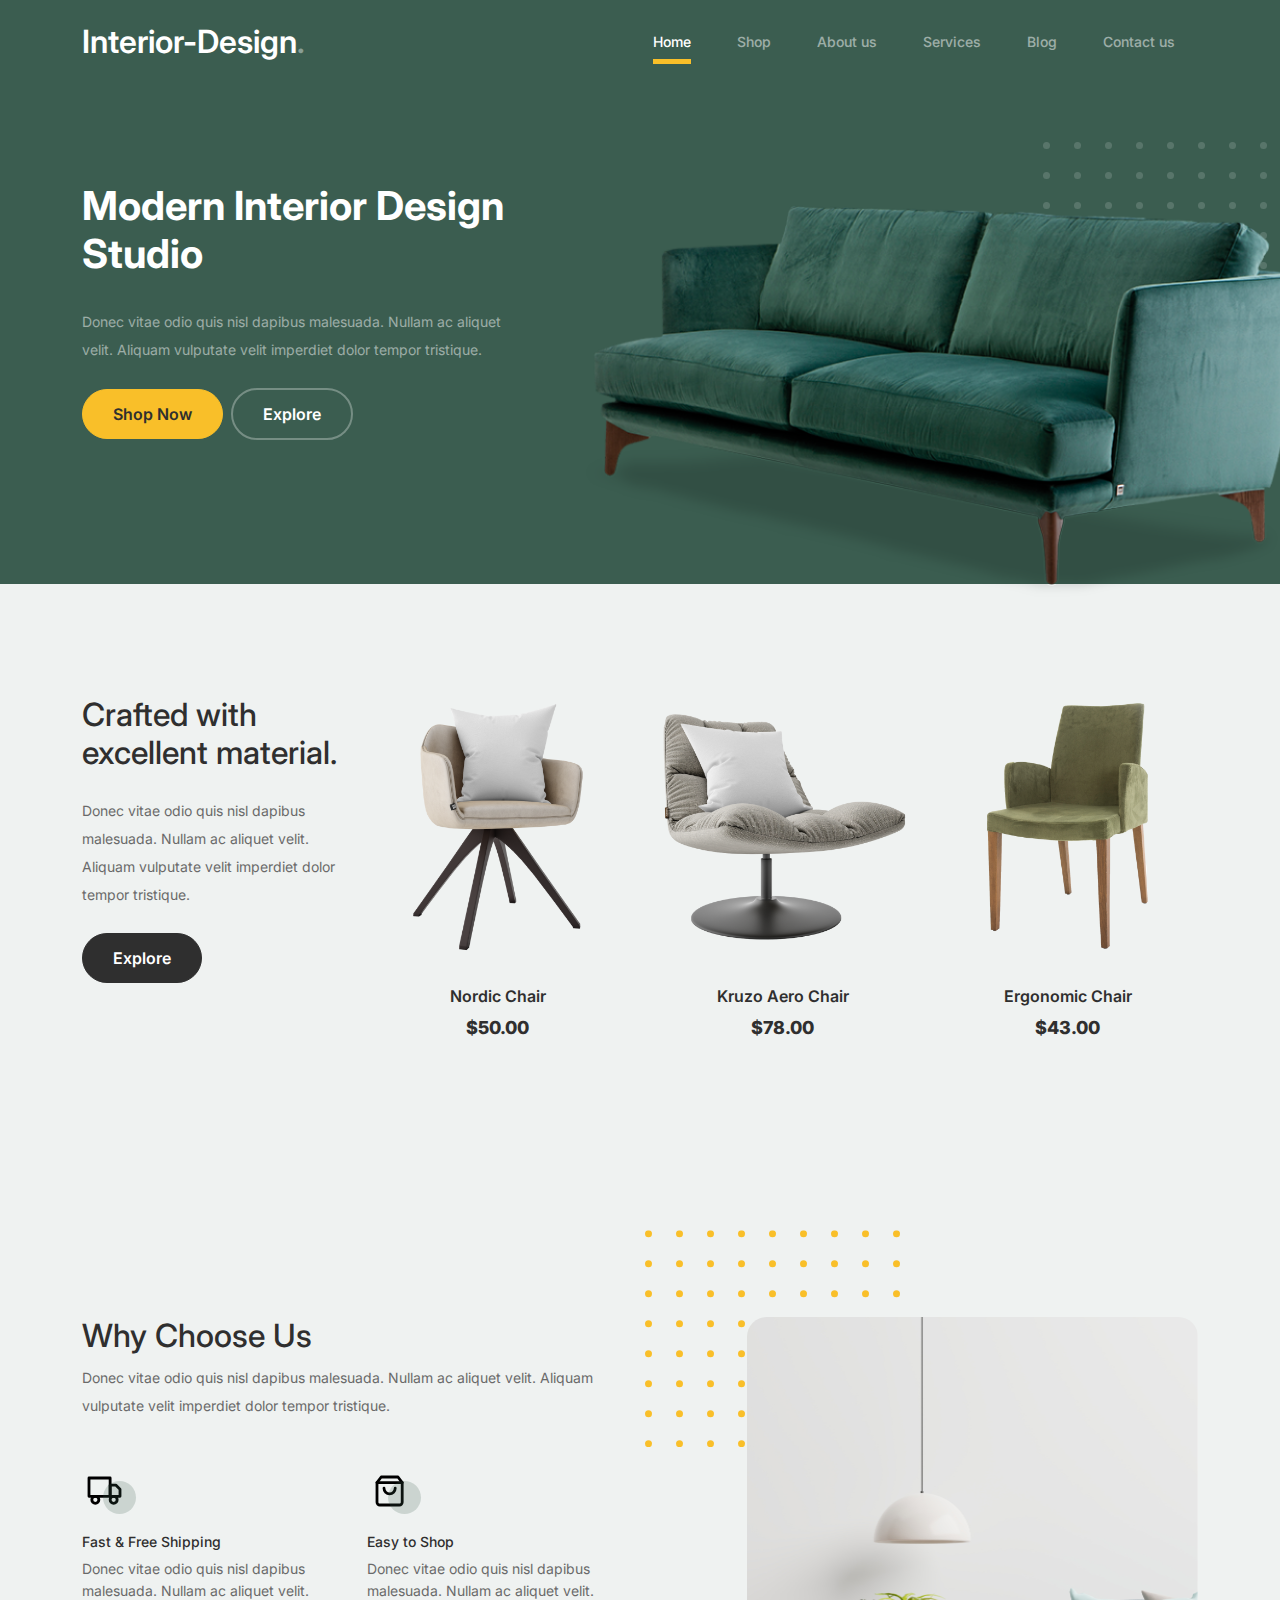
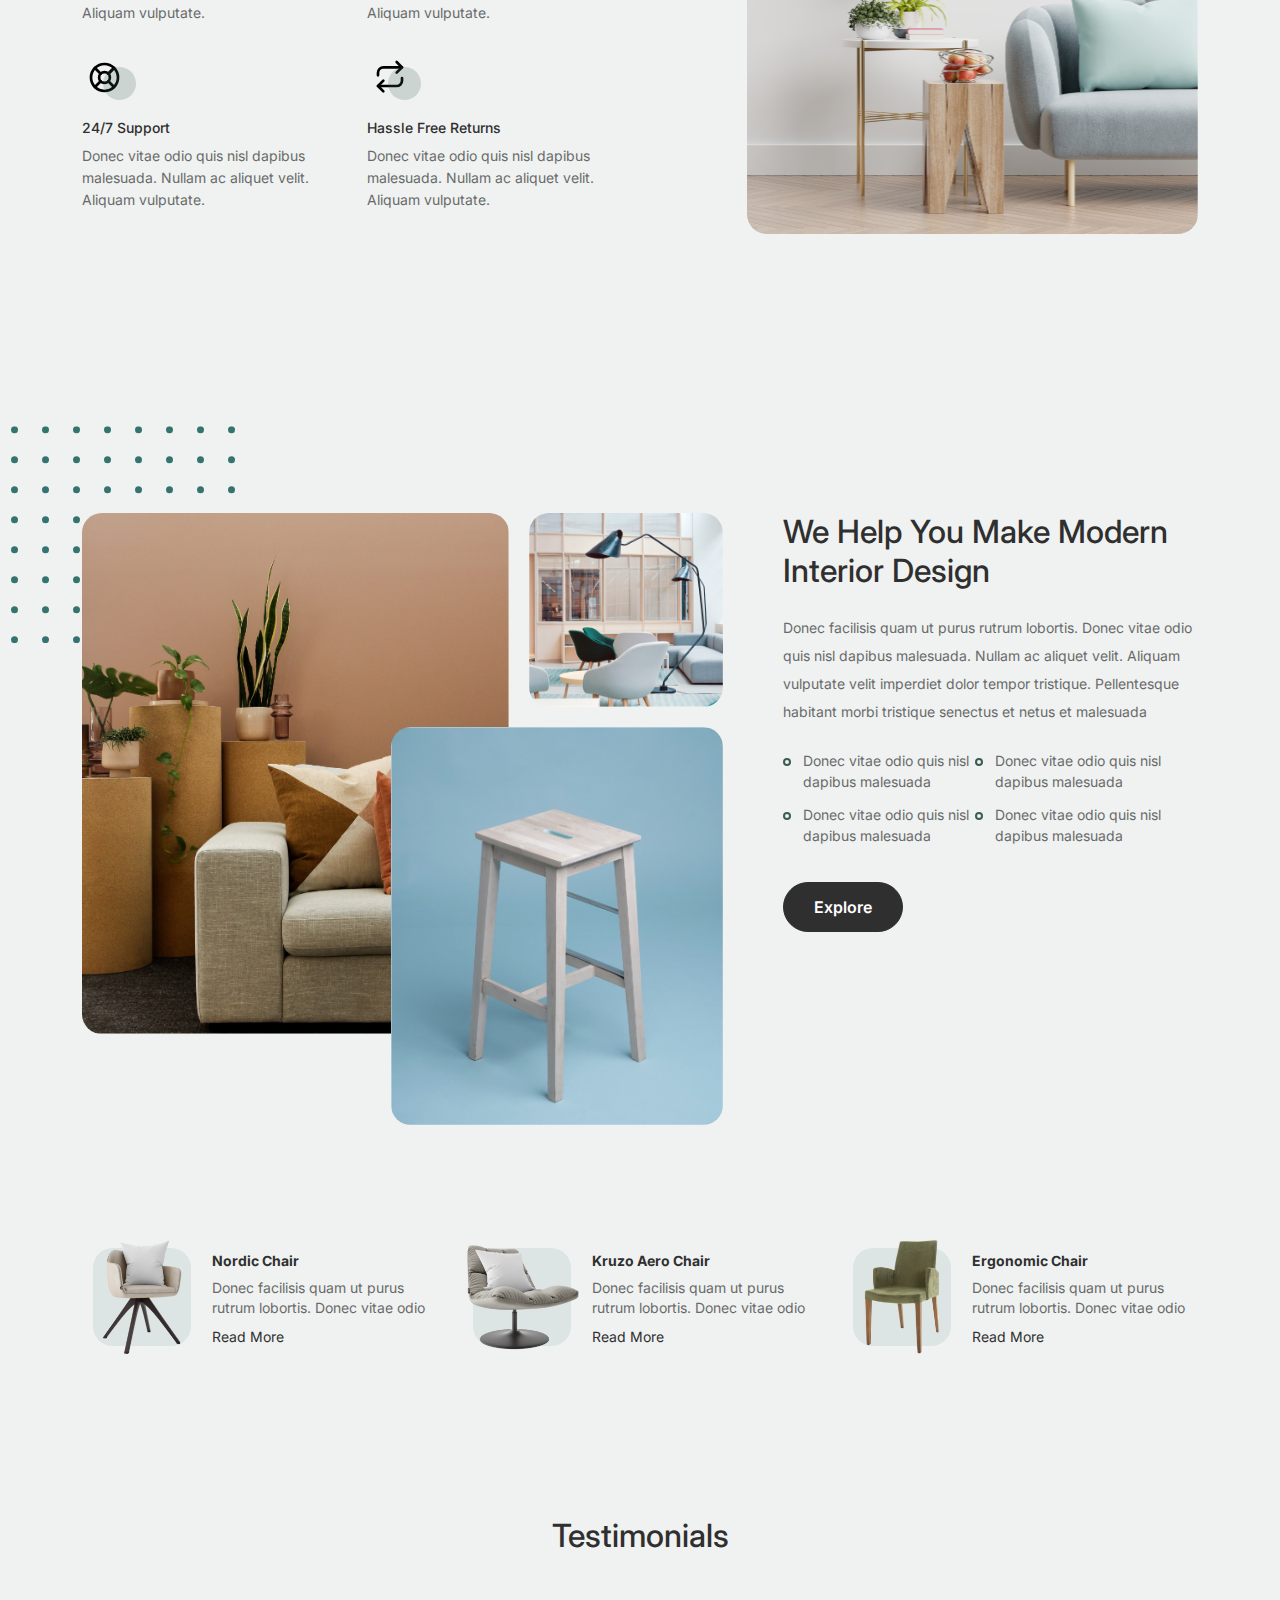
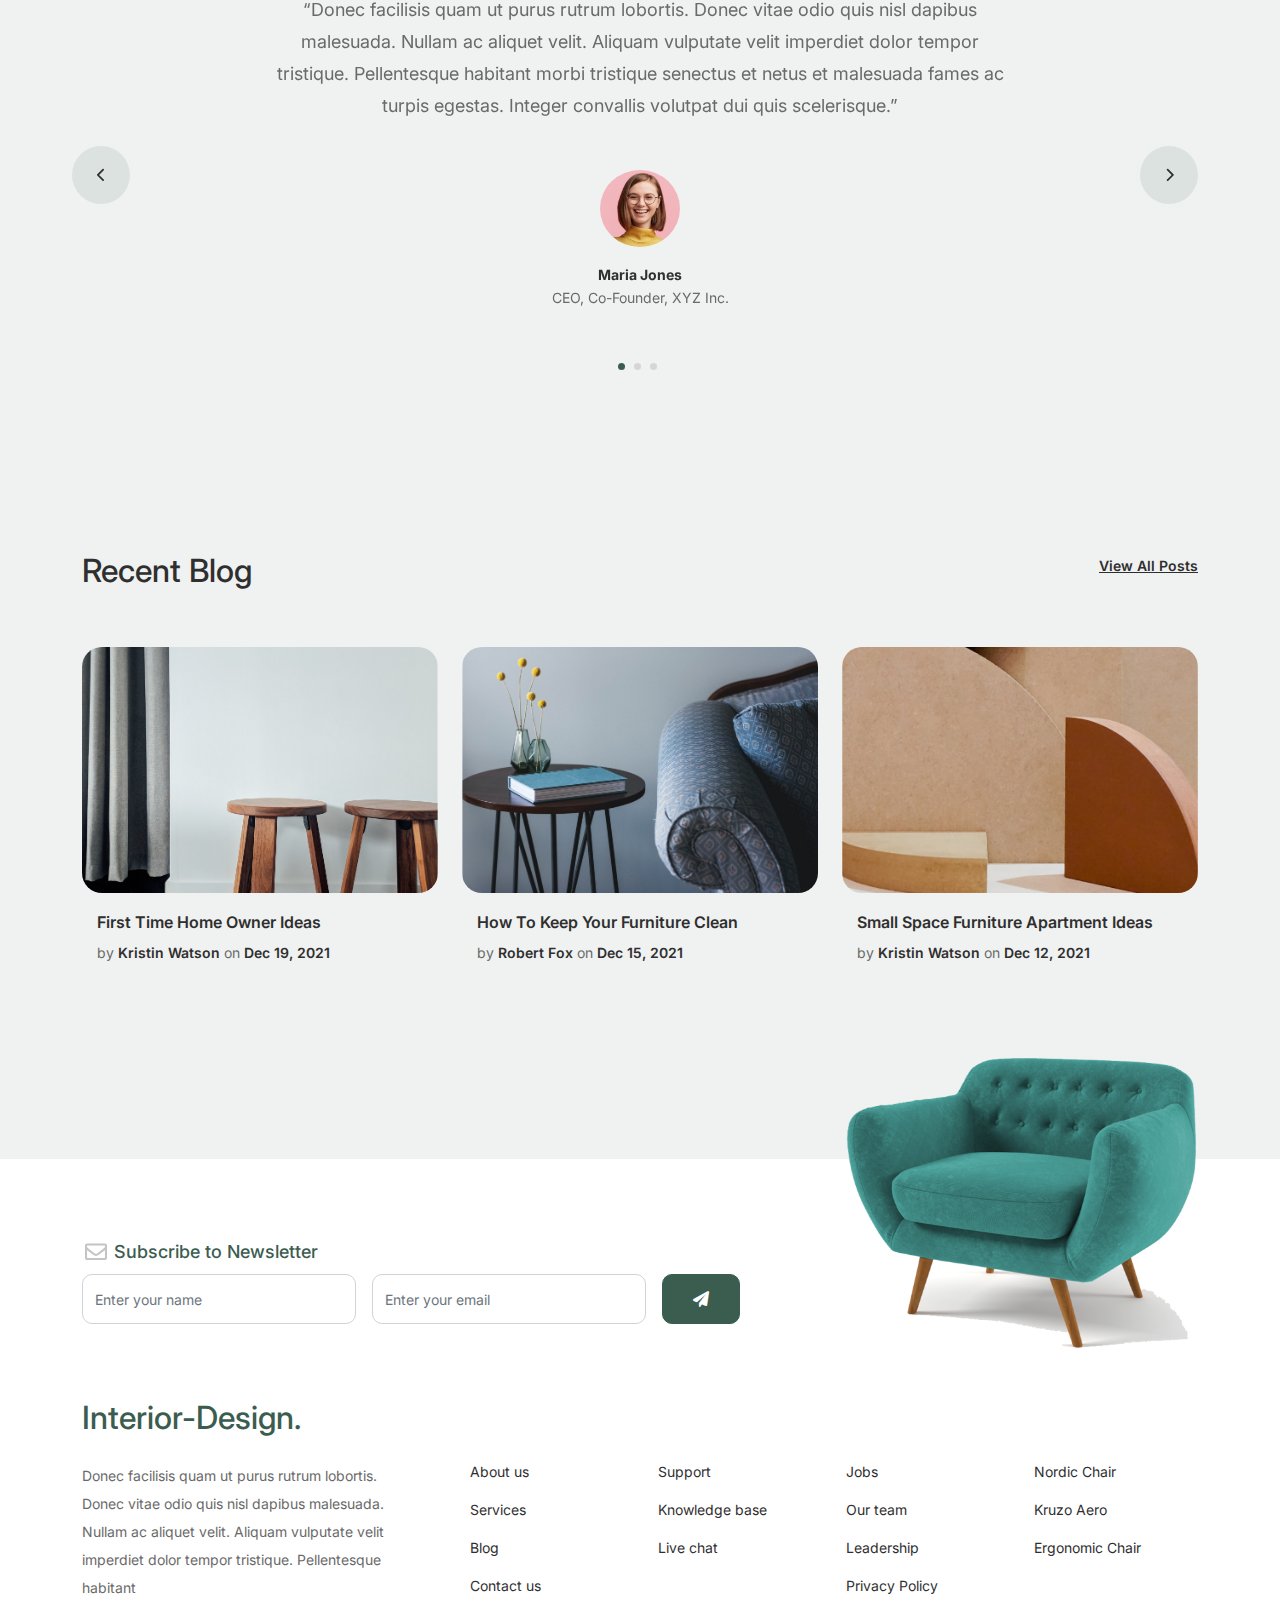
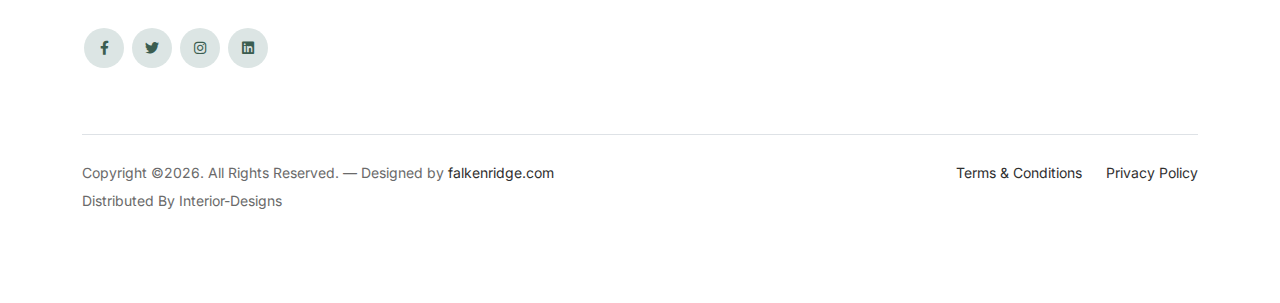
<file: index.html>
<!doctype html>
<html lang="en">
<head>
  <meta charset="utf-8">
  <meta name="viewport" content="width=device-width, initial-scale=1, shrink-to-fit=no">
  <meta name="author" content="falkenridge.com">
  <link rel="shortcut icon" href="">

  <meta name="description" content="" />
  <meta name="keywords" content="bootstrap, bootstrap4" />

		<!-- Bootstrap CSS -->
		<link href="css/bootstrap.min.css" rel="stylesheet">
		<link href="https://cdnjs.cloudflare.com/ajax/libs/font-awesome/6.0.0-beta3/css/all.min.css" rel="stylesheet">
		<link href="css/tiny-slider.css" rel="stylesheet">
		<link href="css/style.css" rel="stylesheet">
		<title>Interior-Design </title>
	</head>

	<body>

		<!-- Start Header/Navigation -->
		<nav class="custom-navbar navbar navbar navbar-expand-md navbar-dark bg-dark" arial-label="Furni navigation bar">

			<div class="container">
				<a class="navbar-brand" href="index.html">Interior-Design<span>.</span></a>

				<button class="navbar-toggler" type="button" data-bs-toggle="collapse" data-bs-target="#navbarsFurni" aria-controls="navbarsFurni" aria-expanded="false" aria-label="Toggle navigation">
					<span class="navbar-toggler-icon"></span>
				</button>

				<div class="collapse navbar-collapse" id="navbarsFurni">
					<ul class="custom-navbar-nav navbar-nav ms-auto mb-2 mb-md-0">
						<li class="nav-item active">
							<a class="nav-link" href="index.html">Home</a>
						</li>
						<li><a class="nav-link" href="shop.html">Shop</a></li>
						<li><a class="nav-link" href="about.html">About us</a></li>
						<li><a class="nav-link" href="services.html">Services</a></li>
						<li><a class="nav-link" href="blog.html">Blog</a></li>
						<li><a class="nav-link" href="contact.html">Contact us</a></li>
					</ul>

					<!-- <ul class="custom-navbar-cta navbar-nav mb-2 mb-md-0 ms-5">
						<li><a class="nav-link" href="#"><img src="images/user.svg"></a></li>
						<li><a class="nav-link" href="cart.html"><img src="images/cart.svg"></a></li>
					</ul> -->
				</div>
			</div>
				
		</nav>
		<!-- End Header/Navigation -->

		<!-- Start Hero Section -->
			<div class="hero">
				<div class="container">
					<div class="row justify-content-between">
						<div class="col-lg-5">
							<div class="intro-excerpt">
								<h1>Modern Interior <span clsas="d-block">Design Studio</span></h1>
								<p class="mb-4">Donec vitae odio quis nisl dapibus malesuada. Nullam ac aliquet velit. Aliquam vulputate velit imperdiet dolor tempor tristique.</p>
								<p><a href="" class="btn btn-secondary me-2">Shop Now</a><a href="#" class="btn btn-white-outline">Explore</a></p>
							</div>
						</div>
						<div class="col-lg-7">
							<div class="hero-img-wrap">
								<img src="images/couch.png" class="img-fluid">
							</div>
						</div>
					</div>
				</div>
			</div>
		<!-- End Hero Section -->

		<!-- Start Product Section -->
		<div class="product-section">
			<div class="container">
				<div class="row">

					<!-- Start Column 1 -->
					<div class="col-md-12 col-lg-3 mb-5 mb-lg-0">
						<h2 class="mb-4 section-title">Crafted with excellent material.</h2>
						<p class="mb-4">Donec vitae odio quis nisl dapibus malesuada. Nullam ac aliquet velit. Aliquam vulputate velit imperdiet dolor tempor tristique. </p>
						<p><a href="shop.html" class="btn">Explore</a></p>
					</div> 
					<!-- End Column 1 -->

					<!-- Start Column 2 -->
					<div class="col-12 col-md-4 col-lg-3 mb-5 mb-md-0">
						<a class="product-item" href="cart.html">
							<img src="images/product-1.png" class="img-fluid product-thumbnail">
							<h3 class="product-title">Nordic Chair</h3>
							<strong class="product-price">$50.00</strong>

							<span class="icon-cross">
								<img src="images/cross.svg" class="img-fluid">
							</span>
						</a>
					</div> 
					<!-- End Column 2 -->

					<!-- Start Column 3 -->
					<div class="col-12 col-md-4 col-lg-3 mb-5 mb-md-0">
						<a class="product-item" href="cart.html">
							<img src="images/product-2.png" class="img-fluid product-thumbnail">
							<h3 class="product-title">Kruzo Aero Chair</h3>
							<strong class="product-price">$78.00</strong>

							<span class="icon-cross">
								<img src="images/cross.svg" class="img-fluid">
							</span>
						</a>
					</div>
					<!-- End Column 3 -->

					<!-- Start Column 4 -->
					<div class="col-12 col-md-4 col-lg-3 mb-5 mb-md-0">
						<a class="product-item" href="cart.html">
							<img src="images/product-3.png" class="img-fluid product-thumbnail">
							<h3 class="product-title">Ergonomic Chair</h3>
							<strong class="product-price">$43.00</strong>

							<span class="icon-cross">
								<img src="images/cross.svg" class="img-fluid">
							</span>
						</a>
					</div>
					<!-- End Column 4 -->

				</div>
			</div>
		</div>
		<!-- End Product Section -->

		<!-- Start Why Choose Us Section -->
		<div class="why-choose-section">
			<div class="container">
				<div class="row justify-content-between">
					<div class="col-lg-6">
						<h2 class="section-title">Why Choose Us</h2>
						<p>Donec vitae odio quis nisl dapibus malesuada. Nullam ac aliquet velit. Aliquam vulputate velit imperdiet dolor tempor tristique.</p>

						<div class="row my-5">
							<div class="col-6 col-md-6">
								<div class="feature">
									<div class="icon">
										<img src="images/truck.svg" alt="Image" class="imf-fluid">
									</div>
									<h3>Fast &amp; Free Shipping</h3>
									<p>Donec vitae odio quis nisl dapibus malesuada. Nullam ac aliquet velit. Aliquam vulputate.</p>
								</div>
							</div>

							<div class="col-6 col-md-6">
								<div class="feature">
									<div class="icon">
										<img src="images/bag.svg" alt="Image" class="imf-fluid">
									</div>
									<h3>Easy to Shop</h3>
									<p>Donec vitae odio quis nisl dapibus malesuada. Nullam ac aliquet velit. Aliquam vulputate.</p>
								</div>
							</div>

							<div class="col-6 col-md-6">
								<div class="feature">
									<div class="icon">
										<img src="images/support.svg" alt="Image" class="imf-fluid">
									</div>
									<h3>24/7 Support</h3>
									<p>Donec vitae odio quis nisl dapibus malesuada. Nullam ac aliquet velit. Aliquam vulputate.</p>
								</div>
							</div>

							<div class="col-6 col-md-6">
								<div class="feature">
									<div class="icon">
										<img src="images/return.svg" alt="Image" class="imf-fluid">
									</div>
									<h3>Hassle Free Returns</h3>
									<p>Donec vitae odio quis nisl dapibus malesuada. Nullam ac aliquet velit. Aliquam vulputate.</p>
								</div>
							</div>

						</div>
					</div>

					<div class="col-lg-5">
						<div class="img-wrap">
							<img src="images/why-choose-us-img.jpg" alt="Image" class="img-fluid">
						</div>
					</div>

				</div>
			</div>
		</div>
		<!-- End Why Choose Us Section -->

		<!-- Start We Help Section -->
		<div class="we-help-section">
			<div class="container">
				<div class="row justify-content-between">
					<div class="col-lg-7 mb-5 mb-lg-0">
						<div class="imgs-grid">
							<div class="grid grid-1"><img src="images/img-grid-1.jpg" alt="falkenridge.com"></div>
							<div class="grid grid-2"><img src="images/img-grid-2.jpg" alt="falkenridge.com"></div>
							<div class="grid grid-3"><img src="images/img-grid-3.jpg" alt="falkenridge.com"></div>
						</div>
					</div>
					<div class="col-lg-5 ps-lg-5">
						<h2 class="section-title mb-4">We Help You Make Modern Interior Design</h2>
						<p>Donec facilisis quam ut purus rutrum lobortis. Donec vitae odio quis nisl dapibus malesuada. Nullam ac aliquet velit. Aliquam vulputate velit imperdiet dolor tempor tristique. Pellentesque habitant morbi tristique senectus et netus et malesuada</p>

						<ul class="list-unstyled custom-list my-4">
							<li>Donec vitae odio quis nisl dapibus malesuada</li>
							<li>Donec vitae odio quis nisl dapibus malesuada</li>
							<li>Donec vitae odio quis nisl dapibus malesuada</li>
							<li>Donec vitae odio quis nisl dapibus malesuada</li>
						</ul>
						<p><a herf="#" class="btn">Explore</a></p>
					</div>
				</div>
			</div>
		</div>
		<!-- End We Help Section -->

		<!-- Start Popular Product -->
		<div class="popular-product">
			<div class="container">
				<div class="row">

					<div class="col-12 col-md-6 col-lg-4 mb-4 mb-lg-0">
						<div class="product-item-sm d-flex">
							<div class="thumbnail">
								<img src="images/product-1.png" alt="Image" class="img-fluid">
							</div>
							<div class="pt-3">
								<h3>Nordic Chair</h3>
								<p>Donec facilisis quam ut purus rutrum lobortis. Donec vitae odio </p>
								<p><a href="#">Read More</a></p>
							</div>
						</div>
					</div>

					<div class="col-12 col-md-6 col-lg-4 mb-4 mb-lg-0">
						<div class="product-item-sm d-flex">
							<div class="thumbnail">
								<img src="images/product-2.png" alt="Image" class="img-fluid">
							</div>
							<div class="pt-3">
								<h3>Kruzo Aero Chair</h3>
								<p>Donec facilisis quam ut purus rutrum lobortis. Donec vitae odio </p>
								<p><a href="#">Read More</a></p>
							</div>
						</div>
					</div>

					<div class="col-12 col-md-6 col-lg-4 mb-4 mb-lg-0">
						<div class="product-item-sm d-flex">
							<div class="thumbnail">
								<img src="images/product-3.png" alt="Image" class="img-fluid">
							</div>
							<div class="pt-3">
								<h3>Ergonomic Chair</h3>
								<p>Donec facilisis quam ut purus rutrum lobortis. Donec vitae odio </p>
								<p><a href="#">Read More</a></p>
							</div>
						</div>
					</div>

				</div>
			</div>
		</div>
		<!-- End Popular Product -->

		<!-- Start Testimonial Slider -->
		<div class="testimonial-section">
			<div class="container">
				<div class="row">
					<div class="col-lg-7 mx-auto text-center">
						<h2 class="section-title">Testimonials</h2>
					</div>
				</div>

				<div class="row justify-content-center">
					<div class="col-lg-12">
						<div class="testimonial-slider-wrap text-center">

							<div id="testimonial-nav">
								<span class="prev" data-controls="prev"><span class="fa fa-chevron-left"></span></span>
								<span class="next" data-controls="next"><span class="fa fa-chevron-right"></span></span>
							</div>

							<div class="testimonial-slider">
								
								<div class="item">
									<div class="row justify-content-center">
										<div class="col-lg-8 mx-auto">

											<div class="testimonial-block text-center">
												<blockquote class="mb-5">
													<p>&ldquo;Donec facilisis quam ut purus rutrum lobortis. Donec vitae odio quis nisl dapibus malesuada. Nullam ac aliquet velit. Aliquam vulputate velit imperdiet dolor tempor tristique. Pellentesque habitant morbi tristique senectus et netus et malesuada fames ac turpis egestas. Integer convallis volutpat dui quis scelerisque.&rdquo;</p>
												</blockquote>

												<div class="author-info">
													<div class="author-pic">
														<img src="images/person-1.png" alt="Maria Jones" class="img-fluid">
													</div>
													<h3 class="font-weight-bold">Maria Jones</h3>
													<span class="position d-block mb-3">CEO, Co-Founder, XYZ Inc.</span>
												</div>
											</div>

										</div>
									</div>
								</div> 
								<!-- END item -->

								<div class="item">
									<div class="row justify-content-center">
										<div class="col-lg-8 mx-auto">

											<div class="testimonial-block text-center">
												<blockquote class="mb-5">
													<p>&ldquo;Donec facilisis quam ut purus rutrum lobortis. Donec vitae odio quis nisl dapibus malesuada. Nullam ac aliquet velit. Aliquam vulputate velit imperdiet dolor tempor tristique. Pellentesque habitant morbi tristique senectus et netus et malesuada fames ac turpis egestas. Integer convallis volutpat dui quis scelerisque.&rdquo;</p>
												</blockquote>

												<div class="author-info">
													<div class="author-pic">
														<img src="images/person-1.png" alt="Maria Jones" class="img-fluid">
													</div>
													<h3 class="font-weight-bold">Maria Jones</h3>
													<span class="position d-block mb-3">CEO, Co-Founder, XYZ Inc.</span>
												</div>
											</div>

										</div>
									</div>
								</div> 
								<!-- END item -->

								<div class="item">
									<div class="row justify-content-center">
										<div class="col-lg-8 mx-auto">

											<div class="testimonial-block text-center">
												<blockquote class="mb-5">
													<p>&ldquo;Donec facilisis quam ut purus rutrum lobortis. Donec vitae odio quis nisl dapibus malesuada. Nullam ac aliquet velit. Aliquam vulputate velit imperdiet dolor tempor tristique. Pellentesque habitant morbi tristique senectus et netus et malesuada fames ac turpis egestas. Integer convallis volutpat dui quis scelerisque.&rdquo;</p>
												</blockquote>

												<div class="author-info">
													<div class="author-pic">
														<img src="images/person-1.png" alt="Maria Jones" class="img-fluid">
													</div>
													<h3 class="font-weight-bold">Maria Jones</h3>
													<span class="position d-block mb-3">CEO, Co-Founder, XYZ Inc.</span>
												</div>
											</div>

										</div>
									</div>
								</div> 
								<!-- END item -->

							</div>

						</div>
					</div>
				</div>
			</div>
		</div>
		<!-- End Testimonial Slider -->

		<!-- Start Blog Section -->
		<div class="blog-section">
			<div class="container">
				<div class="row mb-5">
					<div class="col-md-6">
						<h2 class="section-title">Recent Blog</h2>
					</div>
					<div class="col-md-6 text-start text-md-end">
						<a href="#" class="more">View All Posts</a>
					</div>
				</div>

				<div class="row">

					<div class="col-12 col-sm-6 col-md-4 mb-4 mb-md-0">
						<div class="post-entry">
							<a href="#" class="post-thumbnail"><img src="images/post-1.jpg" alt="Image" class="img-fluid"></a>
							<div class="post-content-entry">
								<h3><a href="#">First Time Home Owner Ideas</a></h3>
								<div class="meta">
									<span>by <a href="#">Kristin Watson</a></span> <span>on <a href="#">Dec 19, 2021</a></span>
								</div>
							</div>
						</div>
					</div>

					<div class="col-12 col-sm-6 col-md-4 mb-4 mb-md-0">
						<div class="post-entry">
							<a href="#" class="post-thumbnail"><img src="images/post-2.jpg" alt="Image" class="img-fluid"></a>
							<div class="post-content-entry">
								<h3><a href="#">How To Keep Your Furniture Clean</a></h3>
								<div class="meta">
									<span>by <a href="#">Robert Fox</a></span> <span>on <a href="#">Dec 15, 2021</a></span>
								</div>
							</div>
						</div>
					</div>

					<div class="col-12 col-sm-6 col-md-4 mb-4 mb-md-0">
						<div class="post-entry">
							<a href="#" class="post-thumbnail"><img src="images/post-3.jpg" alt="Image" class="img-fluid"></a>
							<div class="post-content-entry">
								<h3><a href="#">Small Space Furniture Apartment Ideas</a></h3>
								<div class="meta">
									<span>by <a href="#">Kristin Watson</a></span> <span>on <a href="#">Dec 12, 2021</a></span>
								</div>
							</div>
						</div>
					</div>

				</div>
			</div>
		</div>
		<!-- End Blog Section -->	

		<!-- Start Footer Section -->
		<footer class="footer-section">
			<div class="container relative">

				<div class="sofa-img">
					<img src="images/sofa.png" alt="Image" class="img-fluid">
				</div>

				<div class="row">
					<div class="col-lg-8">
						<div class="subscription-form">
							<h3 class="d-flex align-items-center"><span class="me-1"><img src="images/envelope-outline.svg" alt="Image" class="img-fluid"></span><span>Subscribe to Newsletter</span></h3>

							<form action="#" class="row g-3">
								<div class="col-auto">
									<input type="text" class="form-control" placeholder="Enter your name">
								</div>
								<div class="col-auto">
									<input type="email" class="form-control" placeholder="Enter your email">
								</div>
								<div class="col-auto">
									<button class="btn btn-primary">
										<span class="fa fa-paper-plane"></span>
									</button>
								</div>
							</form>

						</div>
					</div>
				</div>

				<div class="row g-5 mb-5">
					<div class="col-lg-4">
						<div class="mb-4 footer-logo-wrap"><a href="#" class="footer-logo">Interior-Design<span>.</span></a></div>
						<p class="mb-4">Donec facilisis quam ut purus rutrum lobortis. Donec vitae odio quis nisl dapibus malesuada. Nullam ac aliquet velit. Aliquam vulputate velit imperdiet dolor tempor tristique. Pellentesque habitant</p>

						<ul class="list-unstyled custom-social">
							<li><a href="#"><span class="fa fa-brands fa-facebook-f"></span></a></li>
							<li><a href="#"><span class="fa fa-brands fa-twitter"></span></a></li>
							<li><a href="#"><span class="fa fa-brands fa-instagram"></span></a></li>
							<li><a href="#"><span class="fa fa-brands fa-linkedin"></span></a></li>
						</ul>
					</div>

					<div class="col-lg-8">
						<div class="row links-wrap">
							<div class="col-6 col-sm-6 col-md-3">
								<ul class="list-unstyled">
									<li><a href="#">About us</a></li>
									<li><a href="#">Services</a></li>
									<li><a href="#">Blog</a></li>
									<li><a href="#">Contact us</a></li>
								</ul>
							</div>

							<div class="col-6 col-sm-6 col-md-3">
								<ul class="list-unstyled">
									<li><a href="#">Support</a></li>
									<li><a href="#">Knowledge base</a></li>
									<li><a href="#">Live chat</a></li>
								</ul>
							</div>

							<div class="col-6 col-sm-6 col-md-3">
								<ul class="list-unstyled">
									<li><a href="#">Jobs</a></li>
									<li><a href="#">Our team</a></li>
									<li><a href="#">Leadership</a></li>
									<li><a href="#">Privacy Policy</a></li>
								</ul>
							</div>

							<div class="col-6 col-sm-6 col-md-3">
								<ul class="list-unstyled">
									<li><a href="#">Nordic Chair</a></li>
									<li><a href="#">Kruzo Aero</a></li>
									<li><a href="#">Ergonomic Chair</a></li>
								</ul>
							</div>
						</div>
					</div>

				</div>

				<div class="border-top copyright">
					<div class="row pt-4">
						<div class="col-lg-6">
							<p class="mb-2 text-center text-lg-start">Copyright &copy;<script>document.write(new Date().getFullYear());</script>. All Rights Reserved. &mdash; Designed by <a href="https://falkenridge.com">falkenridge.com</a> Distributed By <a hreff="https://Interior-Designs.com">Interior-Designs</a>  <!-- License information: https://falkenridge.com/license/ -->
            </p>
						</div>

						<div class="col-lg-6 text-center text-lg-end">
							<ul class="list-unstyled d-inline-flex ms-auto">
								<li class="me-4"><a href="#">Terms &amp; Conditions</a></li>
								<li><a href="#">Privacy Policy</a></li>
							</ul>
						</div>

					</div>
				</div>

			</div>
		</footer>
		<!-- End Footer Section -->	


		<script src="js/bootstrap.bundle.min.js"></script>
		<script src="js/tiny-slider.js"></script>
		<script src="js/custom.js"></script>
	</body>

</html>
</file>
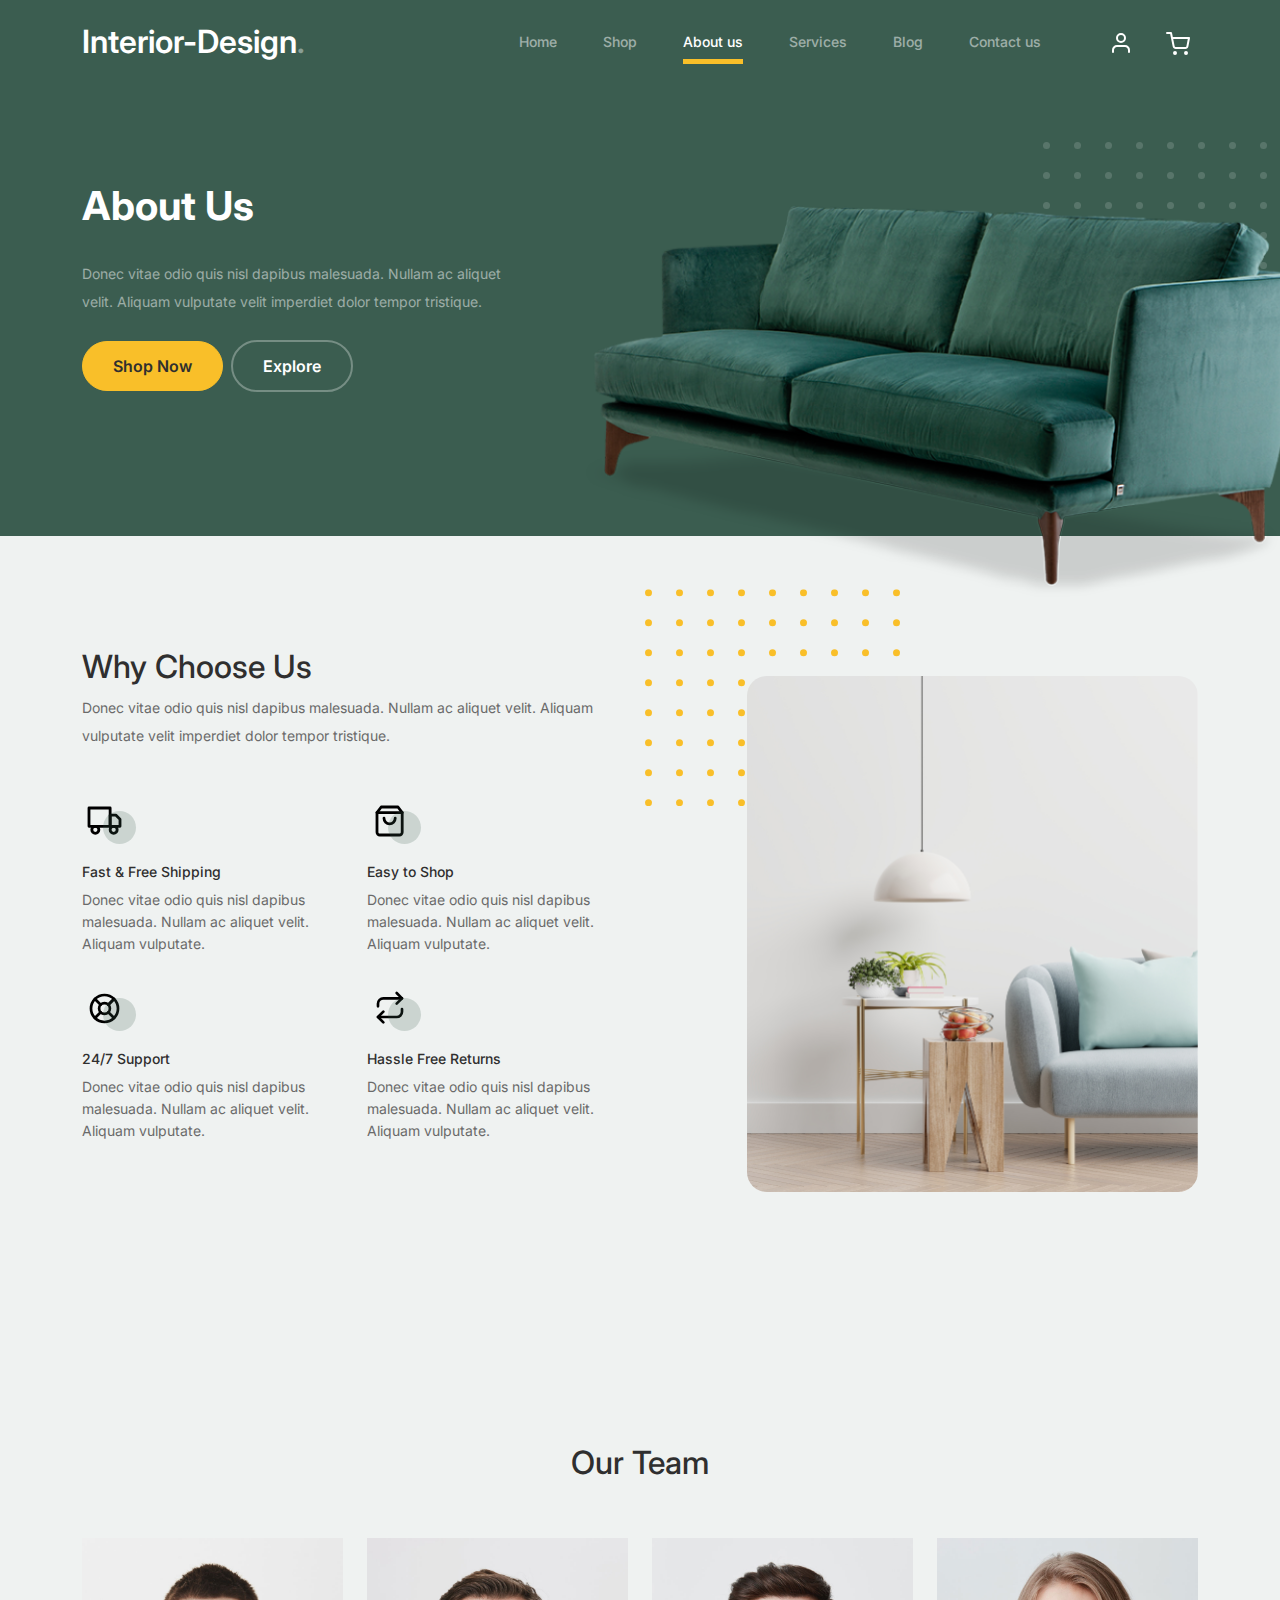
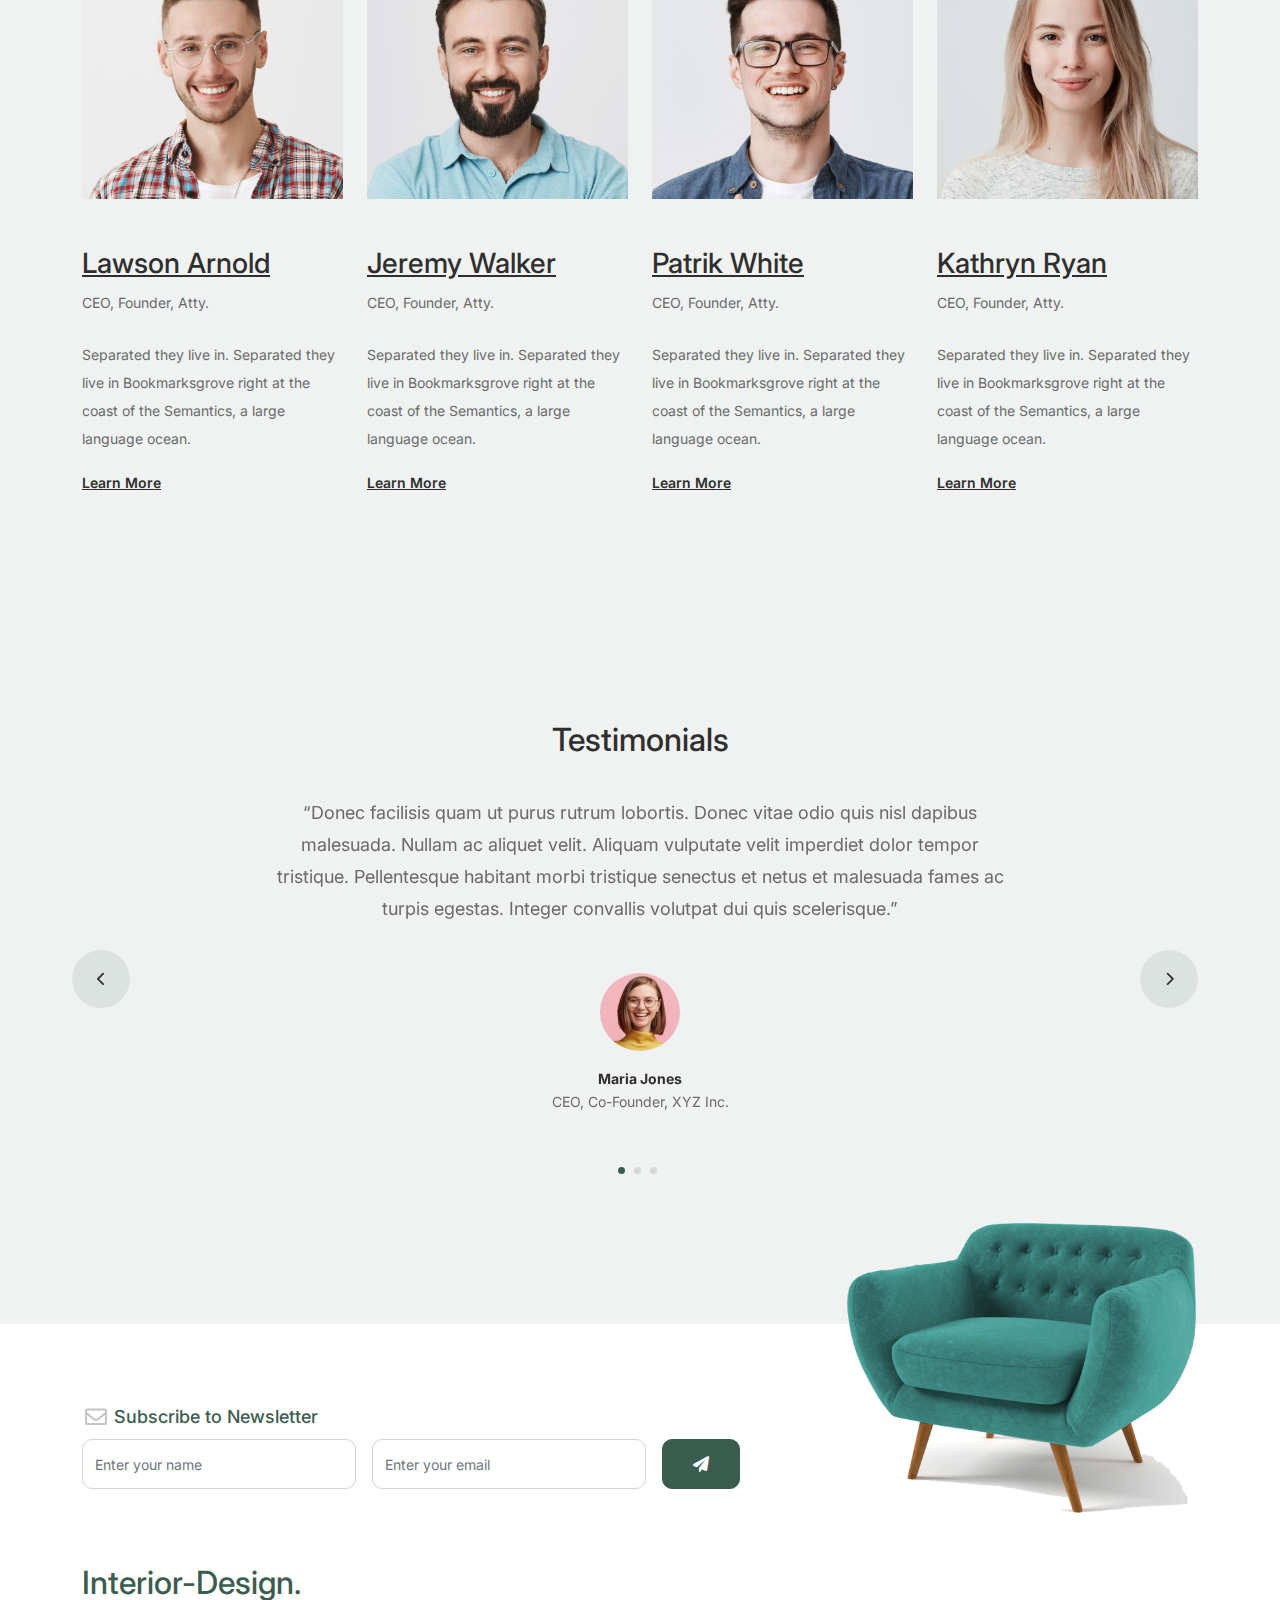
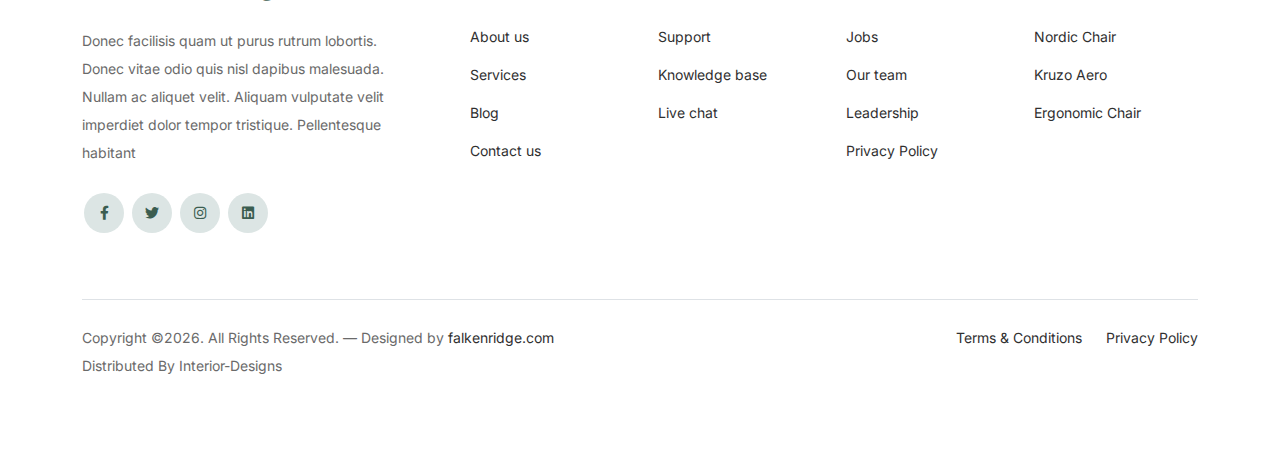
<file: about.html>
<!-- /*
* Bootstrap 5
* Template Name: Furni
* Template Author: falkenridge.com
* Template URI: https://falkenridge.com/
* License: https://creativecommons.org/licenses/by/3.0/
*/ -->
<!doctype html>
<html lang="en">
<head>
  <meta charset="utf-8">
  <meta name="viewport" content="width=device-width, initial-scale=1, shrink-to-fit=no">
  <meta name="author" content="falkenridge.com">
  <link rel="shortcut icon" href="favicon.png">

  <meta name="description" content="" />
  <meta name="keywords" content="bootstrap, bootstrap4" />

		<!-- Bootstrap CSS -->
		<link href="css/bootstrap.min.css" rel="stylesheet">
		<link href="https://cdnjs.cloudflare.com/ajax/libs/font-awesome/6.0.0-beta3/css/all.min.css" rel="stylesheet">
		<link href="css/tiny-slider.css" rel="stylesheet">
		<link href="css/style.css" rel="stylesheet">
		<title>Interior-Design </title>
	</head>

	<body>

		<!-- Start Header/Navigation -->
		<nav class="custom-navbar navbar navbar navbar-expand-md navbar-dark bg-dark" arial-label="Furni navigation bar">

			<div class="container">
				<a class="navbar-brand" href="index.html">Interior-Design<span>.</span></a>

				<button class="navbar-toggler" type="button" data-bs-toggle="collapse" data-bs-target="#navbarsFurni" aria-controls="navbarsFurni" aria-expanded="false" aria-label="Toggle navigation">
					<span class="navbar-toggler-icon"></span>
				</button>

				<div class="collapse navbar-collapse" id="navbarsFurni">
					<ul class="custom-navbar-nav navbar-nav ms-auto mb-2 mb-md-0">
						<li class="nav-item ">
							<a class="nav-link" href="index.html">Home</a>
						</li>
						<li><a class="nav-link" href="shop.html">Shop</a></li>
						<li class="active"><a class="nav-link" href="about.html">About us</a></li>
						<li><a class="nav-link" href="services.html">Services</a></li>
						<li><a class="nav-link" href="blog.html">Blog</a></li>
						<li><a class="nav-link" href="contact.html">Contact us</a></li>
					</ul>

					<ul class="custom-navbar-cta navbar-nav mb-2 mb-md-0 ms-5">
						<li><a class="nav-link" href="#"><img src="images/user.svg"></a></li>
						<li><a class="nav-link" href="cart.html"><img src="images/cart.svg"></a></li>
					</ul>
				</div>
			</div>
				
		</nav>
		<!-- End Header/Navigation -->

		<!-- Start Hero Section -->
			<div class="hero">
				<div class="container">
					<div class="row justify-content-between">
						<div class="col-lg-5">
							<div class="intro-excerpt">
								<h1>About Us</h1>
								<p class="mb-4">Donec vitae odio quis nisl dapibus malesuada. Nullam ac aliquet velit. Aliquam vulputate velit imperdiet dolor tempor tristique.</p>
								<p><a href="" class="btn btn-secondary me-2">Shop Now</a><a href="#" class="btn btn-white-outline">Explore</a></p>
							</div>
						</div>
						<div class="col-lg-7">
							<div class="hero-img-wrap">
								<img src="images/couch.png" class="img-fluid">
							</div>
						</div>
					</div>
				</div>
			</div>
		<!-- End Hero Section -->

		

		<!-- Start Why Choose Us Section -->
		<div class="why-choose-section">
			<div class="container">
				<div class="row justify-content-between align-items-center">
					<div class="col-lg-6">
						<h2 class="section-title">Why Choose Us</h2>
						<p>Donec vitae odio quis nisl dapibus malesuada. Nullam ac aliquet velit. Aliquam vulputate velit imperdiet dolor tempor tristique.</p>

						<div class="row my-5">
							<div class="col-6 col-md-6">
								<div class="feature">
									<div class="icon">
										<img src="images/truck.svg" alt="Image" class="imf-fluid">
									</div>
									<h3>Fast &amp; Free Shipping</h3>
									<p>Donec vitae odio quis nisl dapibus malesuada. Nullam ac aliquet velit. Aliquam vulputate.</p>
								</div>
							</div>

							<div class="col-6 col-md-6">
								<div class="feature">
									<div class="icon">
										<img src="images/bag.svg" alt="Image" class="imf-fluid">
									</div>
									<h3>Easy to Shop</h3>
									<p>Donec vitae odio quis nisl dapibus malesuada. Nullam ac aliquet velit. Aliquam vulputate.</p>
								</div>
							</div>

							<div class="col-6 col-md-6">
								<div class="feature">
									<div class="icon">
										<img src="images/support.svg" alt="Image" class="imf-fluid">
									</div>
									<h3>24/7 Support</h3>
									<p>Donec vitae odio quis nisl dapibus malesuada. Nullam ac aliquet velit. Aliquam vulputate.</p>
								</div>
							</div>

							<div class="col-6 col-md-6">
								<div class="feature">
									<div class="icon">
										<img src="images/return.svg" alt="Image" class="imf-fluid">
									</div>
									<h3>Hassle Free Returns</h3>
									<p>Donec vitae odio quis nisl dapibus malesuada. Nullam ac aliquet velit. Aliquam vulputate.</p>
								</div>
							</div>

						</div>
					</div>

					<div class="col-lg-5">
						<div class="img-wrap">
							<img src="images/why-choose-us-img.jpg" alt="Image" class="img-fluid">
						</div>
					</div>

				</div>
			</div>
		</div>
		<!-- End Why Choose Us Section -->

		<!-- Start Team Section -->
		<div class="untree_co-section">
			<div class="container">

				<div class="row mb-5">
					<div class="col-lg-5 mx-auto text-center">
						<h2 class="section-title">Our Team</h2>
					</div>
				</div>

				<div class="row">

					<!-- Start Column 1 -->
					<div class="col-12 col-md-6 col-lg-3 mb-5 mb-md-0">
						<img src="images/person_1.jpg" class="img-fluid mb-5">
						<h3 clas><a href="#"><span class="">Lawson</span> Arnold</a></h3>
            <span class="d-block position mb-4">CEO, Founder, Atty.</span>
            <p>Separated they live in.
            Separated they live in Bookmarksgrove right at the coast of the Semantics, a large language ocean.</p>
            <p class="mb-0"><a href="#" class="more dark">Learn More <span class="icon-arrow_forward"></span></a></p>
					</div> 
					<!-- End Column 1 -->

					<!-- Start Column 2 -->
					<div class="col-12 col-md-6 col-lg-3 mb-5 mb-md-0">
						<img src="images/person_2.jpg" class="img-fluid mb-5">

						<h3 clas><a href="#"><span class="">Jeremy</span> Walker</a></h3>
            <span class="d-block position mb-4">CEO, Founder, Atty.</span>
            <p>Separated they live in.
            Separated they live in Bookmarksgrove right at the coast of the Semantics, a large language ocean.</p>
            <p class="mb-0"><a href="#" class="more dark">Learn More <span class="icon-arrow_forward"></span></a></p>

					</div> 
					<!-- End Column 2 -->

					<!-- Start Column 3 -->
					<div class="col-12 col-md-6 col-lg-3 mb-5 mb-md-0">
						<img src="images/person_3.jpg" class="img-fluid mb-5">
						<h3 clas><a href="#"><span class="">Patrik</span> White</a></h3>
            <span class="d-block position mb-4">CEO, Founder, Atty.</span>
            <p>Separated they live in.
            Separated they live in Bookmarksgrove right at the coast of the Semantics, a large language ocean.</p>
            <p class="mb-0"><a href="#" class="more dark">Learn More <span class="icon-arrow_forward"></span></a></p>
					</div> 
					<!-- End Column 3 -->

					<!-- Start Column 4 -->
					<div class="col-12 col-md-6 col-lg-3 mb-5 mb-md-0">
						<img src="images/person_4.jpg" class="img-fluid mb-5">

						<h3 clas><a href="#"><span class="">Kathryn</span> Ryan</a></h3>
            <span class="d-block position mb-4">CEO, Founder, Atty.</span>
            <p>Separated they live in.
            Separated they live in Bookmarksgrove right at the coast of the Semantics, a large language ocean.</p>
            <p class="mb-0"><a href="#" class="more dark">Learn More <span class="icon-arrow_forward"></span></a></p>

          
					</div> 
					<!-- End Column 4 -->

					

				</div>
			</div>
		</div>
		<!-- End Team Section -->

		

		<!-- Start Testimonial Slider -->
		<div class="testimonial-section before-footer-section">
			<div class="container">
				<div class="row">
					<div class="col-lg-7 mx-auto text-center">
						<h2 class="section-title">Testimonials</h2>
					</div>
				</div>

				<div class="row justify-content-center">
					<div class="col-lg-12">
						<div class="testimonial-slider-wrap text-center">

							<div id="testimonial-nav">
								<span class="prev" data-controls="prev"><span class="fa fa-chevron-left"></span></span>
								<span class="next" data-controls="next"><span class="fa fa-chevron-right"></span></span>
							</div>

							<div class="testimonial-slider">
								
								<div class="item">
									<div class="row justify-content-center">
										<div class="col-lg-8 mx-auto">

											<div class="testimonial-block text-center">
												<blockquote class="mb-5">
													<p>&ldquo;Donec facilisis quam ut purus rutrum lobortis. Donec vitae odio quis nisl dapibus malesuada. Nullam ac aliquet velit. Aliquam vulputate velit imperdiet dolor tempor tristique. Pellentesque habitant morbi tristique senectus et netus et malesuada fames ac turpis egestas. Integer convallis volutpat dui quis scelerisque.&rdquo;</p>
												</blockquote>

												<div class="author-info">
													<div class="author-pic">
														<img src="images/person-1.png" alt="Maria Jones" class="img-fluid">
													</div>
													<h3 class="font-weight-bold">Maria Jones</h3>
													<span class="position d-block mb-3">CEO, Co-Founder, XYZ Inc.</span>
												</div>
											</div>

										</div>
									</div>
								</div> 
								<!-- END item -->

								<div class="item">
									<div class="row justify-content-center">
										<div class="col-lg-8 mx-auto">

											<div class="testimonial-block text-center">
												<blockquote class="mb-5">
													<p>&ldquo;Donec facilisis quam ut purus rutrum lobortis. Donec vitae odio quis nisl dapibus malesuada. Nullam ac aliquet velit. Aliquam vulputate velit imperdiet dolor tempor tristique. Pellentesque habitant morbi tristique senectus et netus et malesuada fames ac turpis egestas. Integer convallis volutpat dui quis scelerisque.&rdquo;</p>
												</blockquote>

												<div class="author-info">
													<div class="author-pic">
														<img src="images/person-1.png" alt="Maria Jones" class="img-fluid">
													</div>
													<h3 class="font-weight-bold">Maria Jones</h3>
													<span class="position d-block mb-3">CEO, Co-Founder, XYZ Inc.</span>
												</div>
											</div>

										</div>
									</div>
								</div> 
								<!-- END item -->

								<div class="item">
									<div class="row justify-content-center">
										<div class="col-lg-8 mx-auto">

											<div class="testimonial-block text-center">
												<blockquote class="mb-5">
													<p>&ldquo;Donec facilisis quam ut purus rutrum lobortis. Donec vitae odio quis nisl dapibus malesuada. Nullam ac aliquet velit. Aliquam vulputate velit imperdiet dolor tempor tristique. Pellentesque habitant morbi tristique senectus et netus et malesuada fames ac turpis egestas. Integer convallis volutpat dui quis scelerisque.&rdquo;</p>
												</blockquote>

												<div class="author-info">
													<div class="author-pic">
														<img src="images/person-1.png" alt="Maria Jones" class="img-fluid">
													</div>
													<h3 class="font-weight-bold">Maria Jones</h3>
													<span class="position d-block mb-3">CEO, Co-Founder, XYZ Inc.</span>
												</div>
											</div>

										</div>
									</div>
								</div> 
								<!-- END item -->

							</div>

						</div>
					</div>
				</div>
			</div>
		</div>
		<!-- End Testimonial Slider -->

		

		<!-- Start Footer Section -->
		<footer class="footer-section">
			<div class="container relative">

				<div class="sofa-img">
					<img src="images/sofa.png" alt="Image" class="img-fluid">
				</div>

				<div class="row">
					<div class="col-lg-8">
						<div class="subscription-form">
							<h3 class="d-flex align-items-center"><span class="me-1"><img src="images/envelope-outline.svg" alt="Image" class="img-fluid"></span><span>Subscribe to Newsletter</span></h3>

							<form action="#" class="row g-3">
								<div class="col-auto">
									<input type="text" class="form-control" placeholder="Enter your name">
								</div>
								<div class="col-auto">
									<input type="email" class="form-control" placeholder="Enter your email">
								</div>
								<div class="col-auto">
									<button class="btn btn-primary">
										<span class="fa fa-paper-plane"></span>
									</button>
								</div>
							</form>

						</div>
					</div>
				</div>

				<div class="row g-5 mb-5">
					<div class="col-lg-4">
						<div class="mb-4 footer-logo-wrap"><a href="#" class="footer-logo">Interior-Design<span>.</span></a></div>
						<p class="mb-4">Donec facilisis quam ut purus rutrum lobortis. Donec vitae odio quis nisl dapibus malesuada. Nullam ac aliquet velit. Aliquam vulputate velit imperdiet dolor tempor tristique. Pellentesque habitant</p>

						<ul class="list-unstyled custom-social">
							<li><a href="#"><span class="fa fa-brands fa-facebook-f"></span></a></li>
							<li><a href="#"><span class="fa fa-brands fa-twitter"></span></a></li>
							<li><a href="#"><span class="fa fa-brands fa-instagram"></span></a></li>
							<li><a href="#"><span class="fa fa-brands fa-linkedin"></span></a></li>
						</ul>
					</div>

					<div class="col-lg-8">
						<div class="row links-wrap">
							<div class="col-6 col-sm-6 col-md-3">
								<ul class="list-unstyled">
									<li><a href="#">About us</a></li>
									<li><a href="#">Services</a></li>
									<li><a href="#">Blog</a></li>
									<li><a href="#">Contact us</a></li>
								</ul>
							</div>

							<div class="col-6 col-sm-6 col-md-3">
								<ul class="list-unstyled">
									<li><a href="#">Support</a></li>
									<li><a href="#">Knowledge base</a></li>
									<li><a href="#">Live chat</a></li>
								</ul>
							</div>

							<div class="col-6 col-sm-6 col-md-3">
								<ul class="list-unstyled">
									<li><a href="#">Jobs</a></li>
									<li><a href="#">Our team</a></li>
									<li><a href="#">Leadership</a></li>
									<li><a href="#">Privacy Policy</a></li>
								</ul>
							</div>

							<div class="col-6 col-sm-6 col-md-3">
								<ul class="list-unstyled">
									<li><a href="#">Nordic Chair</a></li>
									<li><a href="#">Kruzo Aero</a></li>
									<li><a href="#">Ergonomic Chair</a></li>
								</ul>
							</div>
						</div>
					</div>

				</div>

				<div class="border-top copyright">
					<div class="row pt-4">
						<div class="col-lg-6">
							<p class="mb-2 text-center text-lg-start">Copyright &copy;<script>document.write(new Date().getFullYear());</script>. All Rights Reserved. &mdash; Designed by <a href="https://falkenridge.com">falkenridge.com</a> Distributed By <a hreff="https://Interior-Designs.com">Interior-Designs</a>  <!-- License information: https://falkenridge.com/license/ -->
            </p>
						</div>

						<div class="col-lg-6 text-center text-lg-end">
							<ul class="list-unstyled d-inline-flex ms-auto">
								<li class="me-4"><a href="#">Terms &amp; Conditions</a></li>
								<li><a href="#">Privacy Policy</a></li>
							</ul>
						</div>

					</div>
				</div>

			</div>
		</footer>
		<!-- End Footer Section -->	


		<script src="js/bootstrap.bundle.min.js"></script>
		<script src="js/tiny-slider.js"></script>
		<script src="js/custom.js"></script>
	</body>

</html>
</file>
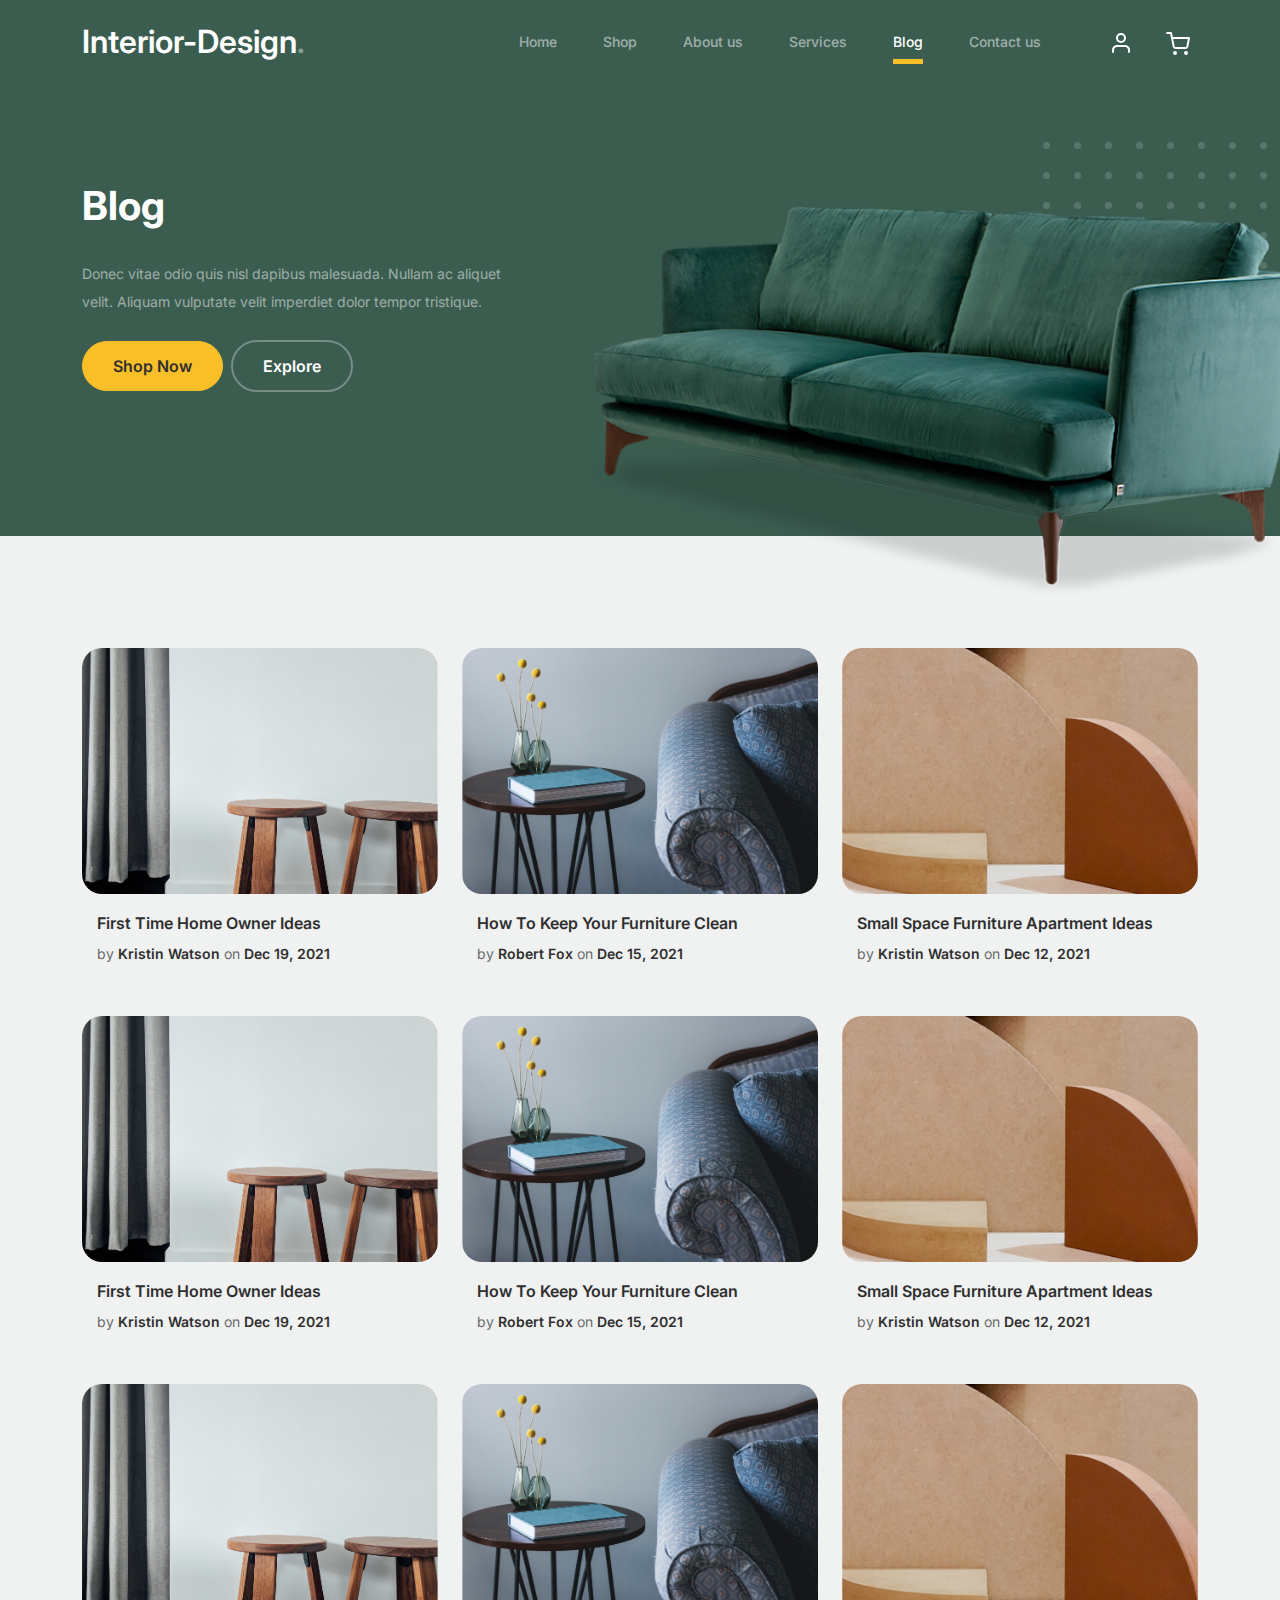
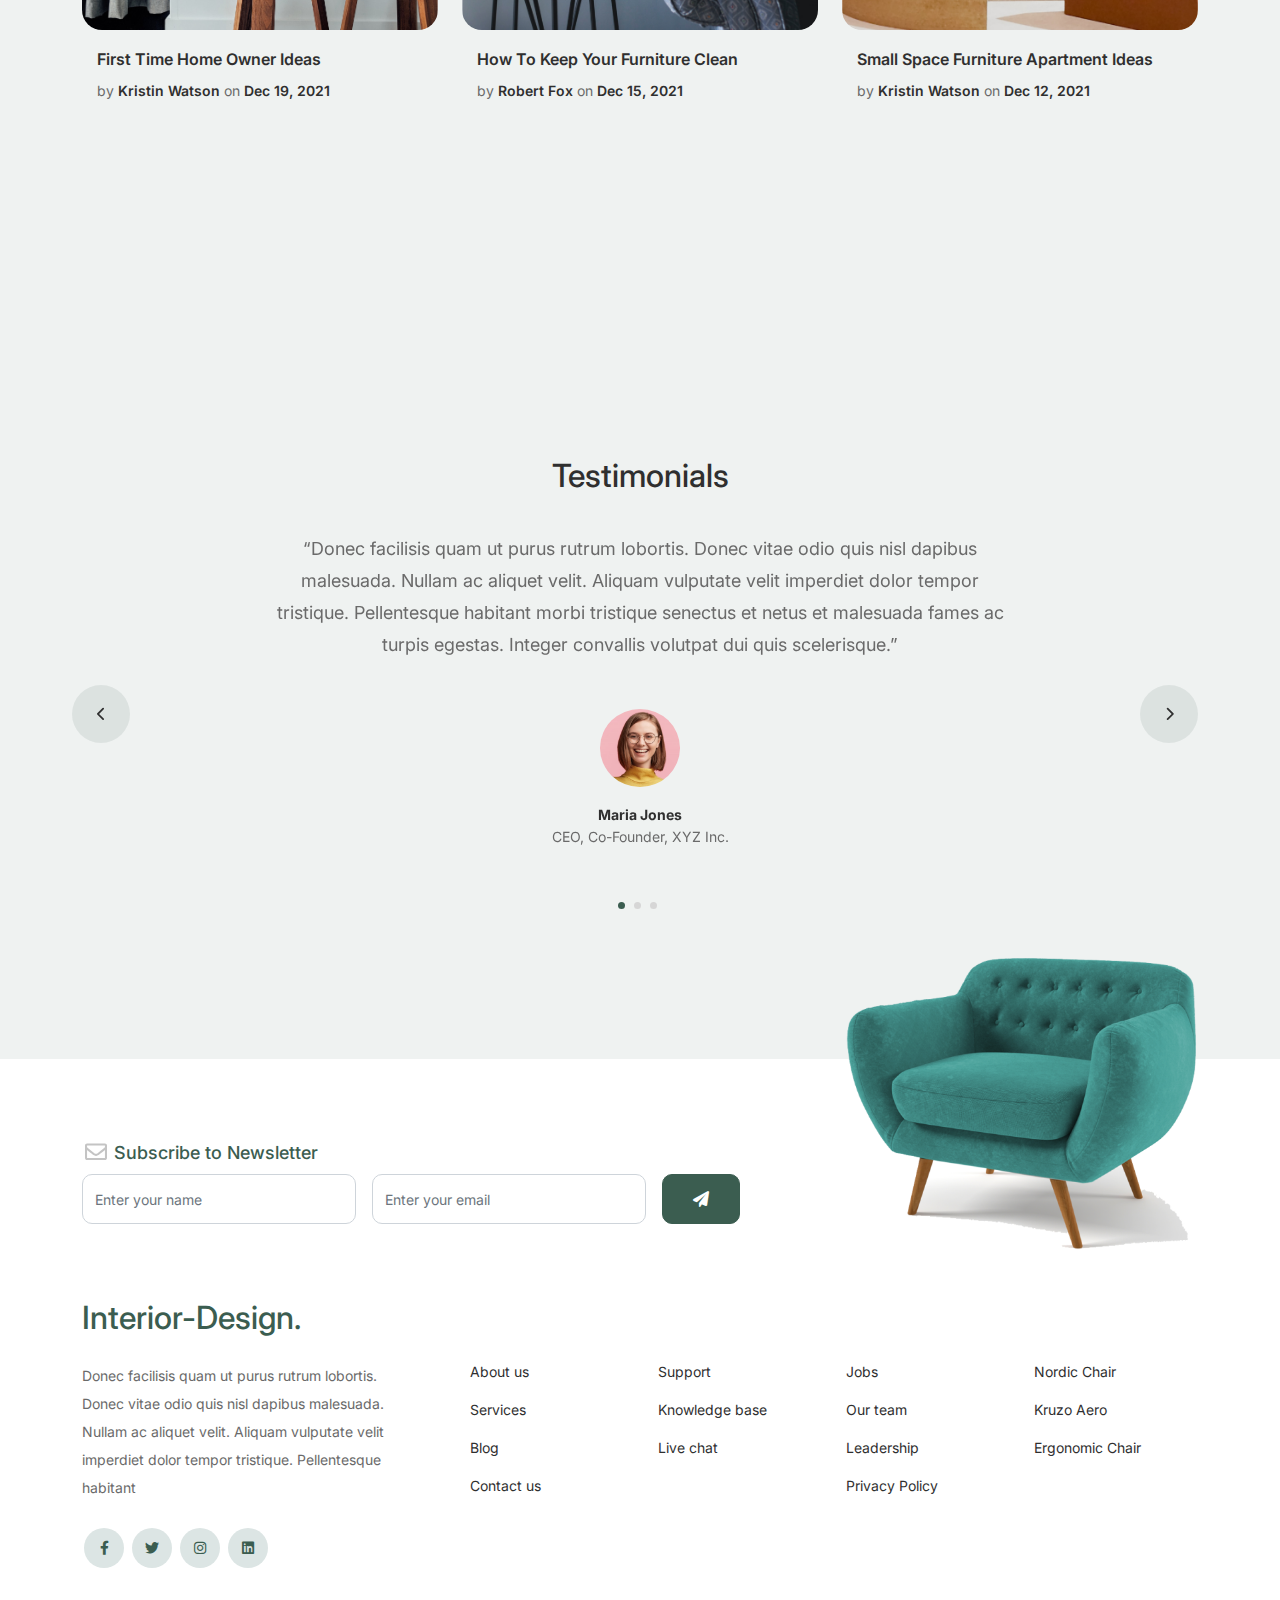
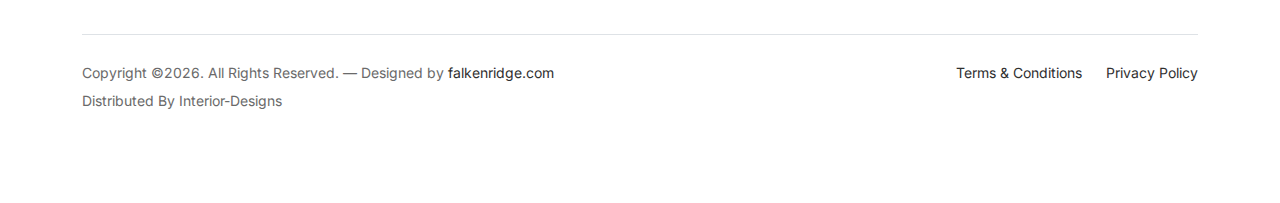
<file: blog.html>
<!-- /*
* Bootstrap 5
* Template Name: Furni
* Template Author: falkenridge.com
* Template URI: https://falkenridge.com/
* License: https://creativecommons.org/licenses/by/3.0/
*/ -->
<!doctype html>
<html lang="en">
<head>
  <meta charset="utf-8">
  <meta name="viewport" content="width=device-width, initial-scale=1, shrink-to-fit=no">
  <meta name="author" content="falkenridge.com">
  <link rel="shortcut icon" href="favicon.png">

  <meta name="description" content="" />
  <meta name="keywords" content="bootstrap, bootstrap4" />

		<!-- Bootstrap CSS -->
		<link href="css/bootstrap.min.css" rel="stylesheet">
		<link href="https://cdnjs.cloudflare.com/ajax/libs/font-awesome/6.0.0-beta3/css/all.min.css" rel="stylesheet">
		<link href="css/tiny-slider.css" rel="stylesheet">
		<link href="css/style.css" rel="stylesheet">
		<title>Interior-Design </title>
	</head>

	<body>

		<!-- Start Header/Navigation -->
		<nav class="custom-navbar navbar navbar navbar-expand-md navbar-dark bg-dark" arial-label="Furni navigation bar">

			<div class="container">
				<a class="navbar-brand" href="index.html">Interior-Design<span>.</span></a>

				<button class="navbar-toggler" type="button" data-bs-toggle="collapse" data-bs-target="#navbarsFurni" aria-controls="navbarsFurni" aria-expanded="false" aria-label="Toggle navigation">
					<span class="navbar-toggler-icon"></span>
				</button>

				<div class="collapse navbar-collapse" id="navbarsFurni">
					<ul class="custom-navbar-nav navbar-nav ms-auto mb-2 mb-md-0">
						<li class="nav-item">
							<a class="nav-link" href="index.html">Home</a>
						</li>
						<li><a class="nav-link" href="shop.html">Shop</a></li>
						<li><a class="nav-link" href="about.html">About us</a></li>
						<li><a class="nav-link" href="services.html">Services</a></li>
						<li class="active"><a class="nav-link" href="blog.html">Blog</a></li>
						<li><a class="nav-link" href="contact.html">Contact us</a></li>
					</ul>

					<ul class="custom-navbar-cta navbar-nav mb-2 mb-md-0 ms-5">
						<li><a class="nav-link" href="#"><img src="images/user.svg"></a></li>
						<li><a class="nav-link" href="cart.html"><img src="images/cart.svg"></a></li>
					</ul>
				</div>
			</div>
				
		</nav>
		<!-- End Header/Navigation -->

		<!-- Start Hero Section -->
			<div class="hero">
				<div class="container">
					<div class="row justify-content-between">
						<div class="col-lg-5">
							<div class="intro-excerpt">
								<h1>Blog</h1>
								<p class="mb-4">Donec vitae odio quis nisl dapibus malesuada. Nullam ac aliquet velit. Aliquam vulputate velit imperdiet dolor tempor tristique.</p>
								<p><a href="" class="btn btn-secondary me-2">Shop Now</a><a href="#" class="btn btn-white-outline">Explore</a></p>
							</div>
						</div>
						<div class="col-lg-7">
							<div class="hero-img-wrap">
								<img src="images/couch.png" class="img-fluid">
							</div>
						</div>
					</div>
				</div>
			</div>
		<!-- End Hero Section -->

		

		<!-- Start Blog Section -->
		<div class="blog-section">
			<div class="container">
				
				<div class="row">

					<div class="col-12 col-sm-6 col-md-4 mb-5">
						<div class="post-entry">
							<a href="#" class="post-thumbnail"><img src="images/post-1.jpg" alt="Image" class="img-fluid"></a>
							<div class="post-content-entry">
								<h3><a href="#">First Time Home Owner Ideas</a></h3>
								<div class="meta">
									<span>by <a href="#">Kristin Watson</a></span> <span>on <a href="#">Dec 19, 2021</a></span>
								</div>
							</div>
						</div>
					</div>

					<div class="col-12 col-sm-6 col-md-4 mb-5">
						<div class="post-entry">
							<a href="#" class="post-thumbnail"><img src="images/post-2.jpg" alt="Image" class="img-fluid"></a>
							<div class="post-content-entry">
								<h3><a href="#">How To Keep Your Furniture Clean</a></h3>
								<div class="meta">
									<span>by <a href="#">Robert Fox</a></span> <span>on <a href="#">Dec 15, 2021</a></span>
								</div>
							</div>
						</div>
					</div>

					<div class="col-12 col-sm-6 col-md-4 mb-5">
						<div class="post-entry">
							<a href="#" class="post-thumbnail"><img src="images/post-3.jpg" alt="Image" class="img-fluid"></a>
							<div class="post-content-entry">
								<h3><a href="#">Small Space Furniture Apartment Ideas</a></h3>
								<div class="meta">
									<span>by <a href="#">Kristin Watson</a></span> <span>on <a href="#">Dec 12, 2021</a></span>
								</div>
							</div>
						</div>
					</div>

					<div class="col-12 col-sm-6 col-md-4 mb-5">
						<div class="post-entry">
							<a href="#" class="post-thumbnail"><img src="images/post-1.jpg" alt="Image" class="img-fluid"></a>
							<div class="post-content-entry">
								<h3><a href="#">First Time Home Owner Ideas</a></h3>
								<div class="meta">
									<span>by <a href="#">Kristin Watson</a></span> <span>on <a href="#">Dec 19, 2021</a></span>
								</div>
							</div>
						</div>
					</div>

					<div class="col-12 col-sm-6 col-md-4 mb-5">
						<div class="post-entry">
							<a href="#" class="post-thumbnail"><img src="images/post-2.jpg" alt="Image" class="img-fluid"></a>
							<div class="post-content-entry">
								<h3><a href="#">How To Keep Your Furniture Clean</a></h3>
								<div class="meta">
									<span>by <a href="#">Robert Fox</a></span> <span>on <a href="#">Dec 15, 2021</a></span>
								</div>
							</div>
						</div>
					</div>

					<div class="col-12 col-sm-6 col-md-4 mb-5">
						<div class="post-entry">
							<a href="#" class="post-thumbnail"><img src="images/post-3.jpg" alt="Image" class="img-fluid"></a>
							<div class="post-content-entry">
								<h3><a href="#">Small Space Furniture Apartment Ideas</a></h3>
								<div class="meta">
									<span>by <a href="#">Kristin Watson</a></span> <span>on <a href="#">Dec 12, 2021</a></span>
								</div>
							</div>
						</div>
					</div>

					<div class="col-12 col-sm-6 col-md-4 mb-5">
						<div class="post-entry">
							<a href="#" class="post-thumbnail"><img src="images/post-1.jpg" alt="Image" class="img-fluid"></a>
							<div class="post-content-entry">
								<h3><a href="#">First Time Home Owner Ideas</a></h3>
								<div class="meta">
									<span>by <a href="#">Kristin Watson</a></span> <span>on <a href="#">Dec 19, 2021</a></span>
								</div>
							</div>
						</div>
					</div>

					<div class="col-12 col-sm-6 col-md-4 mb-5">
						<div class="post-entry">
							<a href="#" class="post-thumbnail"><img src="images/post-2.jpg" alt="Image" class="img-fluid"></a>
							<div class="post-content-entry">
								<h3><a href="#">How To Keep Your Furniture Clean</a></h3>
								<div class="meta">
									<span>by <a href="#">Robert Fox</a></span> <span>on <a href="#">Dec 15, 2021</a></span>
								</div>
							</div>
						</div>
					</div>

					<div class="col-12 col-sm-6 col-md-4 mb-5">
						<div class="post-entry">
							<a href="#" class="post-thumbnail"><img src="images/post-3.jpg" alt="Image" class="img-fluid"></a>
							<div class="post-content-entry">
								<h3><a href="#">Small Space Furniture Apartment Ideas</a></h3>
								<div class="meta">
									<span>by <a href="#">Kristin Watson</a></span> <span>on <a href="#">Dec 12, 2021</a></span>
								</div>
							</div>
						</div>
					</div>

				</div>
			</div>
		</div>
		<!-- End Blog Section -->	

		

		<!-- Start Testimonial Slider -->
		<div class="testimonial-section before-footer-section">
			<div class="container">
				<div class="row">
					<div class="col-lg-7 mx-auto text-center">
						<h2 class="section-title">Testimonials</h2>
					</div>
				</div>

				<div class="row justify-content-center">
					<div class="col-lg-12">
						<div class="testimonial-slider-wrap text-center">

							<div id="testimonial-nav">
								<span class="prev" data-controls="prev"><span class="fa fa-chevron-left"></span></span>
								<span class="next" data-controls="next"><span class="fa fa-chevron-right"></span></span>
							</div>

							<div class="testimonial-slider">
								
								<div class="item">
									<div class="row justify-content-center">
										<div class="col-lg-8 mx-auto">

											<div class="testimonial-block text-center">
												<blockquote class="mb-5">
													<p>&ldquo;Donec facilisis quam ut purus rutrum lobortis. Donec vitae odio quis nisl dapibus malesuada. Nullam ac aliquet velit. Aliquam vulputate velit imperdiet dolor tempor tristique. Pellentesque habitant morbi tristique senectus et netus et malesuada fames ac turpis egestas. Integer convallis volutpat dui quis scelerisque.&rdquo;</p>
												</blockquote>

												<div class="author-info">
													<div class="author-pic">
														<img src="images/person-1.png" alt="Maria Jones" class="img-fluid">
													</div>
													<h3 class="font-weight-bold">Maria Jones</h3>
													<span class="position d-block mb-3">CEO, Co-Founder, XYZ Inc.</span>
												</div>
											</div>

										</div>
									</div>
								</div> 
								<!-- END item -->

								<div class="item">
									<div class="row justify-content-center">
										<div class="col-lg-8 mx-auto">

											<div class="testimonial-block text-center">
												<blockquote class="mb-5">
													<p>&ldquo;Donec facilisis quam ut purus rutrum lobortis. Donec vitae odio quis nisl dapibus malesuada. Nullam ac aliquet velit. Aliquam vulputate velit imperdiet dolor tempor tristique. Pellentesque habitant morbi tristique senectus et netus et malesuada fames ac turpis egestas. Integer convallis volutpat dui quis scelerisque.&rdquo;</p>
												</blockquote>

												<div class="author-info">
													<div class="author-pic">
														<img src="images/person-1.png" alt="Maria Jones" class="img-fluid">
													</div>
													<h3 class="font-weight-bold">Maria Jones</h3>
													<span class="position d-block mb-3">CEO, Co-Founder, XYZ Inc.</span>
												</div>
											</div>

										</div>
									</div>
								</div> 
								<!-- END item -->

								<div class="item">
									<div class="row justify-content-center">
										<div class="col-lg-8 mx-auto">

											<div class="testimonial-block text-center">
												<blockquote class="mb-5">
													<p>&ldquo;Donec facilisis quam ut purus rutrum lobortis. Donec vitae odio quis nisl dapibus malesuada. Nullam ac aliquet velit. Aliquam vulputate velit imperdiet dolor tempor tristique. Pellentesque habitant morbi tristique senectus et netus et malesuada fames ac turpis egestas. Integer convallis volutpat dui quis scelerisque.&rdquo;</p>
												</blockquote>

												<div class="author-info">
													<div class="author-pic">
														<img src="images/person-1.png" alt="Maria Jones" class="img-fluid">
													</div>
													<h3 class="font-weight-bold">Maria Jones</h3>
													<span class="position d-block mb-3">CEO, Co-Founder, XYZ Inc.</span>
												</div>
											</div>

										</div>
									</div>
								</div> 
								<!-- END item -->

							</div>

						</div>
					</div>
				</div>
			</div>
		</div>
		<!-- End Testimonial Slider -->

		

		<!-- Start Footer Section -->
		<footer class="footer-section">
			<div class="container relative">

				<div class="sofa-img">
					<img src="images/sofa.png" alt="Image" class="img-fluid">
				</div>

				<div class="row">
					<div class="col-lg-8">
						<div class="subscription-form">
							<h3 class="d-flex align-items-center"><span class="me-1"><img src="images/envelope-outline.svg" alt="Image" class="img-fluid"></span><span>Subscribe to Newsletter</span></h3>

							<form action="#" class="row g-3">
								<div class="col-auto">
									<input type="text" class="form-control" placeholder="Enter your name">
								</div>
								<div class="col-auto">
									<input type="email" class="form-control" placeholder="Enter your email">
								</div>
								<div class="col-auto">
									<button class="btn btn-primary">
										<span class="fa fa-paper-plane"></span>
									</button>
								</div>
							</form>

						</div>
					</div>
				</div>

				<div class="row g-5 mb-5">
					<div class="col-lg-4">
						<div class="mb-4 footer-logo-wrap"><a href="#" class="footer-logo">Interior-Design<span>.</span></a></div>
						<p class="mb-4">Donec facilisis quam ut purus rutrum lobortis. Donec vitae odio quis nisl dapibus malesuada. Nullam ac aliquet velit. Aliquam vulputate velit imperdiet dolor tempor tristique. Pellentesque habitant</p>

						<ul class="list-unstyled custom-social">
							<li><a href="#"><span class="fa fa-brands fa-facebook-f"></span></a></li>
							<li><a href="#"><span class="fa fa-brands fa-twitter"></span></a></li>
							<li><a href="#"><span class="fa fa-brands fa-instagram"></span></a></li>
							<li><a href="#"><span class="fa fa-brands fa-linkedin"></span></a></li>
						</ul>
					</div>

					<div class="col-lg-8">
						<div class="row links-wrap">
							<div class="col-6 col-sm-6 col-md-3">
								<ul class="list-unstyled">
									<li><a href="#">About us</a></li>
									<li><a href="#">Services</a></li>
									<li><a href="#">Blog</a></li>
									<li><a href="#">Contact us</a></li>
								</ul>
							</div>

							<div class="col-6 col-sm-6 col-md-3">
								<ul class="list-unstyled">
									<li><a href="#">Support</a></li>
									<li><a href="#">Knowledge base</a></li>
									<li><a href="#">Live chat</a></li>
								</ul>
							</div>

							<div class="col-6 col-sm-6 col-md-3">
								<ul class="list-unstyled">
									<li><a href="#">Jobs</a></li>
									<li><a href="#">Our team</a></li>
									<li><a href="#">Leadership</a></li>
									<li><a href="#">Privacy Policy</a></li>
								</ul>
							</div>

							<div class="col-6 col-sm-6 col-md-3">
								<ul class="list-unstyled">
									<li><a href="#">Nordic Chair</a></li>
									<li><a href="#">Kruzo Aero</a></li>
									<li><a href="#">Ergonomic Chair</a></li>
								</ul>
							</div>
						</div>
					</div>

				</div>

				<div class="border-top copyright">
					<div class="row pt-4">
						<div class="col-lg-6">
							<p class="mb-2 text-center text-lg-start">Copyright &copy;<script>document.write(new Date().getFullYear());</script>. All Rights Reserved. &mdash; Designed by <a href="https://falkenridge.com">falkenridge.com</a> Distributed By <a hreff="https://Interior-Designs.com">Interior-Designs</a>  <!-- License information: https://falkenridge.com/license/ -->
            </p>
						</div>

						<div class="col-lg-6 text-center text-lg-end">
							<ul class="list-unstyled d-inline-flex ms-auto">
								<li class="me-4"><a href="#">Terms &amp; Conditions</a></li>
								<li><a href="#">Privacy Policy</a></li>
							</ul>
						</div>

					</div>
				</div>

			</div>
		</footer>
		<!-- End Footer Section -->	


		<script src="js/bootstrap.bundle.min.js"></script>
		<script src="js/tiny-slider.js"></script>
		<script src="js/custom.js"></script>
	</body>

</html>
</file>
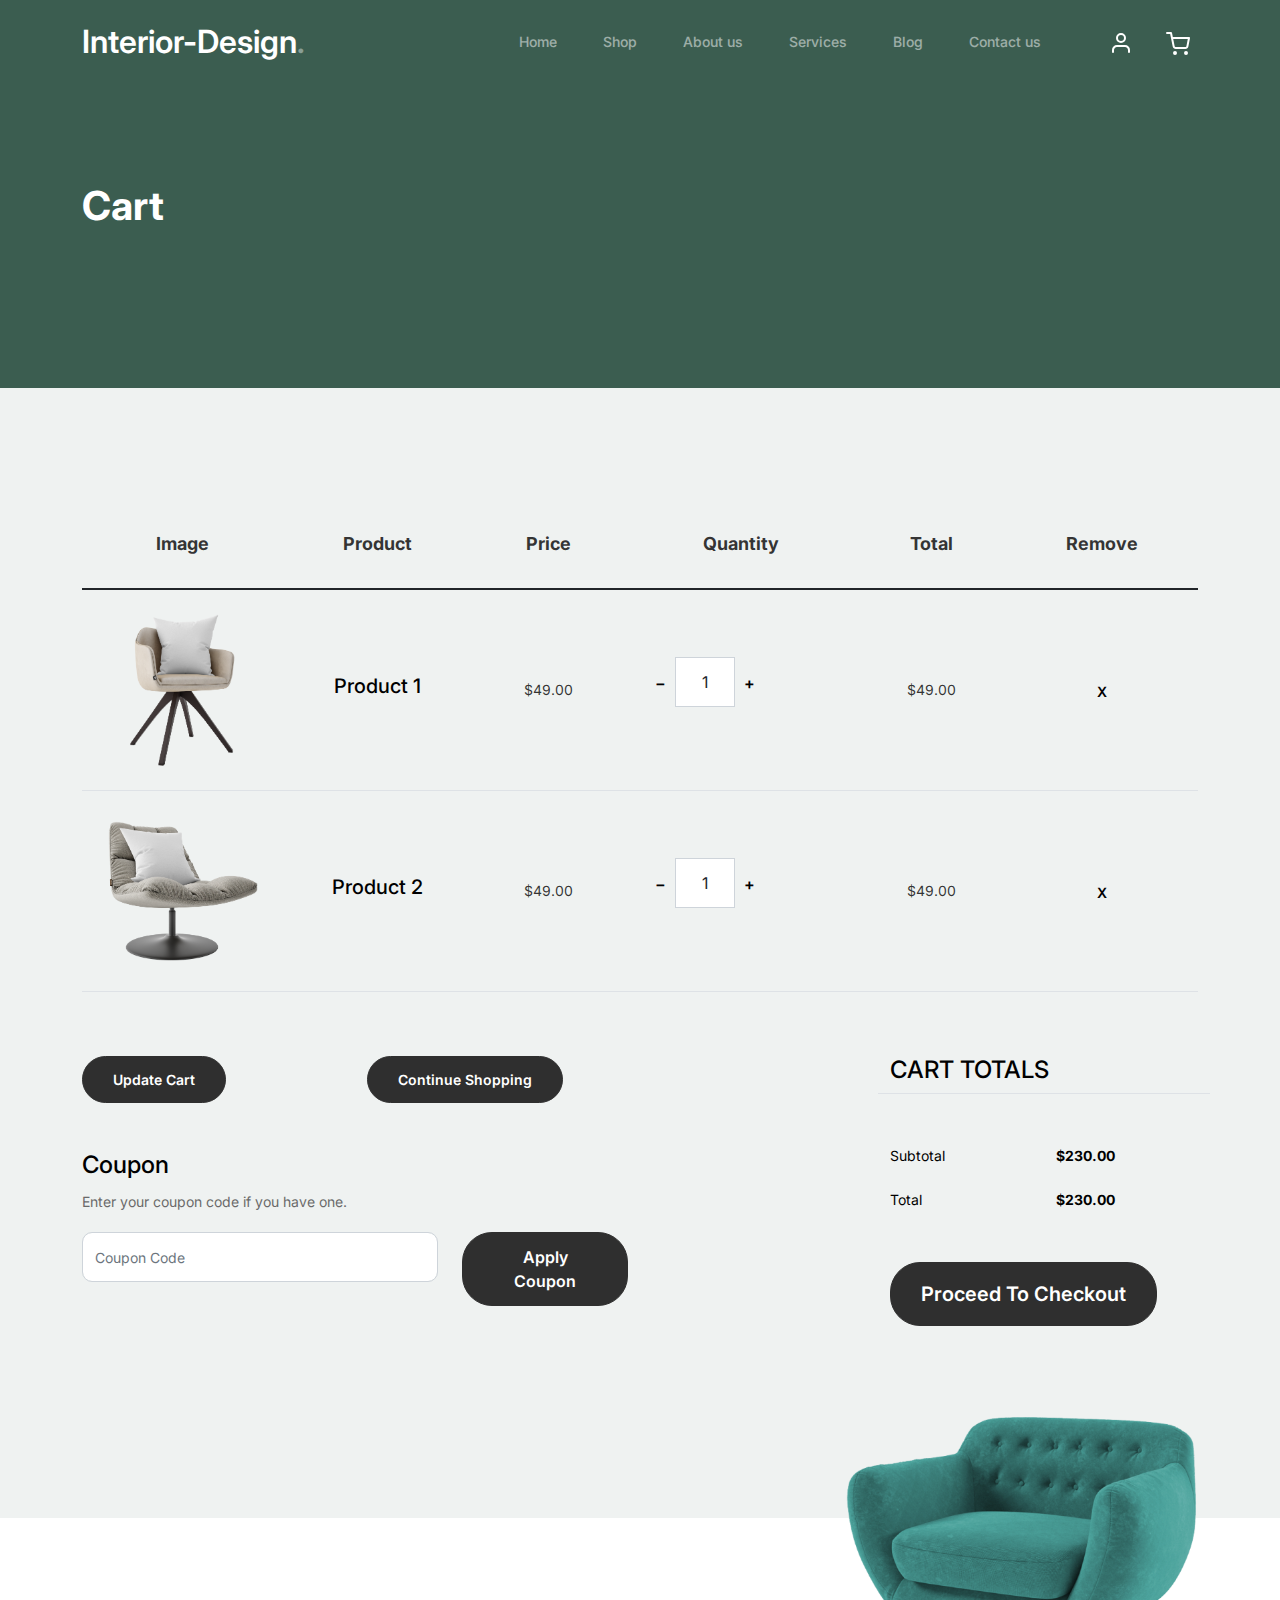
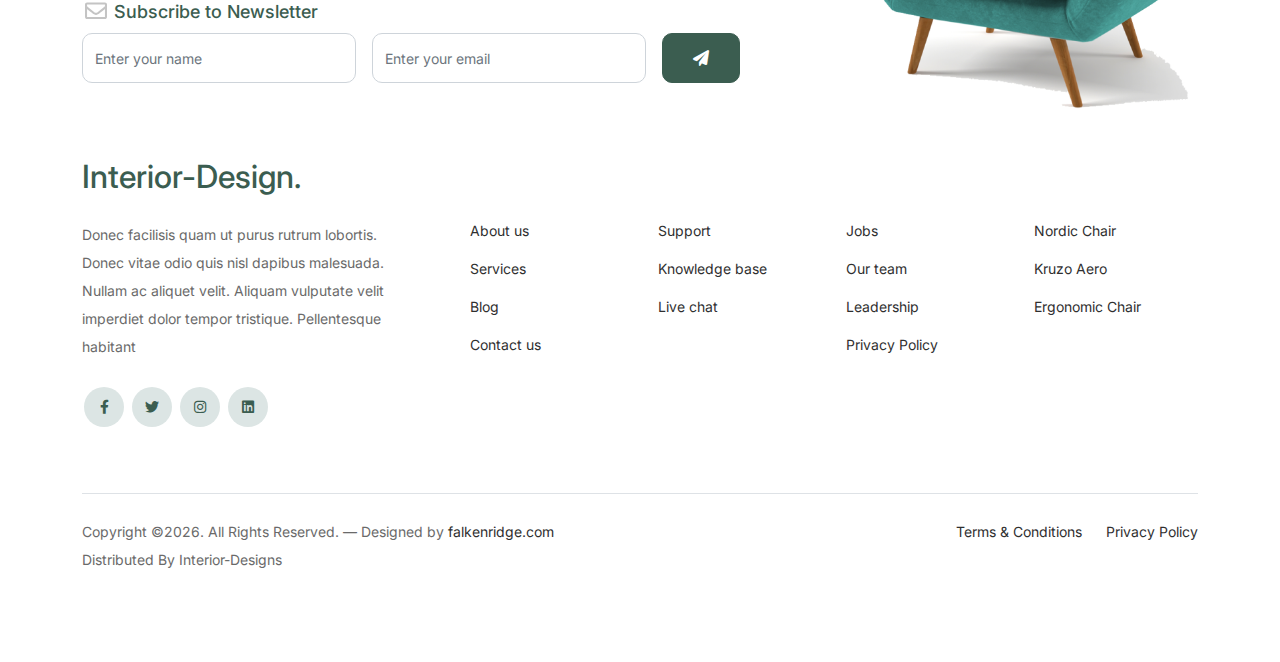
<file: cart.html>
<!-- /*
* Bootstrap 5
* Template Name: Furni
* Template Author: falkenridge.com
* Template URI: https://falkenridge.com/
* License: https://creativecommons.org/licenses/by/3.0/
*/ -->
<!doctype html>
<html lang="en">
<head>
  <meta charset="utf-8">
  <meta name="viewport" content="width=device-width, initial-scale=1, shrink-to-fit=no">
  <meta name="author" content="falkenridge.com">
  <link rel="shortcut icon" href="favicon.png">

  <meta name="description" content="" />
  <meta name="keywords" content="bootstrap, bootstrap4" />

		<!-- Bootstrap CSS -->
		<link href="css/bootstrap.min.css" rel="stylesheet">
		<link href="https://cdnjs.cloudflare.com/ajax/libs/font-awesome/6.0.0-beta3/css/all.min.css" rel="stylesheet">
		<link href="css/tiny-slider.css" rel="stylesheet">
		<link href="css/style.css" rel="stylesheet">
		<title>Interior-Design </title>
	</head>

	<body>

		<!-- Start Header/Navigation -->
		<nav class="custom-navbar navbar navbar navbar-expand-md navbar-dark bg-dark" arial-label="Furni navigation bar">

			<div class="container">
				<a class="navbar-brand" href="index.html">Interior-Design<span>.</span></a>

				<button class="navbar-toggler" type="button" data-bs-toggle="collapse" data-bs-target="#navbarsFurni" aria-controls="navbarsFurni" aria-expanded="false" aria-label="Toggle navigation">
					<span class="navbar-toggler-icon"></span>
				</button>

				<div class="collapse navbar-collapse" id="navbarsFurni">
					<ul class="custom-navbar-nav navbar-nav ms-auto mb-2 mb-md-0">
						<li class="nav-item ">
							<a class="nav-link" href="index.html">Home</a>
						</li>
						<li><a class="nav-link" href="shop.html">Shop</a></li>
						<li><a class="nav-link" href="about.html">About us</a></li>
						<li><a class="nav-link" href="services.html">Services</a></li>
						<li><a class="nav-link" href="blog.html">Blog</a></li>
						<li><a class="nav-link" href="contact.html">Contact us</a></li>
					</ul>

					<ul class="custom-navbar-cta navbar-nav mb-2 mb-md-0 ms-5">
						<li><a class="nav-link" href="#"><img src="images/user.svg"></a></li>
						<li><a class="nav-link" href="cart.html"><img src="images/cart.svg"></a></li>
					</ul>
				</div>
			</div>
				
		</nav>
		<!-- End Header/Navigation -->

		<!-- Start Hero Section -->
			<div class="hero">
				<div class="container">
					<div class="row justify-content-between">
						<div class="col-lg-5">
							<div class="intro-excerpt">
								<h1>Cart</h1>
							</div>
						</div>
						<div class="col-lg-7">
							
						</div>
					</div>
				</div>
			</div>
		<!-- End Hero Section -->

		

		<div class="untree_co-section before-footer-section">
            <div class="container">
              <div class="row mb-5">
                <form class="col-md-12" method="post">
                  <div class="site-blocks-table">
                    <table class="table">
                      <thead>
                        <tr>
                          <th class="product-thumbnail">Image</th>
                          <th class="product-name">Product</th>
                          <th class="product-price">Price</th>
                          <th class="product-quantity">Quantity</th>
                          <th class="product-total">Total</th>
                          <th class="product-remove">Remove</th>
                        </tr>
                      </thead>
                      <tbody>
                        <tr>
                          <td class="product-thumbnail">
                            <img src="images/product-1.png" alt="Image" class="img-fluid">
                          </td>
                          <td class="product-name">
                            <h2 class="h5 text-black">Product 1</h2>
                          </td>
                          <td>$49.00</td>
                          <td>
                            <div class="input-group mb-3 d-flex align-items-center quantity-container" style="max-width: 120px;">
                              <div class="input-group-prepend">
                                <button class="btn btn-outline-black decrease" type="button">&minus;</button>
                              </div>
                              <input type="text" class="form-control text-center quantity-amount" value="1" placeholder="" aria-label="Example text with button addon" aria-describedby="button-addon1">
                              <div class="input-group-append">
                                <button class="btn btn-outline-black increase" type="button">&plus;</button>
                              </div>
                            </div>
        
                          </td>
                          <td>$49.00</td>
                          <td><a href="#" class="btn btn-black btn-sm">X</a></td>
                        </tr>
        
                        <tr>
                          <td class="product-thumbnail">
                            <img src="images/product-2.png" alt="Image" class="img-fluid">
                          </td>
                          <td class="product-name">
                            <h2 class="h5 text-black">Product 2</h2>
                          </td>
                          <td>$49.00</td>
                          <td>
                            <div class="input-group mb-3 d-flex align-items-center quantity-container" style="max-width: 120px;">
                              <div class="input-group-prepend">
                                <button class="btn btn-outline-black decrease" type="button">&minus;</button>
                              </div>
                              <input type="text" class="form-control text-center quantity-amount" value="1" placeholder="" aria-label="Example text with button addon" aria-describedby="button-addon1">
                              <div class="input-group-append">
                                <button class="btn btn-outline-black increase" type="button">&plus;</button>
                              </div>
                            </div>
        
                          </td>
                          <td>$49.00</td>
                          <td><a href="#" class="btn btn-black btn-sm">X</a></td>
                        </tr>
                      </tbody>
                    </table>
                  </div>
                </form>
              </div>
        
              <div class="row">
                <div class="col-md-6">
                  <div class="row mb-5">
                    <div class="col-md-6 mb-3 mb-md-0">
                      <button class="btn btn-black btn-sm btn-block">Update Cart</button>
                    </div>
                    <div class="col-md-6">
                      <button class="btn btn-outline-black btn-sm btn-block">Continue Shopping</button>
                    </div>
                  </div>
                  <div class="row">
                    <div class="col-md-12">
                      <label class="text-black h4" for="coupon">Coupon</label>
                      <p>Enter your coupon code if you have one.</p>
                    </div>
                    <div class="col-md-8 mb-3 mb-md-0">
                      <input type="text" class="form-control py-3" id="coupon" placeholder="Coupon Code">
                    </div>
                    <div class="col-md-4">
                      <button class="btn btn-black">Apply Coupon</button>
                    </div>
                  </div>
                </div>
                <div class="col-md-6 pl-5">
                  <div class="row justify-content-end">
                    <div class="col-md-7">
                      <div class="row">
                        <div class="col-md-12 text-right border-bottom mb-5">
                          <h3 class="text-black h4 text-uppercase">Cart Totals</h3>
                        </div>
                      </div>
                      <div class="row mb-3">
                        <div class="col-md-6">
                          <span class="text-black">Subtotal</span>
                        </div>
                        <div class="col-md-6 text-right">
                          <strong class="text-black">$230.00</strong>
                        </div>
                      </div>
                      <div class="row mb-5">
                        <div class="col-md-6">
                          <span class="text-black">Total</span>
                        </div>
                        <div class="col-md-6 text-right">
                          <strong class="text-black">$230.00</strong>
                        </div>
                      </div>
        
                      <div class="row">
                        <div class="col-md-12">
                          <button class="btn btn-black btn-lg py-3 btn-block" onclick="window.location='checkout.html'">Proceed To Checkout</button>
                        </div>
                      </div>
                    </div>
                  </div>
                </div>
              </div>
            </div>
          </div>
		

		<!-- Start Footer Section -->
		<footer class="footer-section">
			<div class="container relative">

				<div class="sofa-img">
					<img src="images/sofa.png" alt="Image" class="img-fluid">
				</div>

				<div class="row">
					<div class="col-lg-8">
						<div class="subscription-form">
							<h3 class="d-flex align-items-center"><span class="me-1"><img src="images/envelope-outline.svg" alt="Image" class="img-fluid"></span><span>Subscribe to Newsletter</span></h3>

							<form action="#" class="row g-3">
								<div class="col-auto">
									<input type="text" class="form-control" placeholder="Enter your name">
								</div>
								<div class="col-auto">
									<input type="email" class="form-control" placeholder="Enter your email">
								</div>
								<div class="col-auto">
									<button class="btn btn-primary">
										<span class="fa fa-paper-plane"></span>
									</button>
								</div>
							</form>

						</div>
					</div>
				</div>

				<div class="row g-5 mb-5">
					<div class="col-lg-4">
						<div class="mb-4 footer-logo-wrap"><a href="#" class="footer-logo">Interior-Design<span>.</span></a></div>
						<p class="mb-4">Donec facilisis quam ut purus rutrum lobortis. Donec vitae odio quis nisl dapibus malesuada. Nullam ac aliquet velit. Aliquam vulputate velit imperdiet dolor tempor tristique. Pellentesque habitant</p>

						<ul class="list-unstyled custom-social">
							<li><a href="#"><span class="fa fa-brands fa-facebook-f"></span></a></li>
							<li><a href="#"><span class="fa fa-brands fa-twitter"></span></a></li>
							<li><a href="#"><span class="fa fa-brands fa-instagram"></span></a></li>
							<li><a href="#"><span class="fa fa-brands fa-linkedin"></span></a></li>
						</ul>
					</div>

					<div class="col-lg-8">
						<div class="row links-wrap">
							<div class="col-6 col-sm-6 col-md-3">
								<ul class="list-unstyled">
									<li><a href="#">About us</a></li>
									<li><a href="#">Services</a></li>
									<li><a href="#">Blog</a></li>
									<li><a href="#">Contact us</a></li>
								</ul>
							</div>

							<div class="col-6 col-sm-6 col-md-3">
								<ul class="list-unstyled">
									<li><a href="#">Support</a></li>
									<li><a href="#">Knowledge base</a></li>
									<li><a href="#">Live chat</a></li>
								</ul>
							</div>

							<div class="col-6 col-sm-6 col-md-3">
								<ul class="list-unstyled">
									<li><a href="#">Jobs</a></li>
									<li><a href="#">Our team</a></li>
									<li><a href="#">Leadership</a></li>
									<li><a href="#">Privacy Policy</a></li>
								</ul>
							</div>

							<div class="col-6 col-sm-6 col-md-3">
								<ul class="list-unstyled">
									<li><a href="#">Nordic Chair</a></li>
									<li><a href="#">Kruzo Aero</a></li>
									<li><a href="#">Ergonomic Chair</a></li>
								</ul>
							</div>
						</div>
					</div>

				</div>

				<div class="border-top copyright">
					<div class="row pt-4">
						<div class="col-lg-6">
							<p class="mb-2 text-center text-lg-start">Copyright &copy;<script>document.write(new Date().getFullYear());</script>. All Rights Reserved. &mdash; Designed by <a href="https://falkenridge.com">falkenridge.com</a> Distributed By <a hreff="https://Interior-Designs.com">Interior-Designs</a>  <!-- License information: https://falkenridge.com/license/ -->
            </p>
						</div>

						<div class="col-lg-6 text-center text-lg-end">
							<ul class="list-unstyled d-inline-flex ms-auto">
								<li class="me-4"><a href="#">Terms &amp; Conditions</a></li>
								<li><a href="#">Privacy Policy</a></li>
							</ul>
						</div>

					</div>
				</div>

			</div>
		</footer>
		<!-- End Footer Section -->	


		<script src="js/bootstrap.bundle.min.js"></script>
		<script src="js/tiny-slider.js"></script>
		<script src="js/custom.js"></script>
	</body>

</html>
</file>
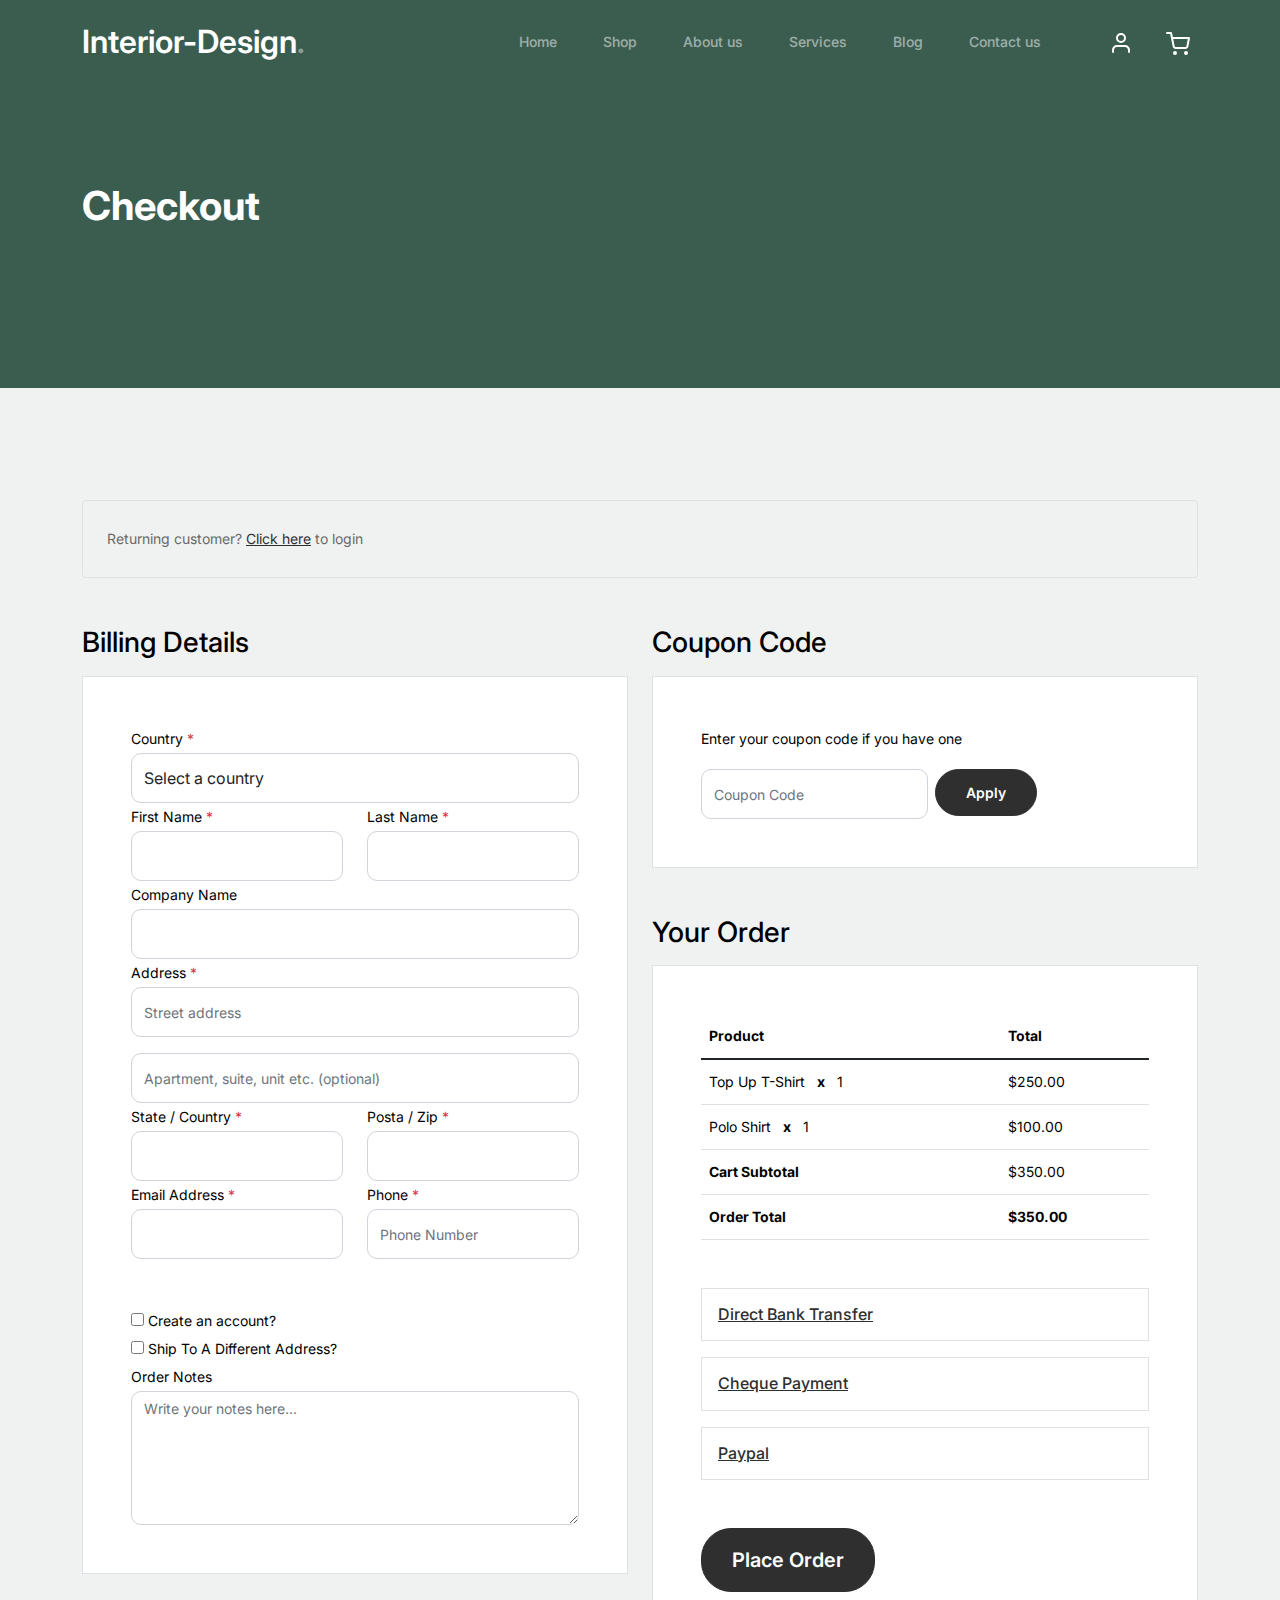
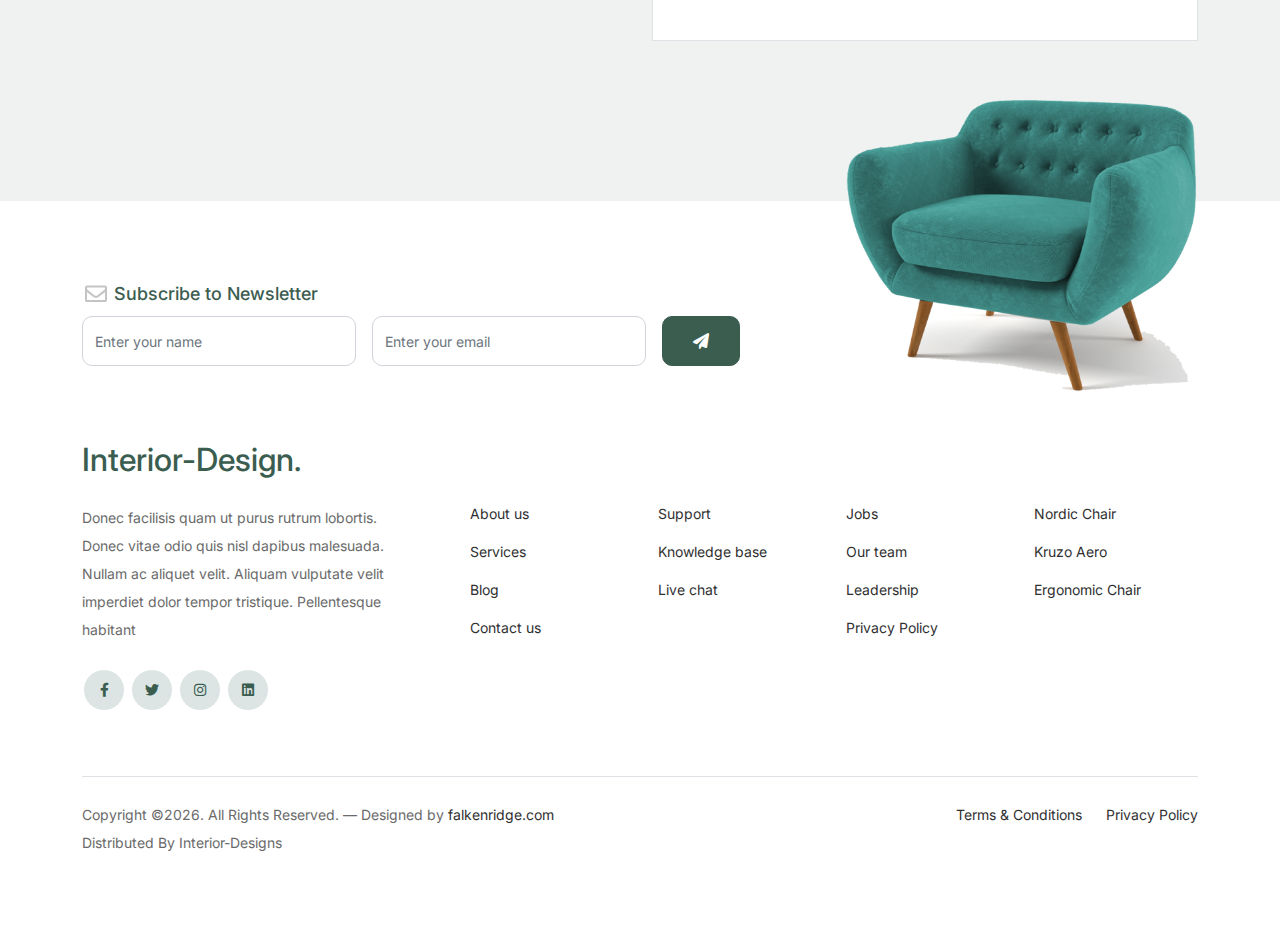
<file: checkout.html>
<!-- /*
* Bootstrap 5
* Template Name: Furni
* Template Author: falkenridge.com
* Template URI: https://falkenridge.com/
* License: https://creativecommons.org/licenses/by/3.0/
*/ -->
<!doctype html>
<html lang="en">
<head>
  <meta charset="utf-8">
  <meta name="viewport" content="width=device-width, initial-scale=1, shrink-to-fit=no">
  <meta name="author" content="falkenridge.com">
  <link rel="shortcut icon" href="favicon.png">

  <meta name="description" content="" />
  <meta name="keywords" content="bootstrap, bootstrap4" />

		<!-- Bootstrap CSS -->
		<link href="css/bootstrap.min.css" rel="stylesheet">
		<link href="https://cdnjs.cloudflare.com/ajax/libs/font-awesome/6.0.0-beta3/css/all.min.css" rel="stylesheet">
		<link href="css/tiny-slider.css" rel="stylesheet">
		<link href="css/style.css" rel="stylesheet">
		<title>Interior-Design </title>
	</head>

	<body>

		<!-- Start Header/Navigation -->
		<nav class="custom-navbar navbar navbar navbar-expand-md navbar-dark bg-dark" arial-label="Furni navigation bar">

			<div class="container">
				<a class="navbar-brand" href="index.html">Interior-Design<span>.</span></a>

				<button class="navbar-toggler" type="button" data-bs-toggle="collapse" data-bs-target="#navbarsFurni" aria-controls="navbarsFurni" aria-expanded="false" aria-label="Toggle navigation">
					<span class="navbar-toggler-icon"></span>
				</button>

				<div class="collapse navbar-collapse" id="navbarsFurni">
					<ul class="custom-navbar-nav navbar-nav ms-auto mb-2 mb-md-0">
						<li class="nav-item ">
							<a class="nav-link" href="index.html">Home</a>
						</li>
						<li><a class="nav-link" href="shop.html">Shop</a></li>
						<li><a class="nav-link" href="about.html">About us</a></li>
						<li><a class="nav-link" href="services.html">Services</a></li>
						<li><a class="nav-link" href="blog.html">Blog</a></li>
						<li><a class="nav-link" href="contact.html">Contact us</a></li>
					</ul>

					<ul class="custom-navbar-cta navbar-nav mb-2 mb-md-0 ms-5">
						<li><a class="nav-link" href="#"><img src="images/user.svg"></a></li>
						<li><a class="nav-link" href="cart.html"><img src="images/cart.svg"></a></li>
					</ul>
				</div>
			</div>
				
		</nav>
		<!-- End Header/Navigation -->

		<!-- Start Hero Section -->
			<div class="hero">
				<div class="container">
					<div class="row justify-content-between">
						<div class="col-lg-5">
							<div class="intro-excerpt">
								<h1>Checkout</h1>
							</div>
						</div>
						<div class="col-lg-7">
							
						</div>
					</div>
				</div>
			</div>
		<!-- End Hero Section -->

		<div class="untree_co-section">
		    <div class="container">
		      <div class="row mb-5">
		        <div class="col-md-12">
		          <div class="border p-4 rounded" role="alert">
		            Returning customer? <a href="#">Click here</a> to login
		          </div>
		        </div>
		      </div>
		      <div class="row">
		        <div class="col-md-6 mb-5 mb-md-0">
		          <h2 class="h3 mb-3 text-black">Billing Details</h2>
		          <div class="p-3 p-lg-5 border bg-white">
		            <div class="form-group">
		              <label for="c_country" class="text-black">Country <span class="text-danger">*</span></label>
		              <select id="c_country" class="form-control">
		                <option value="1">Select a country</option>    
		                <option value="2">bangladesh</option>    
		                <option value="3">Algeria</option>    
		                <option value="4">Afghanistan</option>    
		                <option value="5">Ghana</option>    
		                <option value="6">Albania</option>    
		                <option value="7">Bahrain</option>    
		                <option value="8">Colombia</option>    
		                <option value="9">Dominican Republic</option>    
		              </select>
		            </div>
		            <div class="form-group row">
		              <div class="col-md-6">
		                <label for="c_fname" class="text-black">First Name <span class="text-danger">*</span></label>
		                <input type="text" class="form-control" id="c_fname" name="c_fname">
		              </div>
		              <div class="col-md-6">
		                <label for="c_lname" class="text-black">Last Name <span class="text-danger">*</span></label>
		                <input type="text" class="form-control" id="c_lname" name="c_lname">
		              </div>
		            </div>

		            <div class="form-group row">
		              <div class="col-md-12">
		                <label for="c_companyname" class="text-black">Company Name </label>
		                <input type="text" class="form-control" id="c_companyname" name="c_companyname">
		              </div>
		            </div>

		            <div class="form-group row">
		              <div class="col-md-12">
		                <label for="c_address" class="text-black">Address <span class="text-danger">*</span></label>
		                <input type="text" class="form-control" id="c_address" name="c_address" placeholder="Street address">
		              </div>
		            </div>

		            <div class="form-group mt-3">
		              <input type="text" class="form-control" placeholder="Apartment, suite, unit etc. (optional)">
		            </div>

		            <div class="form-group row">
		              <div class="col-md-6">
		                <label for="c_state_country" class="text-black">State / Country <span class="text-danger">*</span></label>
		                <input type="text" class="form-control" id="c_state_country" name="c_state_country">
		              </div>
		              <div class="col-md-6">
		                <label for="c_postal_zip" class="text-black">Posta / Zip <span class="text-danger">*</span></label>
		                <input type="text" class="form-control" id="c_postal_zip" name="c_postal_zip">
		              </div>
		            </div>

		            <div class="form-group row mb-5">
		              <div class="col-md-6">
		                <label for="c_email_address" class="text-black">Email Address <span class="text-danger">*</span></label>
		                <input type="text" class="form-control" id="c_email_address" name="c_email_address">
		              </div>
		              <div class="col-md-6">
		                <label for="c_phone" class="text-black">Phone <span class="text-danger">*</span></label>
		                <input type="text" class="form-control" id="c_phone" name="c_phone" placeholder="Phone Number">
		              </div>
		            </div>

		            <div class="form-group">
		              <label for="c_create_account" class="text-black" data-bs-toggle="collapse" href="#create_an_account" role="button" aria-expanded="false" aria-controls="create_an_account"><input type="checkbox" value="1" id="c_create_account"> Create an account?</label>
		              <div class="collapse" id="create_an_account">
		                <div class="py-2 mb-4">
		                  <p class="mb-3">Create an account by entering the information below. If you are a returning customer please login at the top of the page.</p>
		                  <div class="form-group">
		                    <label for="c_account_password" class="text-black">Account Password</label>
		                    <input type="email" class="form-control" id="c_account_password" name="c_account_password" placeholder="">
		                  </div>
		                </div>
		              </div>
		            </div>


		            <div class="form-group">
		              <label for="c_ship_different_address" class="text-black" data-bs-toggle="collapse" href="#ship_different_address" role="button" aria-expanded="false" aria-controls="ship_different_address"><input type="checkbox" value="1" id="c_ship_different_address"> Ship To A Different Address?</label>
		              <div class="collapse" id="ship_different_address">
		                <div class="py-2">

		                  <div class="form-group">
		                    <label for="c_diff_country" class="text-black">Country <span class="text-danger">*</span></label>
		                    <select id="c_diff_country" class="form-control">
		                      <option value="1">Select a country</option>    
		                      <option value="2">bangladesh</option>    
		                      <option value="3">Algeria</option>    
		                      <option value="4">Afghanistan</option>    
		                      <option value="5">Ghana</option>    
		                      <option value="6">Albania</option>    
		                      <option value="7">Bahrain</option>    
		                      <option value="8">Colombia</option>    
		                      <option value="9">Dominican Republic</option>    
		                    </select>
		                  </div>


		                  <div class="form-group row">
		                    <div class="col-md-6">
		                      <label for="c_diff_fname" class="text-black">First Name <span class="text-danger">*</span></label>
		                      <input type="text" class="form-control" id="c_diff_fname" name="c_diff_fname">
		                    </div>
		                    <div class="col-md-6">
		                      <label for="c_diff_lname" class="text-black">Last Name <span class="text-danger">*</span></label>
		                      <input type="text" class="form-control" id="c_diff_lname" name="c_diff_lname">
		                    </div>
		                  </div>

		                  <div class="form-group row">
		                    <div class="col-md-12">
		                      <label for="c_diff_companyname" class="text-black">Company Name </label>
		                      <input type="text" class="form-control" id="c_diff_companyname" name="c_diff_companyname">
		                    </div>
		                  </div>

		                  <div class="form-group row  mb-3">
		                    <div class="col-md-12">
		                      <label for="c_diff_address" class="text-black">Address <span class="text-danger">*</span></label>
		                      <input type="text" class="form-control" id="c_diff_address" name="c_diff_address" placeholder="Street address">
		                    </div>
		                  </div>

		                  <div class="form-group">
		                    <input type="text" class="form-control" placeholder="Apartment, suite, unit etc. (optional)">
		                  </div>

		                  <div class="form-group row">
		                    <div class="col-md-6">
		                      <label for="c_diff_state_country" class="text-black">State / Country <span class="text-danger">*</span></label>
		                      <input type="text" class="form-control" id="c_diff_state_country" name="c_diff_state_country">
		                    </div>
		                    <div class="col-md-6">
		                      <label for="c_diff_postal_zip" class="text-black">Posta / Zip <span class="text-danger">*</span></label>
		                      <input type="text" class="form-control" id="c_diff_postal_zip" name="c_diff_postal_zip">
		                    </div>
		                  </div>

		                  <div class="form-group row mb-5">
		                    <div class="col-md-6">
		                      <label for="c_diff_email_address" class="text-black">Email Address <span class="text-danger">*</span></label>
		                      <input type="text" class="form-control" id="c_diff_email_address" name="c_diff_email_address">
		                    </div>
		                    <div class="col-md-6">
		                      <label for="c_diff_phone" class="text-black">Phone <span class="text-danger">*</span></label>
		                      <input type="text" class="form-control" id="c_diff_phone" name="c_diff_phone" placeholder="Phone Number">
		                    </div>
		                  </div>

		                </div>

		              </div>
		            </div>

		            <div class="form-group">
		              <label for="c_order_notes" class="text-black">Order Notes</label>
		              <textarea name="c_order_notes" id="c_order_notes" cols="30" rows="5" class="form-control" placeholder="Write your notes here..."></textarea>
		            </div>

		          </div>
		        </div>
		        <div class="col-md-6">

		          <div class="row mb-5">
		            <div class="col-md-12">
		              <h2 class="h3 mb-3 text-black">Coupon Code</h2>
		              <div class="p-3 p-lg-5 border bg-white">

		                <label for="c_code" class="text-black mb-3">Enter your coupon code if you have one</label>
		                <div class="input-group w-75 couponcode-wrap">
		                  <input type="text" class="form-control me-2" id="c_code" placeholder="Coupon Code" aria-label="Coupon Code" aria-describedby="button-addon2">
		                  <div class="input-group-append">
		                    <button class="btn btn-black btn-sm" type="button" id="button-addon2">Apply</button>
		                  </div>
		                </div>

		              </div>
		            </div>
		          </div>

		          <div class="row mb-5">
		            <div class="col-md-12">
		              <h2 class="h3 mb-3 text-black">Your Order</h2>
		              <div class="p-3 p-lg-5 border bg-white">
		                <table class="table site-block-order-table mb-5">
		                  <thead>
		                    <th>Product</th>
		                    <th>Total</th>
		                  </thead>
		                  <tbody>
		                    <tr>
		                      <td>Top Up T-Shirt <strong class="mx-2">x</strong> 1</td>
		                      <td>$250.00</td>
		                    </tr>
		                    <tr>
		                      <td>Polo Shirt <strong class="mx-2">x</strong>   1</td>
		                      <td>$100.00</td>
		                    </tr>
		                    <tr>
		                      <td class="text-black font-weight-bold"><strong>Cart Subtotal</strong></td>
		                      <td class="text-black">$350.00</td>
		                    </tr>
		                    <tr>
		                      <td class="text-black font-weight-bold"><strong>Order Total</strong></td>
		                      <td class="text-black font-weight-bold"><strong>$350.00</strong></td>
		                    </tr>
		                  </tbody>
		                </table>

		                <div class="border p-3 mb-3">
		                  <h3 class="h6 mb-0"><a class="d-block" data-bs-toggle="collapse" href="#collapsebank" role="button" aria-expanded="false" aria-controls="collapsebank">Direct Bank Transfer</a></h3>

		                  <div class="collapse" id="collapsebank">
		                    <div class="py-2">
		                      <p class="mb-0">Make your payment directly into our bank account. Please use your Order ID as the payment reference. Your order won’t be shipped until the funds have cleared in our account.</p>
		                    </div>
		                  </div>
		                </div>

		                <div class="border p-3 mb-3">
		                  <h3 class="h6 mb-0"><a class="d-block" data-bs-toggle="collapse" href="#collapsecheque" role="button" aria-expanded="false" aria-controls="collapsecheque">Cheque Payment</a></h3>

		                  <div class="collapse" id="collapsecheque">
		                    <div class="py-2">
		                      <p class="mb-0">Make your payment directly into our bank account. Please use your Order ID as the payment reference. Your order won’t be shipped until the funds have cleared in our account.</p>
		                    </div>
		                  </div>
		                </div>

		                <div class="border p-3 mb-5">
		                  <h3 class="h6 mb-0"><a class="d-block" data-bs-toggle="collapse" href="#collapsepaypal" role="button" aria-expanded="false" aria-controls="collapsepaypal">Paypal</a></h3>

		                  <div class="collapse" id="collapsepaypal">
		                    <div class="py-2">
		                      <p class="mb-0">Make your payment directly into our bank account. Please use your Order ID as the payment reference. Your order won’t be shipped until the funds have cleared in our account.</p>
		                    </div>
		                  </div>
		                </div>

		                <div class="form-group">
		                  <button class="btn btn-black btn-lg py-3 btn-block" onclick="window.location='thankyou.html'">Place Order</button>
		                </div>

		              </div>
		            </div>
		          </div>

		        </div>
		      </div>
		      <!-- </form> -->
		    </div>
		  </div>

		<!-- Start Footer Section -->
		<footer class="footer-section">
			<div class="container relative">

				<div class="sofa-img">
					<img src="images/sofa.png" alt="Image" class="img-fluid">
				</div>

				<div class="row">
					<div class="col-lg-8">
						<div class="subscription-form">
							<h3 class="d-flex align-items-center"><span class="me-1"><img src="images/envelope-outline.svg" alt="Image" class="img-fluid"></span><span>Subscribe to Newsletter</span></h3>

							<form action="#" class="row g-3">
								<div class="col-auto">
									<input type="text" class="form-control" placeholder="Enter your name">
								</div>
								<div class="col-auto">
									<input type="email" class="form-control" placeholder="Enter your email">
								</div>
								<div class="col-auto">
									<button class="btn btn-primary">
										<span class="fa fa-paper-plane"></span>
									</button>
								</div>
							</form>

						</div>
					</div>
				</div>

				<div class="row g-5 mb-5">
					<div class="col-lg-4">
						<div class="mb-4 footer-logo-wrap"><a href="#" class="footer-logo">Interior-Design<span>.</span></a></div>
						<p class="mb-4">Donec facilisis quam ut purus rutrum lobortis. Donec vitae odio quis nisl dapibus malesuada. Nullam ac aliquet velit. Aliquam vulputate velit imperdiet dolor tempor tristique. Pellentesque habitant</p>

						<ul class="list-unstyled custom-social">
							<li><a href="#"><span class="fa fa-brands fa-facebook-f"></span></a></li>
							<li><a href="#"><span class="fa fa-brands fa-twitter"></span></a></li>
							<li><a href="#"><span class="fa fa-brands fa-instagram"></span></a></li>
							<li><a href="#"><span class="fa fa-brands fa-linkedin"></span></a></li>
						</ul>
					</div>

					<div class="col-lg-8">
						<div class="row links-wrap">
							<div class="col-6 col-sm-6 col-md-3">
								<ul class="list-unstyled">
									<li><a href="#">About us</a></li>
									<li><a href="#">Services</a></li>
									<li><a href="#">Blog</a></li>
									<li><a href="#">Contact us</a></li>
								</ul>
							</div>

							<div class="col-6 col-sm-6 col-md-3">
								<ul class="list-unstyled">
									<li><a href="#">Support</a></li>
									<li><a href="#">Knowledge base</a></li>
									<li><a href="#">Live chat</a></li>
								</ul>
							</div>

							<div class="col-6 col-sm-6 col-md-3">
								<ul class="list-unstyled">
									<li><a href="#">Jobs</a></li>
									<li><a href="#">Our team</a></li>
									<li><a href="#">Leadership</a></li>
									<li><a href="#">Privacy Policy</a></li>
								</ul>
							</div>

							<div class="col-6 col-sm-6 col-md-3">
								<ul class="list-unstyled">
									<li><a href="#">Nordic Chair</a></li>
									<li><a href="#">Kruzo Aero</a></li>
									<li><a href="#">Ergonomic Chair</a></li>
								</ul>
							</div>
						</div>
					</div>

				</div>

				<div class="border-top copyright">
					<div class="row pt-4">
						<div class="col-lg-6">
							<p class="mb-2 text-center text-lg-start">Copyright &copy;<script>document.write(new Date().getFullYear());</script>. All Rights Reserved. &mdash; Designed by <a href="https://falkenridge.com">falkenridge.com</a> Distributed By <a hreff="https://Interior-Designs.com">Interior-Designs</a>  <!-- License information: https://falkenridge.com/license/ -->
            </p>
						</div>

						<div class="col-lg-6 text-center text-lg-end">
							<ul class="list-unstyled d-inline-flex ms-auto">
								<li class="me-4"><a href="#">Terms &amp; Conditions</a></li>
								<li><a href="#">Privacy Policy</a></li>
							</ul>
						</div>

					</div>
				</div>

			</div>
		</footer>
		<!-- End Footer Section -->	


		<script src="js/bootstrap.bundle.min.js"></script>
		<script src="js/tiny-slider.js"></script>
		<script src="js/custom.js"></script>
	</body>

</html>
</file>
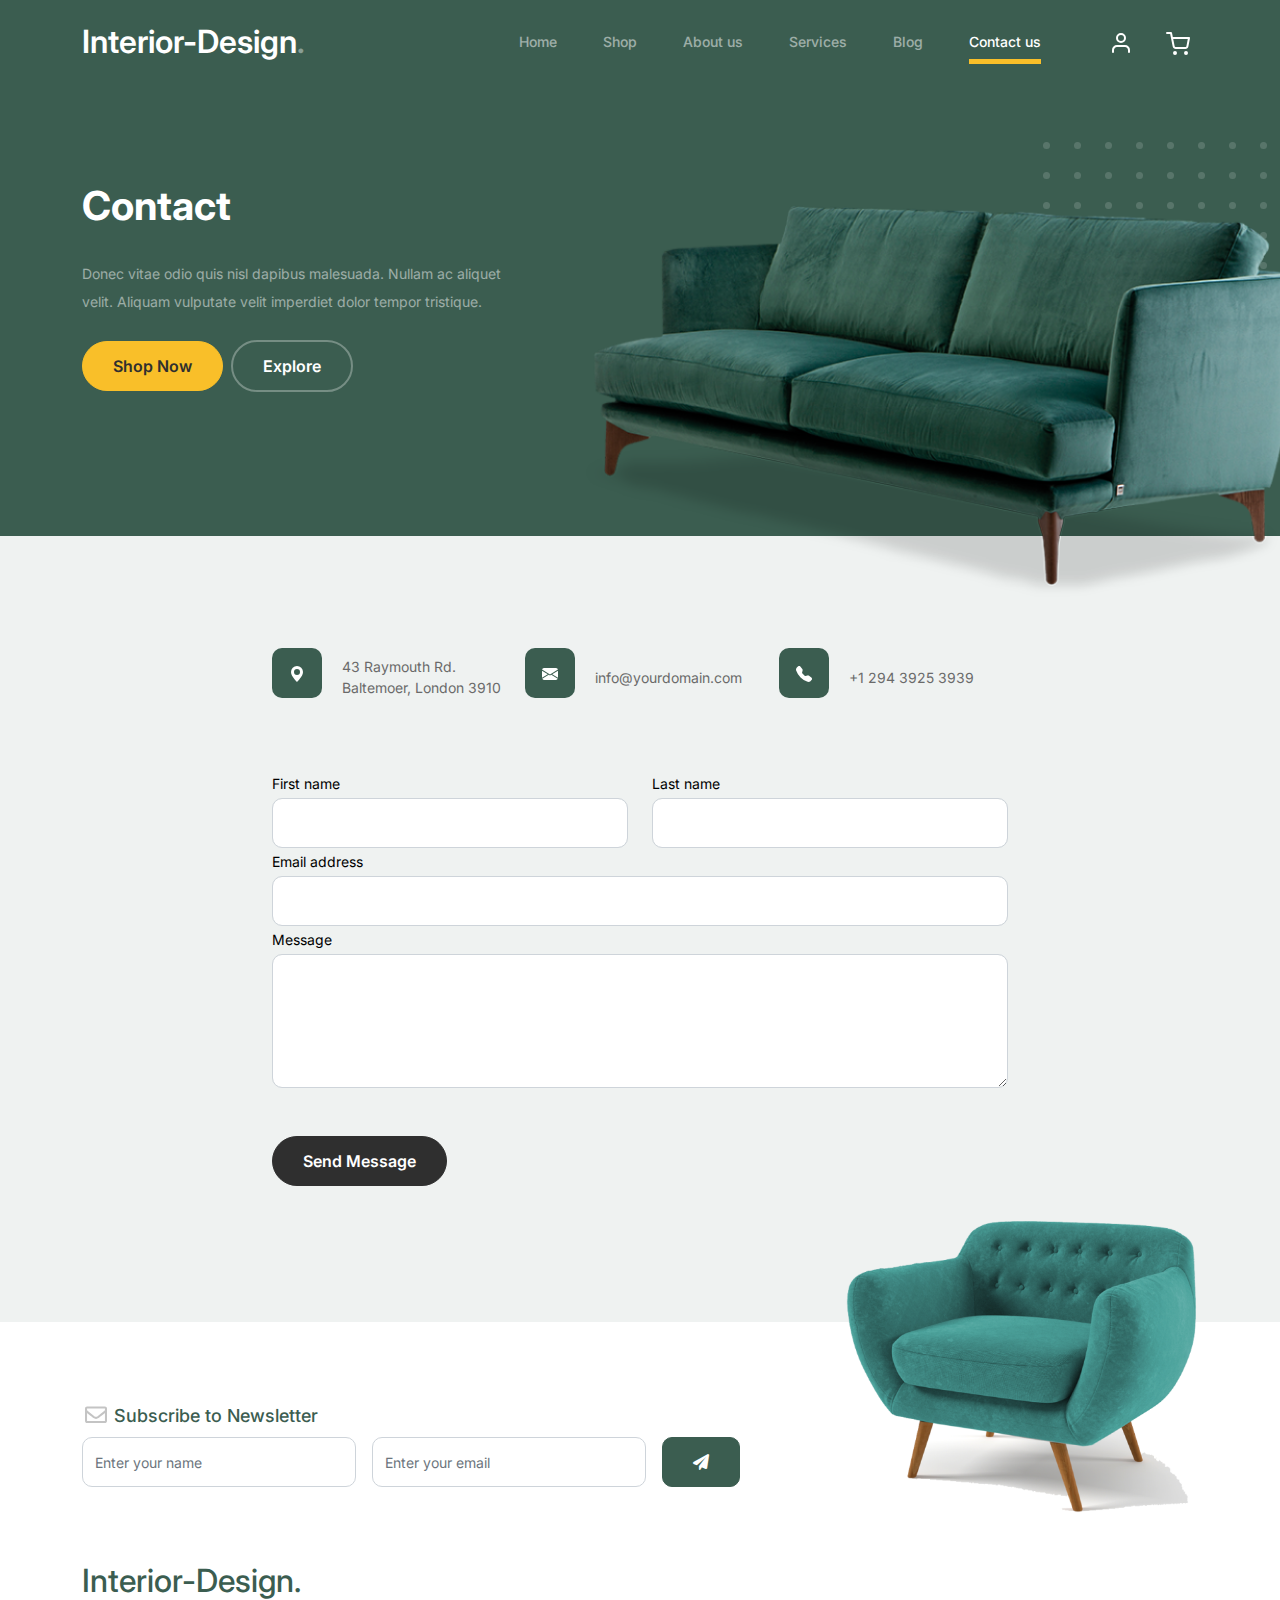
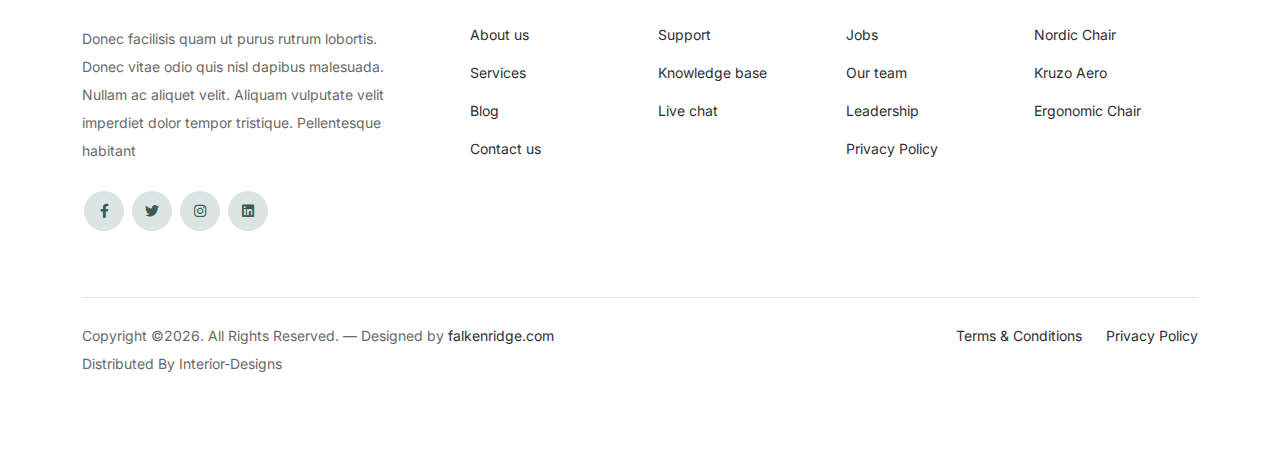
<file: contact.html>
<!-- /*
* Bootstrap 5
* Template Name: Furni
* Template Author: falkenridge.com
* Template URI: https://falkenridge.com/
* License: https://creativecommons.org/licenses/by/3.0/
*/ -->
<!doctype html>
<html lang="en">
<head>
  <meta charset="utf-8">
  <meta name="viewport" content="width=device-width, initial-scale=1, shrink-to-fit=no">
  <meta name="author" content="falkenridge.com">
  <link rel="shortcut icon" href="favicon.png">

  <meta name="description" content="" />
  <meta name="keywords" content="bootstrap, bootstrap4" />

		<!-- Bootstrap CSS -->
		<link href="css/bootstrap.min.css" rel="stylesheet">
		<link href="https://cdnjs.cloudflare.com/ajax/libs/font-awesome/6.0.0-beta3/css/all.min.css" rel="stylesheet">
		<link href="css/tiny-slider.css" rel="stylesheet">
		<link href="css/style.css" rel="stylesheet">
		<title>Interior-Design </title>
	</head>

	<body>

		<!-- Start Header/Navigation -->
		<nav class="custom-navbar navbar navbar navbar-expand-md navbar-dark bg-dark" arial-label="Furni navigation bar">

			<div class="container">
				<a class="navbar-brand" href="index.html">Interior-Design<span>.</span></a>

				<button class="navbar-toggler" type="button" data-bs-toggle="collapse" data-bs-target="#navbarsFurni" aria-controls="navbarsFurni" aria-expanded="false" aria-label="Toggle navigation">
					<span class="navbar-toggler-icon"></span>
				</button>

				<div class="collapse navbar-collapse" id="navbarsFurni">
					<ul class="custom-navbar-nav navbar-nav ms-auto mb-2 mb-md-0">
						<li class="nav-item">
							<a class="nav-link" href="index.html">Home</a>
						</li>
						<li><a class="nav-link" href="shop.html">Shop</a></li>
						<li><a class="nav-link" href="about.html">About us</a></li>
						<li><a class="nav-link" href="services.html">Services</a></li>
						<li><a class="nav-link" href="blog.html">Blog</a></li>
						<li class="active"><a class="nav-link" href="contact.html">Contact us</a></li>
					</ul>

					<ul class="custom-navbar-cta navbar-nav mb-2 mb-md-0 ms-5">
						<li><a class="nav-link" href="#"><img src="images/user.svg"></a></li>
						<li><a class="nav-link" href="cart.html"><img src="images/cart.svg"></a></li>
					</ul>
				</div>
			</div>
				
		</nav>
		<!-- End Header/Navigation -->

		<!-- Start Hero Section -->
			<div class="hero">
				<div class="container">
					<div class="row justify-content-between">
						<div class="col-lg-5">
							<div class="intro-excerpt">
								<h1>Contact</h1>
								<p class="mb-4">Donec vitae odio quis nisl dapibus malesuada. Nullam ac aliquet velit. Aliquam vulputate velit imperdiet dolor tempor tristique.</p>
								<p><a href="" class="btn btn-secondary me-2">Shop Now</a><a href="#" class="btn btn-white-outline">Explore</a></p>
							</div>
						</div>
						<div class="col-lg-7">
							<div class="hero-img-wrap">
								<img src="images/couch.png" class="img-fluid">
							</div>
						</div>
					</div>
				</div>
			</div>
		<!-- End Hero Section -->

		
		<!-- Start Contact Form -->
		<div class="untree_co-section">
      <div class="container">

        <div class="block">
          <div class="row justify-content-center">


            <div class="col-md-8 col-lg-8 pb-4">


              <div class="row mb-5">
                <div class="col-lg-4">
                  <div  class="service no-shadow align-items-center link horizontal d-flex active" data-aos="fade-left" data-aos-delay="0">
                    <div class="service-icon color-1 mb-4">
                      <svg xmlns="http://www.w3.org/2000/svg" width="16" height="16" fill="currentColor" class="bi bi-geo-alt-fill" viewBox="0 0 16 16">
                        <path d="M8 16s6-5.686 6-10A6 6 0 0 0 2 6c0 4.314 6 10 6 10zm0-7a3 3 0 1 1 0-6 3 3 0 0 1 0 6z"/>
                      </svg>
                    </div> <!-- /.icon -->
                    <div class="service-contents">
                      <p>43 Raymouth Rd. Baltemoer, London 3910</p>
                    </div> <!-- /.service-contents-->
                  </div> <!-- /.service -->
                </div>

                <div class="col-lg-4">
                  <div  class="service no-shadow align-items-center link horizontal d-flex active" data-aos="fade-left" data-aos-delay="0">
                    <div class="service-icon color-1 mb-4">
                      <svg xmlns="http://www.w3.org/2000/svg" width="16" height="16" fill="currentColor" class="bi bi-envelope-fill" viewBox="0 0 16 16">
                        <path d="M.05 3.555A2 2 0 0 1 2 2h12a2 2 0 0 1 1.95 1.555L8 8.414.05 3.555zM0 4.697v7.104l5.803-3.558L0 4.697zM6.761 8.83l-6.57 4.027A2 2 0 0 0 2 14h12a2 2 0 0 0 1.808-1.144l-6.57-4.027L8 9.586l-1.239-.757zm3.436-.586L16 11.801V4.697l-5.803 3.546z"/>
                      </svg>
                    </div> <!-- /.icon -->
                    <div class="service-contents">
                      <p>info@yourdomain.com</p>
                    </div> <!-- /.service-contents-->
                  </div> <!-- /.service -->
                </div>

                <div class="col-lg-4">
                  <div  class="service no-shadow align-items-center link horizontal d-flex active" data-aos="fade-left" data-aos-delay="0">
                    <div class="service-icon color-1 mb-4">
                      <svg xmlns="http://www.w3.org/2000/svg" width="16" height="16" fill="currentColor" class="bi bi-telephone-fill" viewBox="0 0 16 16">
                        <path fill-rule="evenodd" d="M1.885.511a1.745 1.745 0 0 1 2.61.163L6.29 2.98c.329.423.445.974.315 1.494l-.547 2.19a.678.678 0 0 0 .178.643l2.457 2.457a.678.678 0 0 0 .644.178l2.189-.547a1.745 1.745 0 0 1 1.494.315l2.306 1.794c.829.645.905 1.87.163 2.611l-1.034 1.034c-.74.74-1.846 1.065-2.877.702a18.634 18.634 0 0 1-7.01-4.42 18.634 18.634 0 0 1-4.42-7.009c-.362-1.03-.037-2.137.703-2.877L1.885.511z"/>
                      </svg>
                    </div> <!-- /.icon -->
                    <div class="service-contents">
                      <p>+1 294 3925 3939</p>
                    </div> <!-- /.service-contents-->
                  </div> <!-- /.service -->
                </div>
              </div>

              <form>
                <div class="row">
                  <div class="col-6">
                    <div class="form-group">
                      <label class="text-black" for="fname">First name</label>
                      <input type="text" class="form-control" id="fname">
                    </div>
                  </div>
                  <div class="col-6">
                    <div class="form-group">
                      <label class="text-black" for="lname">Last name</label>
                      <input type="text" class="form-control" id="lname">
                    </div>
                  </div>
                </div>
                <div class="form-group">
                  <label class="text-black" for="email">Email address</label>
                  <input type="email" class="form-control" id="email">
                </div>

                <div class="form-group mb-5">
                  <label class="text-black" for="message">Message</label>
                  <textarea name="" class="form-control" id="message" cols="30" rows="5"></textarea>
                </div>

                <button type="submit" class="btn btn-primary-hover-outline">Send Message</button>
              </form>

            </div>

          </div>

        </div>

      </div>


    </div>
  </div>

  <!-- End Contact Form -->

		

		<!-- Start Footer Section -->
		<footer class="footer-section">
			<div class="container relative">

				<div class="sofa-img">
					<img src="images/sofa.png" alt="Image" class="img-fluid">
				</div>

				<div class="row">
					<div class="col-lg-8">
						<div class="subscription-form">
							<h3 class="d-flex align-items-center"><span class="me-1"><img src="images/envelope-outline.svg" alt="Image" class="img-fluid"></span><span>Subscribe to Newsletter</span></h3>

							<form action="#" class="row g-3">
								<div class="col-auto">
									<input type="text" class="form-control" placeholder="Enter your name">
								</div>
								<div class="col-auto">
									<input type="email" class="form-control" placeholder="Enter your email">
								</div>
								<div class="col-auto">
									<button class="btn btn-primary">
										<span class="fa fa-paper-plane"></span>
									</button>
								</div>
							</form>

						</div>
					</div>
				</div>

				<div class="row g-5 mb-5">
					<div class="col-lg-4">
						<div class="mb-4 footer-logo-wrap"><a href="#" class="footer-logo">Interior-Design<span>.</span></a></div>
						<p class="mb-4">Donec facilisis quam ut purus rutrum lobortis. Donec vitae odio quis nisl dapibus malesuada. Nullam ac aliquet velit. Aliquam vulputate velit imperdiet dolor tempor tristique. Pellentesque habitant</p>

						<ul class="list-unstyled custom-social">
							<li><a href="#"><span class="fa fa-brands fa-facebook-f"></span></a></li>
							<li><a href="#"><span class="fa fa-brands fa-twitter"></span></a></li>
							<li><a href="#"><span class="fa fa-brands fa-instagram"></span></a></li>
							<li><a href="#"><span class="fa fa-brands fa-linkedin"></span></a></li>
						</ul>
					</div>

					<div class="col-lg-8">
						<div class="row links-wrap">
							<div class="col-6 col-sm-6 col-md-3">
								<ul class="list-unstyled">
									<li><a href="#">About us</a></li>
									<li><a href="#">Services</a></li>
									<li><a href="#">Blog</a></li>
									<li><a href="#">Contact us</a></li>
								</ul>
							</div>

							<div class="col-6 col-sm-6 col-md-3">
								<ul class="list-unstyled">
									<li><a href="#">Support</a></li>
									<li><a href="#">Knowledge base</a></li>
									<li><a href="#">Live chat</a></li>
								</ul>
							</div>

							<div class="col-6 col-sm-6 col-md-3">
								<ul class="list-unstyled">
									<li><a href="#">Jobs</a></li>
									<li><a href="#">Our team</a></li>
									<li><a href="#">Leadership</a></li>
									<li><a href="#">Privacy Policy</a></li>
								</ul>
							</div>

							<div class="col-6 col-sm-6 col-md-3">
								<ul class="list-unstyled">
									<li><a href="#">Nordic Chair</a></li>
									<li><a href="#">Kruzo Aero</a></li>
									<li><a href="#">Ergonomic Chair</a></li>
								</ul>
							</div>
						</div>
					</div>

				</div>

				<div class="border-top copyright">
					<div class="row pt-4">
						<div class="col-lg-6">
							<p class="mb-2 text-center text-lg-start">Copyright &copy;<script>document.write(new Date().getFullYear());</script>. All Rights Reserved. &mdash; Designed by <a href="https://falkenridge.com">falkenridge.com</a> Distributed By <a hreff="https://Interior-Designs.com">Interior-Designs</a>  <!-- License information: https://falkenridge.com/license/ -->
            </p>
						</div>

						<div class="col-lg-6 text-center text-lg-end">
							<ul class="list-unstyled d-inline-flex ms-auto">
								<li class="me-4"><a href="#">Terms &amp; Conditions</a></li>
								<li><a href="#">Privacy Policy</a></li>
							</ul>
						</div>

					</div>
				</div>

			</div>
		</footer>
		<!-- End Footer Section -->	


		<script src="js/bootstrap.bundle.min.js"></script>
		<script src="js/tiny-slider.js"></script>
		<script src="js/custom.js"></script>
	</body>

</html>
</file>
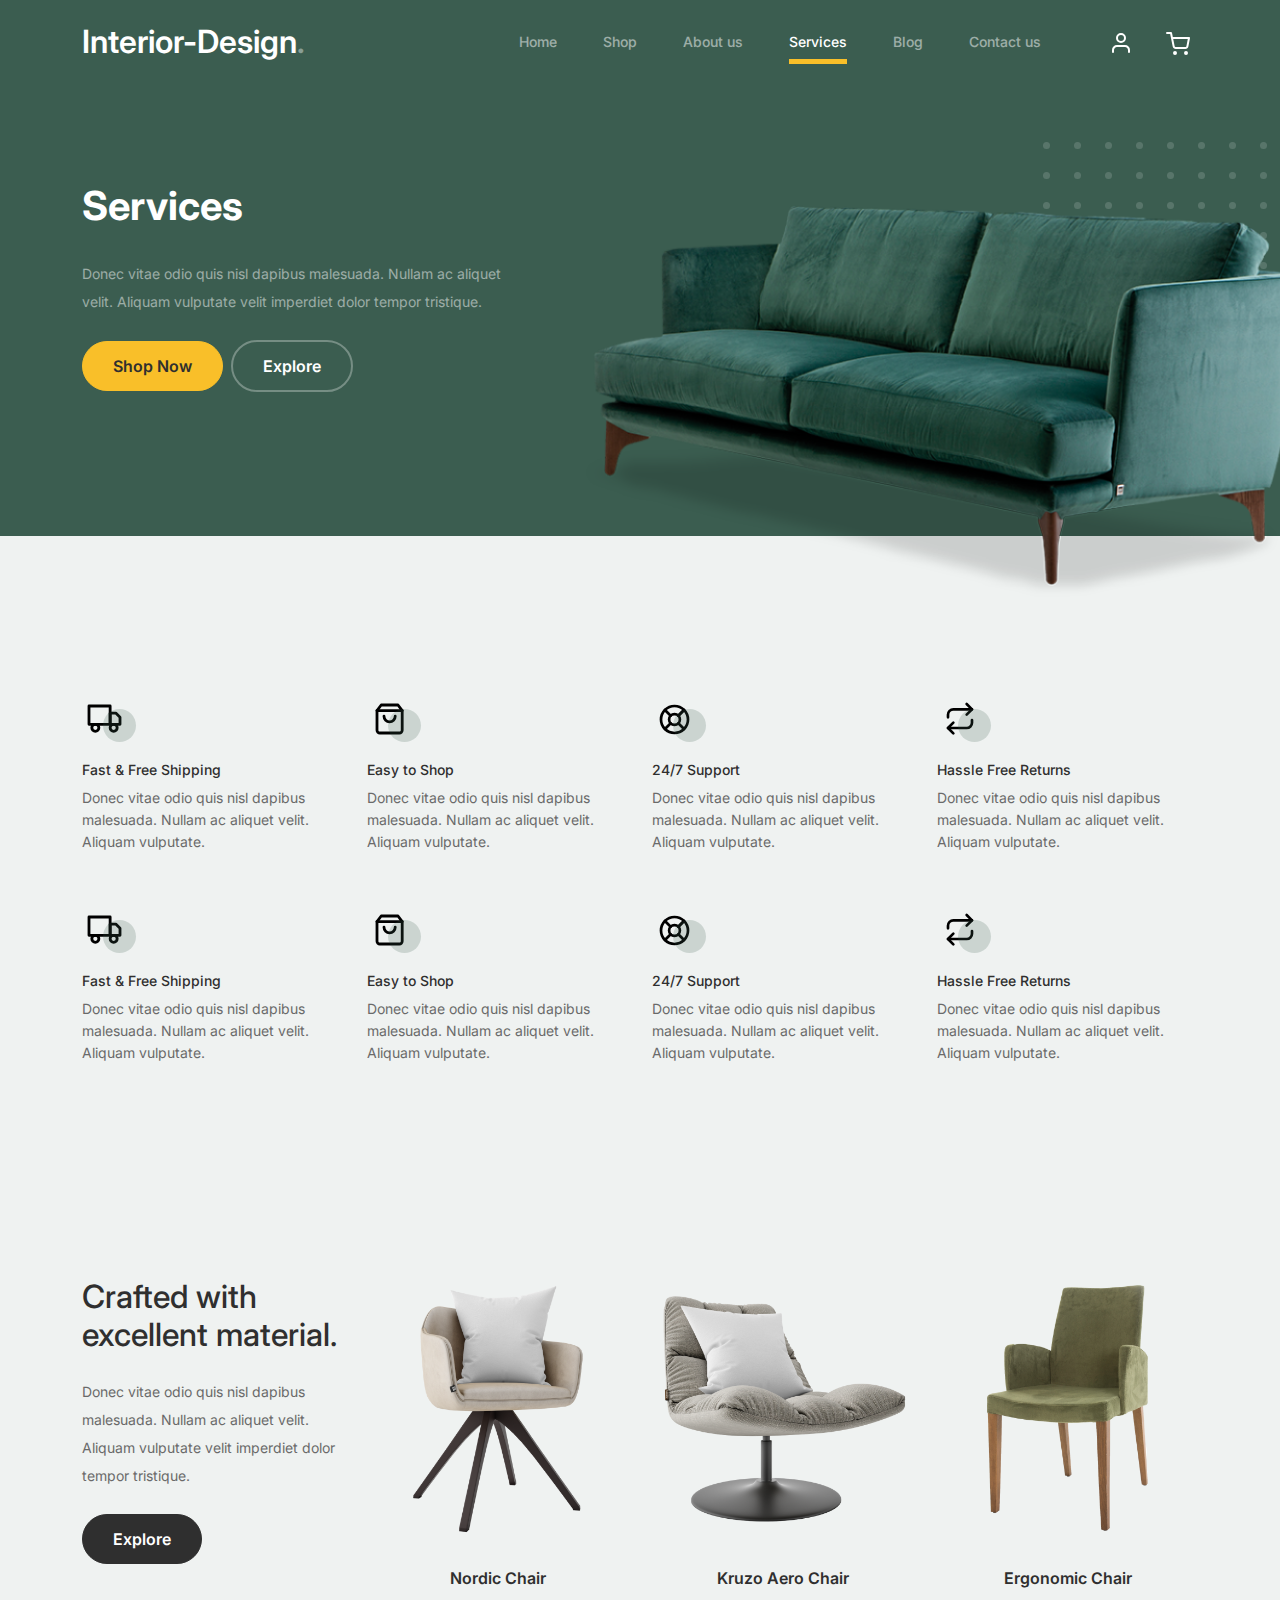
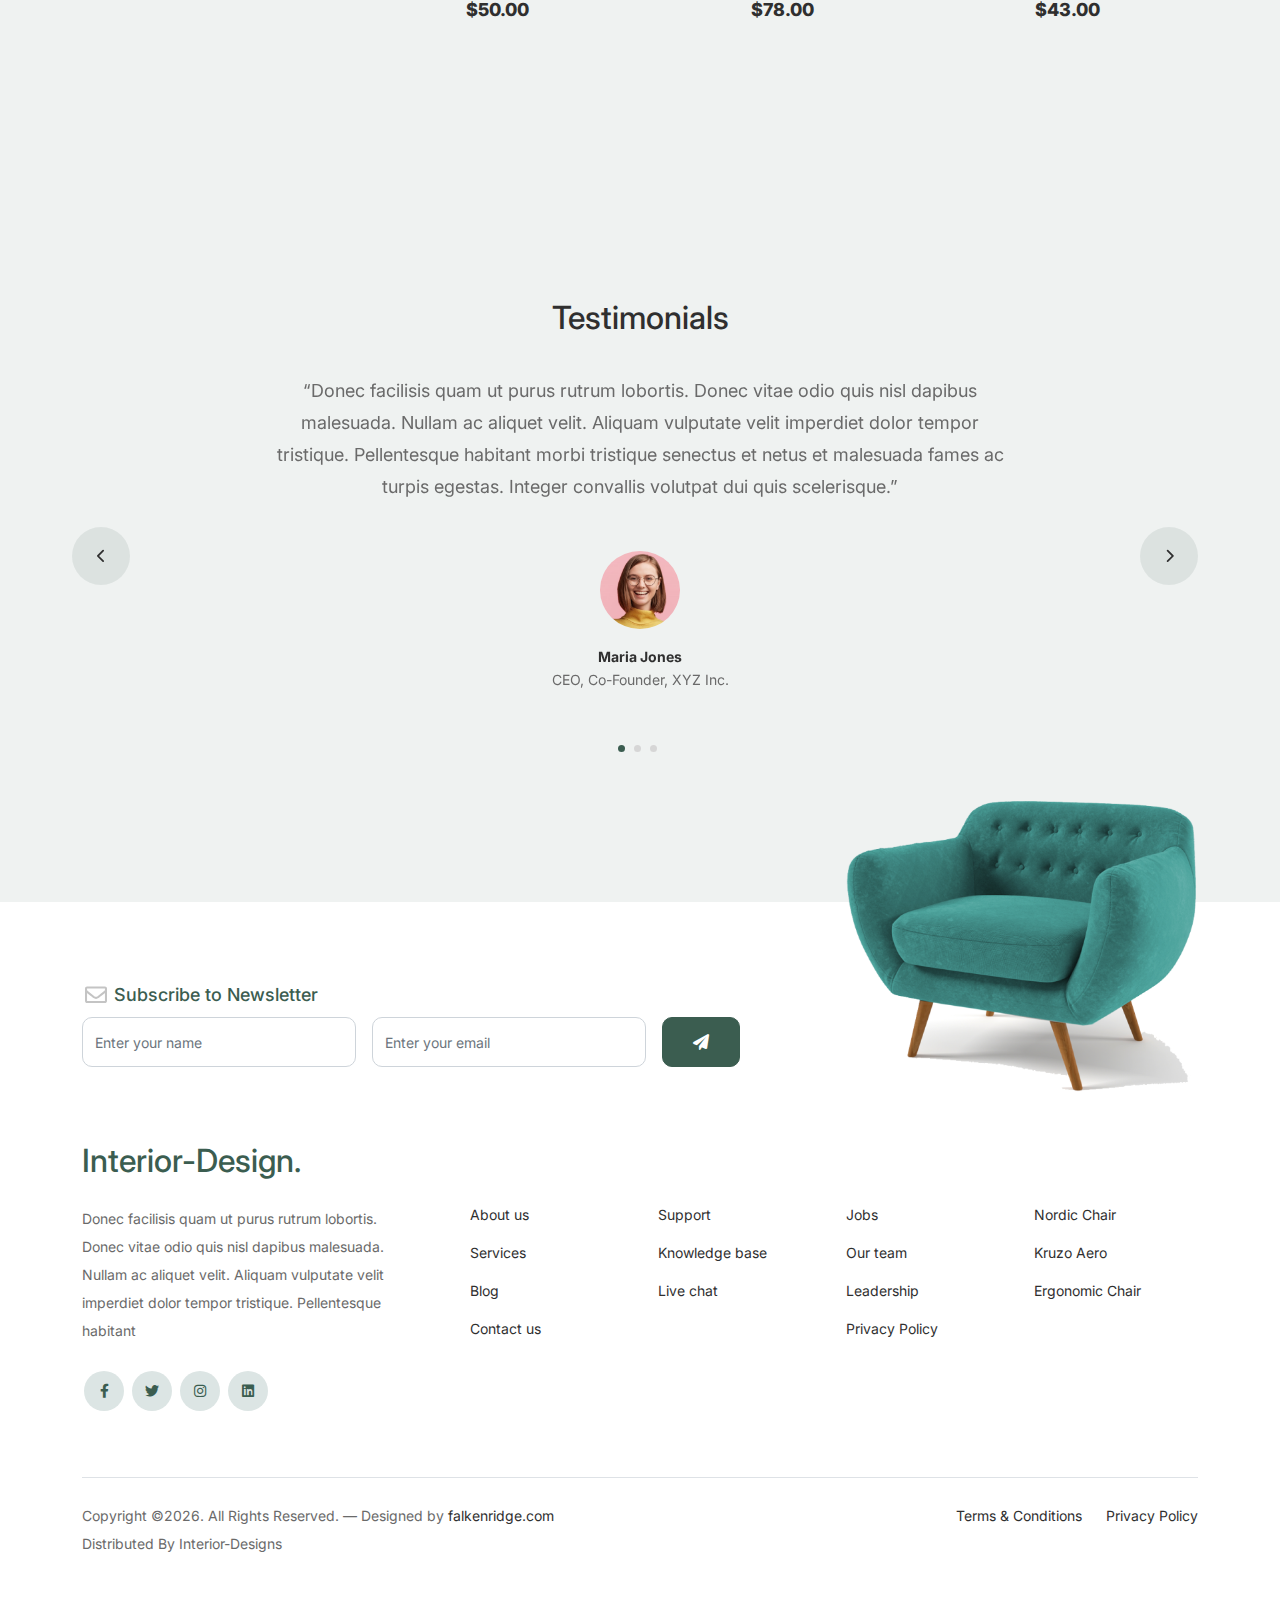
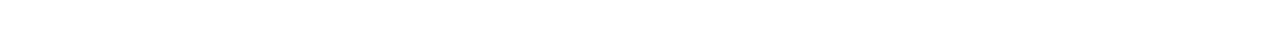
<file: services.html>
<!-- /*
* Bootstrap 5
* Template Name: Furni
* Template Author: falkenridge.com
* Template URI: https://falkenridge.com/
* License: https://creativecommons.org/licenses/by/3.0/
*/ -->
<!doctype html>
<html lang="en">
<head>
  <meta charset="utf-8">
  <meta name="viewport" content="width=device-width, initial-scale=1, shrink-to-fit=no">
  <meta name="author" content="falkenridge.com">
  <link rel="shortcut icon" href="favicon.png">

  <meta name="description" content="" />
  <meta name="keywords" content="bootstrap, bootstrap4" />

		<!-- Bootstrap CSS -->
		<link href="css/bootstrap.min.css" rel="stylesheet">
		<link href="https://cdnjs.cloudflare.com/ajax/libs/font-awesome/6.0.0-beta3/css/all.min.css" rel="stylesheet">
		<link href="css/tiny-slider.css" rel="stylesheet">
		<link href="css/style.css" rel="stylesheet">
		<title>Interior-Design </title>
	</head>

	<body>

		<!-- Start Header/Navigation -->
		<nav class="custom-navbar navbar navbar navbar-expand-md navbar-dark bg-dark" arial-label="Furni navigation bar">

			<div class="container">
				<a class="navbar-brand" href="index.html">Interior-Design<span>.</span></a>

				<button class="navbar-toggler" type="button" data-bs-toggle="collapse" data-bs-target="#navbarsFurni" aria-controls="navbarsFurni" aria-expanded="false" aria-label="Toggle navigation">
					<span class="navbar-toggler-icon"></span>
				</button>

				<div class="collapse navbar-collapse" id="navbarsFurni">
					<ul class="custom-navbar-nav navbar-nav ms-auto mb-2 mb-md-0">
						<li class="nav-item">
							<a class="nav-link" href="index.html">Home</a>
						</li>
						<li><a class="nav-link" href="shop.html">Shop</a></li>
						<li><a class="nav-link" href="about.html">About us</a></li>
						<li class="active"><a class="nav-link" href="services.html">Services</a></li>
						<li><a class="nav-link" href="blog.html">Blog</a></li>
						<li><a class="nav-link" href="contact.html">Contact us</a></li>
					</ul>

					<ul class="custom-navbar-cta navbar-nav mb-2 mb-md-0 ms-5">
						<li><a class="nav-link" href="#"><img src="images/user.svg"></a></li>
						<li><a class="nav-link" href="cart.html"><img src="images/cart.svg"></a></li>
					</ul>
				</div>
			</div>
				
		</nav>
		<!-- End Header/Navigation -->

		<!-- Start Hero Section -->
			<div class="hero">
				<div class="container">
					<div class="row justify-content-between">
						<div class="col-lg-5">
							<div class="intro-excerpt">
								<h1>Services</h1>
								<p class="mb-4">Donec vitae odio quis nisl dapibus malesuada. Nullam ac aliquet velit. Aliquam vulputate velit imperdiet dolor tempor tristique.</p>
								<p><a href="" class="btn btn-secondary me-2">Shop Now</a><a href="#" class="btn btn-white-outline">Explore</a></p>
							</div>
						</div>
						<div class="col-lg-7">
							<div class="hero-img-wrap">
								<img src="images/couch.png" class="img-fluid">
							</div>
						</div>
					</div>
				</div>
			</div>
		<!-- End Hero Section -->

		

		<!-- Start Why Choose Us Section -->
		<div class="why-choose-section">
			<div class="container">
				
				
				<div class="row my-5">
					<div class="col-6 col-md-6 col-lg-3 mb-4">
						<div class="feature">
							<div class="icon">
								<img src="images/truck.svg" alt="Image" class="imf-fluid">
							</div>
							<h3>Fast &amp; Free Shipping</h3>
							<p>Donec vitae odio quis nisl dapibus malesuada. Nullam ac aliquet velit. Aliquam vulputate.</p>
						</div>
					</div>

					<div class="col-6 col-md-6 col-lg-3 mb-4">
						<div class="feature">
							<div class="icon">
								<img src="images/bag.svg" alt="Image" class="imf-fluid">
							</div>
							<h3>Easy to Shop</h3>
							<p>Donec vitae odio quis nisl dapibus malesuada. Nullam ac aliquet velit. Aliquam vulputate.</p>
						</div>
					</div>

					<div class="col-6 col-md-6 col-lg-3 mb-4">
						<div class="feature">
							<div class="icon">
								<img src="images/support.svg" alt="Image" class="imf-fluid">
							</div>
							<h3>24/7 Support</h3>
							<p>Donec vitae odio quis nisl dapibus malesuada. Nullam ac aliquet velit. Aliquam vulputate.</p>
						</div>
					</div>

					<div class="col-6 col-md-6 col-lg-3 mb-4">
						<div class="feature">
							<div class="icon">
								<img src="images/return.svg" alt="Image" class="imf-fluid">
							</div>
							<h3>Hassle Free Returns</h3>
							<p>Donec vitae odio quis nisl dapibus malesuada. Nullam ac aliquet velit. Aliquam vulputate.</p>
						</div>
					</div>

					<div class="col-6 col-md-6 col-lg-3 mb-4">
						<div class="feature">
							<div class="icon">
								<img src="images/truck.svg" alt="Image" class="imf-fluid">
							</div>
							<h3>Fast &amp; Free Shipping</h3>
							<p>Donec vitae odio quis nisl dapibus malesuada. Nullam ac aliquet velit. Aliquam vulputate.</p>
						</div>
					</div>

					<div class="col-6 col-md-6 col-lg-3 mb-4">
						<div class="feature">
							<div class="icon">
								<img src="images/bag.svg" alt="Image" class="imf-fluid">
							</div>
							<h3>Easy to Shop</h3>
							<p>Donec vitae odio quis nisl dapibus malesuada. Nullam ac aliquet velit. Aliquam vulputate.</p>
						</div>
					</div>

					<div class="col-6 col-md-6 col-lg-3 mb-4">
						<div class="feature">
							<div class="icon">
								<img src="images/support.svg" alt="Image" class="imf-fluid">
							</div>
							<h3>24/7 Support</h3>
							<p>Donec vitae odio quis nisl dapibus malesuada. Nullam ac aliquet velit. Aliquam vulputate.</p>
						</div>
					</div>

					<div class="col-6 col-md-6 col-lg-3 mb-4">
						<div class="feature">
							<div class="icon">
								<img src="images/return.svg" alt="Image" class="imf-fluid">
							</div>
							<h3>Hassle Free Returns</h3>
							<p>Donec vitae odio quis nisl dapibus malesuada. Nullam ac aliquet velit. Aliquam vulputate.</p>
						</div>
					</div>

				</div>
			
			</div>
		</div>
		<!-- End Why Choose Us Section -->

		<!-- Start Product Section -->
		<div class="product-section pt-0">
			<div class="container">
				<div class="row">

					<!-- Start Column 1 -->
					<div class="col-md-12 col-lg-3 mb-5 mb-lg-0">
						<h2 class="mb-4 section-title">Crafted with excellent material.</h2>
						<p class="mb-4">Donec vitae odio quis nisl dapibus malesuada. Nullam ac aliquet velit. Aliquam vulputate velit imperdiet dolor tempor tristique. </p>
						<p><a href="#" class="btn">Explore</a></p>
					</div> 
					<!-- End Column 1 -->

					<!-- Start Column 2 -->
					<div class="col-12 col-md-4 col-lg-3 mb-5 mb-md-0">
						<a class="product-item" href="#">
							<img src="images/product-1.png" class="img-fluid product-thumbnail">
							<h3 class="product-title">Nordic Chair</h3>
							<strong class="product-price">$50.00</strong>

							<span class="icon-cross">
								<img src="images/cross.svg" class="img-fluid">
							</span>
						</a>
					</div> 
					<!-- End Column 2 -->

					<!-- Start Column 3 -->
					<div class="col-12 col-md-4 col-lg-3 mb-5 mb-md-0">
						<a class="product-item" href="#">
							<img src="images/product-2.png" class="img-fluid product-thumbnail">
							<h3 class="product-title">Kruzo Aero Chair</h3>
							<strong class="product-price">$78.00</strong>

							<span class="icon-cross">
								<img src="images/cross.svg" class="img-fluid">
							</span>
						</a>
					</div>
					<!-- End Column 3 -->

					<!-- Start Column 4 -->
					<div class="col-12 col-md-4 col-lg-3 mb-5 mb-md-0">
						<a class="product-item" href="#">
							<img src="images/product-3.png" class="img-fluid product-thumbnail">
							<h3 class="product-title">Ergonomic Chair</h3>
							<strong class="product-price">$43.00</strong>

							<span class="icon-cross">
								<img src="images/cross.svg" class="img-fluid">
							</span>
						</a>
					</div>
					<!-- End Column 4 -->

				</div>
			</div>
		</div>
		<!-- End Product Section -->

		

		<!-- Start Testimonial Slider -->
		<div class="testimonial-section before-footer-section">
			<div class="container">
				<div class="row">
					<div class="col-lg-7 mx-auto text-center">
						<h2 class="section-title">Testimonials</h2>
					</div>
				</div>

				<div class="row justify-content-center">
					<div class="col-lg-12">
						<div class="testimonial-slider-wrap text-center">

							<div id="testimonial-nav">
								<span class="prev" data-controls="prev"><span class="fa fa-chevron-left"></span></span>
								<span class="next" data-controls="next"><span class="fa fa-chevron-right"></span></span>
							</div>

							<div class="testimonial-slider">
								
								<div class="item">
									<div class="row justify-content-center">
										<div class="col-lg-8 mx-auto">

											<div class="testimonial-block text-center">
												<blockquote class="mb-5">
													<p>&ldquo;Donec facilisis quam ut purus rutrum lobortis. Donec vitae odio quis nisl dapibus malesuada. Nullam ac aliquet velit. Aliquam vulputate velit imperdiet dolor tempor tristique. Pellentesque habitant morbi tristique senectus et netus et malesuada fames ac turpis egestas. Integer convallis volutpat dui quis scelerisque.&rdquo;</p>
												</blockquote>

												<div class="author-info">
													<div class="author-pic">
														<img src="images/person-1.png" alt="Maria Jones" class="img-fluid">
													</div>
													<h3 class="font-weight-bold">Maria Jones</h3>
													<span class="position d-block mb-3">CEO, Co-Founder, XYZ Inc.</span>
												</div>
											</div>

										</div>
									</div>
								</div> 
								<!-- END item -->

								<div class="item">
									<div class="row justify-content-center">
										<div class="col-lg-8 mx-auto">

											<div class="testimonial-block text-center">
												<blockquote class="mb-5">
													<p>&ldquo;Donec facilisis quam ut purus rutrum lobortis. Donec vitae odio quis nisl dapibus malesuada. Nullam ac aliquet velit. Aliquam vulputate velit imperdiet dolor tempor tristique. Pellentesque habitant morbi tristique senectus et netus et malesuada fames ac turpis egestas. Integer convallis volutpat dui quis scelerisque.&rdquo;</p>
												</blockquote>

												<div class="author-info">
													<div class="author-pic">
														<img src="images/person-1.png" alt="Maria Jones" class="img-fluid">
													</div>
													<h3 class="font-weight-bold">Maria Jones</h3>
													<span class="position d-block mb-3">CEO, Co-Founder, XYZ Inc.</span>
												</div>
											</div>

										</div>
									</div>
								</div> 
								<!-- END item -->

								<div class="item">
									<div class="row justify-content-center">
										<div class="col-lg-8 mx-auto">

											<div class="testimonial-block text-center">
												<blockquote class="mb-5">
													<p>&ldquo;Donec facilisis quam ut purus rutrum lobortis. Donec vitae odio quis nisl dapibus malesuada. Nullam ac aliquet velit. Aliquam vulputate velit imperdiet dolor tempor tristique. Pellentesque habitant morbi tristique senectus et netus et malesuada fames ac turpis egestas. Integer convallis volutpat dui quis scelerisque.&rdquo;</p>
												</blockquote>

												<div class="author-info">
													<div class="author-pic">
														<img src="images/person-1.png" alt="Maria Jones" class="img-fluid">
													</div>
													<h3 class="font-weight-bold">Maria Jones</h3>
													<span class="position d-block mb-3">CEO, Co-Founder, XYZ Inc.</span>
												</div>
											</div>

										</div>
									</div>
								</div> 
								<!-- END item -->

							</div>

						</div>
					</div>
				</div>
			</div>
		</div>
		<!-- End Testimonial Slider -->

		

		<!-- Start Footer Section -->
		<footer class="footer-section">
			<div class="container relative">

				<div class="sofa-img">
					<img src="images/sofa.png" alt="Image" class="img-fluid">
				</div>

				<div class="row">
					<div class="col-lg-8">
						<div class="subscription-form">
							<h3 class="d-flex align-items-center"><span class="me-1"><img src="images/envelope-outline.svg" alt="Image" class="img-fluid"></span><span>Subscribe to Newsletter</span></h3>

							<form action="#" class="row g-3">
								<div class="col-auto">
									<input type="text" class="form-control" placeholder="Enter your name">
								</div>
								<div class="col-auto">
									<input type="email" class="form-control" placeholder="Enter your email">
								</div>
								<div class="col-auto">
									<button class="btn btn-primary">
										<span class="fa fa-paper-plane"></span>
									</button>
								</div>
							</form>

						</div>
					</div>
				</div>

				<div class="row g-5 mb-5">
					<div class="col-lg-4">
						<div class="mb-4 footer-logo-wrap"><a href="#" class="footer-logo">Interior-Design<span>.</span></a></div>
						<p class="mb-4">Donec facilisis quam ut purus rutrum lobortis. Donec vitae odio quis nisl dapibus malesuada. Nullam ac aliquet velit. Aliquam vulputate velit imperdiet dolor tempor tristique. Pellentesque habitant</p>

						<ul class="list-unstyled custom-social">
							<li><a href="#"><span class="fa fa-brands fa-facebook-f"></span></a></li>
							<li><a href="#"><span class="fa fa-brands fa-twitter"></span></a></li>
							<li><a href="#"><span class="fa fa-brands fa-instagram"></span></a></li>
							<li><a href="#"><span class="fa fa-brands fa-linkedin"></span></a></li>
						</ul>
					</div>

					<div class="col-lg-8">
						<div class="row links-wrap">
							<div class="col-6 col-sm-6 col-md-3">
								<ul class="list-unstyled">
									<li><a href="#">About us</a></li>
									<li><a href="#">Services</a></li>
									<li><a href="#">Blog</a></li>
									<li><a href="#">Contact us</a></li>
								</ul>
							</div>

							<div class="col-6 col-sm-6 col-md-3">
								<ul class="list-unstyled">
									<li><a href="#">Support</a></li>
									<li><a href="#">Knowledge base</a></li>
									<li><a href="#">Live chat</a></li>
								</ul>
							</div>

							<div class="col-6 col-sm-6 col-md-3">
								<ul class="list-unstyled">
									<li><a href="#">Jobs</a></li>
									<li><a href="#">Our team</a></li>
									<li><a href="#">Leadership</a></li>
									<li><a href="#">Privacy Policy</a></li>
								</ul>
							</div>

							<div class="col-6 col-sm-6 col-md-3">
								<ul class="list-unstyled">
									<li><a href="#">Nordic Chair</a></li>
									<li><a href="#">Kruzo Aero</a></li>
									<li><a href="#">Ergonomic Chair</a></li>
								</ul>
							</div>
						</div>
					</div>

				</div>

				<div class="border-top copyright">
					<div class="row pt-4">
						<div class="col-lg-6">
							<p class="mb-2 text-center text-lg-start">Copyright &copy;<script>document.write(new Date().getFullYear());</script>. All Rights Reserved. &mdash; Designed by <a href="https://falkenridge.com">falkenridge.com</a> Distributed By <a hreff="https://Interior-Designs.com">Interior-Designs</a> <!-- License information: https://falkenridge.com/license/ -->
            </p>
						</div>

						<div class="col-lg-6 text-center text-lg-end">
							<ul class="list-unstyled d-inline-flex ms-auto">
								<li class="me-4"><a href="#">Terms &amp; Conditions</a></li>
								<li><a href="#">Privacy Policy</a></li>
							</ul>
						</div>

					</div>
				</div>

			</div>
		</footer>
		<!-- End Footer Section -->	


		<script src="js/bootstrap.bundle.min.js"></script>
		<script src="js/tiny-slider.js"></script>
		<script src="js/custom.js"></script>
	</body>

</html>
</file>
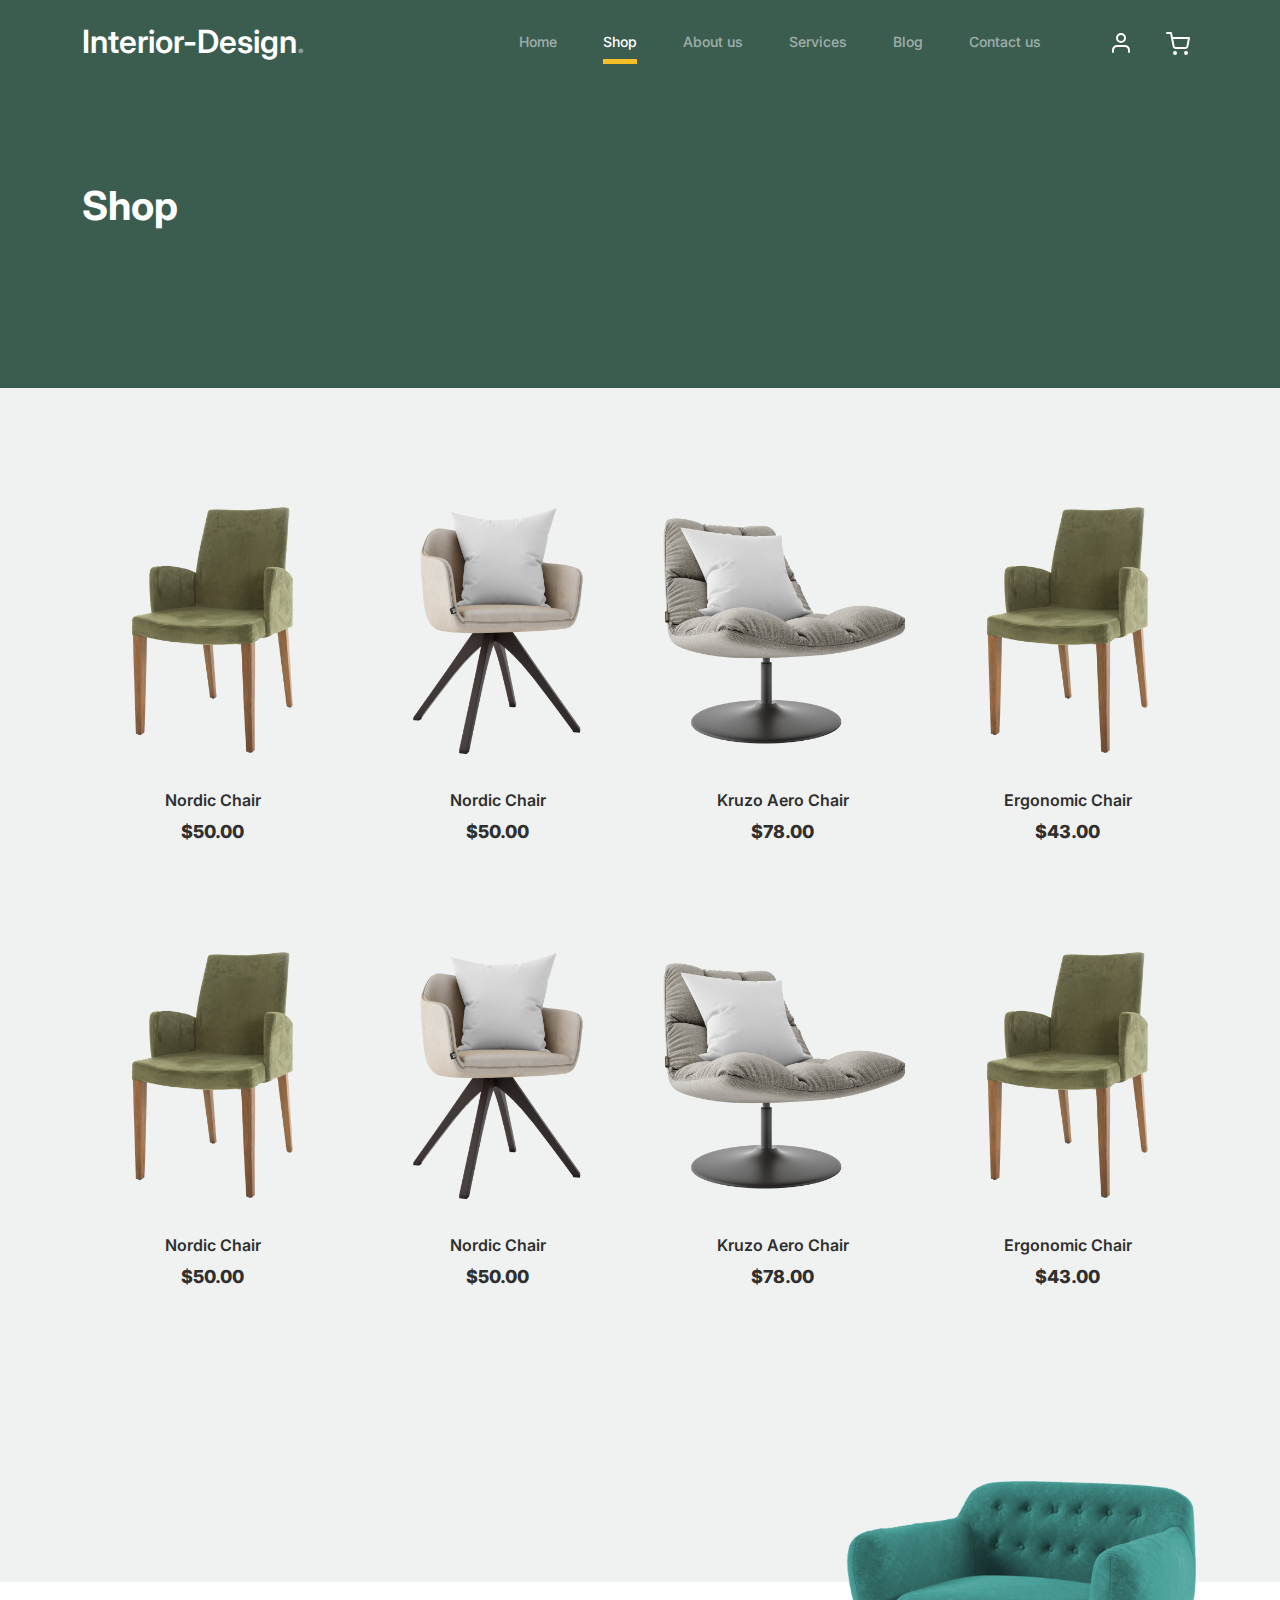
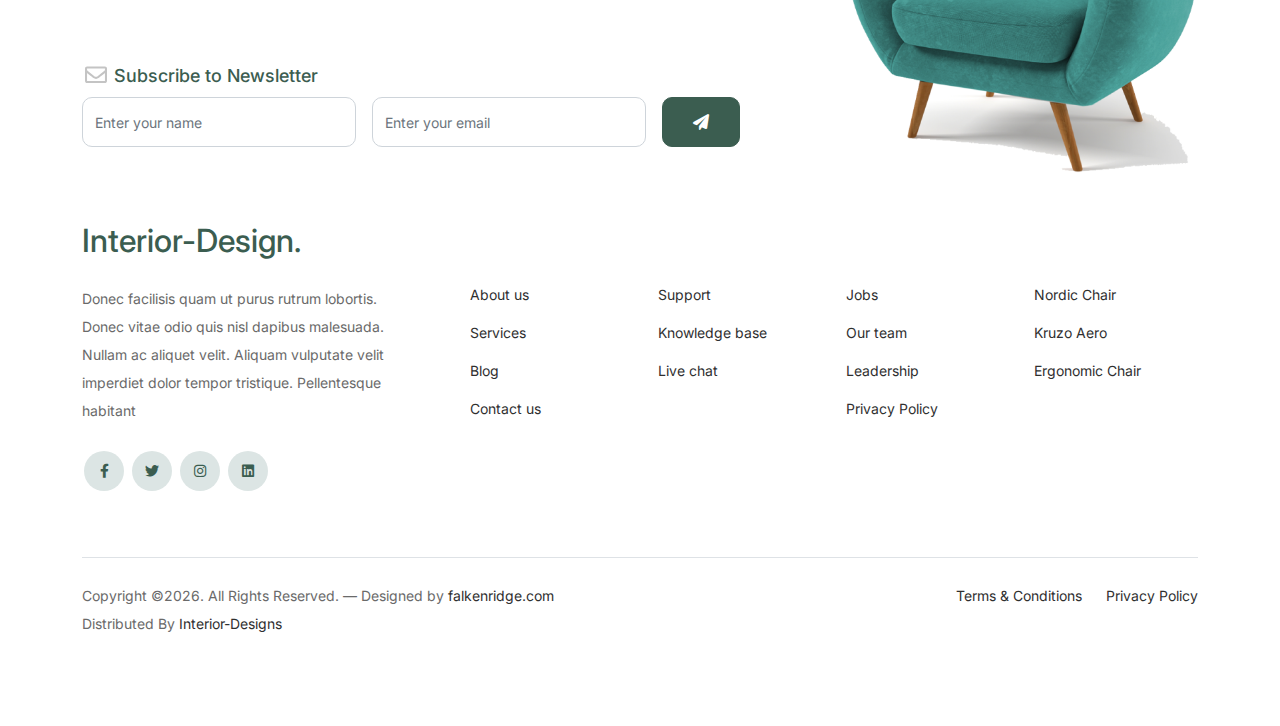
<file: shop.html>
<!-- /*
* Bootstrap 5
* Template Name: Furni
* Template Author: falkenridge.com
* Template URI: https://falkenridge.com/
* License: https://creativecommons.org/licenses/by/3.0/
*/ -->
<!doctype html>
<html lang="en">
<head>
  <meta charset="utf-8">
  <meta name="viewport" content="width=device-width, initial-scale=1, shrink-to-fit=no">
  <meta name="author" content="falkenridge.com">
  <link rel="shortcut icon" href="favicon.png">

  <meta name="description" content="" />
  <meta name="keywords" content="bootstrap, bootstrap4" />

		<!-- Bootstrap CSS -->
		<link href="css/bootstrap.min.css" rel="stylesheet">
		<link href="https://cdnjs.cloudflare.com/ajax/libs/font-awesome/6.0.0-beta3/css/all.min.css" rel="stylesheet">
		<link href="css/tiny-slider.css" rel="stylesheet">
		<link href="css/style.css" rel="stylesheet">
		<title>Interior-Design </title>
	</head>

	<body>

		<!-- Start Header/Navigation -->
		<nav class="custom-navbar navbar navbar navbar-expand-md navbar-dark bg-dark" arial-label="Furni navigation bar">

			<div class="container">
				<a class="navbar-brand" href="index.html">Interior-Design<span>.</span></a>

				<button class="navbar-toggler" type="button" data-bs-toggle="collapse" data-bs-target="#navbarsFurni" aria-controls="navbarsFurni" aria-expanded="false" aria-label="Toggle navigation">
					<span class="navbar-toggler-icon"></span>
				</button>

				<div class="collapse navbar-collapse" id="navbarsFurni">
					<ul class="custom-navbar-nav navbar-nav ms-auto mb-2 mb-md-0">
						<li class="nav-item ">
							<a class="nav-link" href="index.html">Home</a>
						</li>
						<li class="active"><a class="nav-link" href="shop.html">Shop</a></li>
						<li><a class="nav-link" href="about.html">About us</a></li>
						<li><a class="nav-link" href="services.html">Services</a></li>
						<li><a class="nav-link" href="blog.html">Blog</a></li>
						<li><a class="nav-link" href="contact.html">Contact us</a></li>
					</ul>

					<ul class="custom-navbar-cta navbar-nav mb-2 mb-md-0 ms-5">
						<li><a class="nav-link" href="#"><img src="images/user.svg"></a></li>
						<li><a class="nav-link" href="cart.html"><img src="images/cart.svg"></a></li>
					</ul>
				</div>
			</div>
				
		</nav>
		<!-- End Header/Navigation -->

		<!-- Start Hero Section -->
			<div class="hero">
				<div class="container">
					<div class="row justify-content-between">
						<div class="col-lg-5">
							<div class="intro-excerpt">
								<h1>Shop</h1>
							</div>
						</div>
						<div class="col-lg-7">
							
						</div>
					</div>
				</div>
			</div>
		<!-- End Hero Section -->

		

		<div class="untree_co-section product-section before-footer-section">
		    <div class="container">
		      	<div class="row">

		      		<!-- Start Column 1 -->
					<div class="col-12 col-md-4 col-lg-3 mb-5">
						<a class="product-item" href="#">
							<img src="images/product-3.png" class="img-fluid product-thumbnail">
							<h3 class="product-title">Nordic Chair</h3>
							<strong class="product-price">$50.00</strong>

							<span class="icon-cross">
								<img src="images/cross.svg" class="img-fluid">
							</span>
						</a>
					</div> 
					<!-- End Column 1 -->
						
					<!-- Start Column 2 -->
					<div class="col-12 col-md-4 col-lg-3 mb-5">
						<a class="product-item" href="#">
							<img src="images/product-1.png" class="img-fluid product-thumbnail">
							<h3 class="product-title">Nordic Chair</h3>
							<strong class="product-price">$50.00</strong>

							<span class="icon-cross">
								<img src="images/cross.svg" class="img-fluid">
							</span>
						</a>
					</div> 
					<!-- End Column 2 -->

					<!-- Start Column 3 -->
					<div class="col-12 col-md-4 col-lg-3 mb-5">
						<a class="product-item" href="#">
							<img src="images/product-2.png" class="img-fluid product-thumbnail">
							<h3 class="product-title">Kruzo Aero Chair</h3>
							<strong class="product-price">$78.00</strong>

							<span class="icon-cross">
								<img src="images/cross.svg" class="img-fluid">
							</span>
						</a>
					</div>
					<!-- End Column 3 -->

					<!-- Start Column 4 -->
					<div class="col-12 col-md-4 col-lg-3 mb-5">
						<a class="product-item" href="#">
							<img src="images/product-3.png" class="img-fluid product-thumbnail">
							<h3 class="product-title">Ergonomic Chair</h3>
							<strong class="product-price">$43.00</strong>

							<span class="icon-cross">
								<img src="images/cross.svg" class="img-fluid">
							</span>
						</a>
					</div>
					<!-- End Column 4 -->


					<!-- Start Column 1 -->
					<div class="col-12 col-md-4 col-lg-3 mb-5">
						<a class="product-item" href="#">
							<img src="images/product-3.png" class="img-fluid product-thumbnail">
							<h3 class="product-title">Nordic Chair</h3>
							<strong class="product-price">$50.00</strong>

							<span class="icon-cross">
								<img src="images/cross.svg" class="img-fluid">
							</span>
						</a>
					</div> 
					<!-- End Column 1 -->
						
					<!-- Start Column 2 -->
					<div class="col-12 col-md-4 col-lg-3 mb-5">
						<a class="product-item" href="#">
							<img src="images/product-1.png" class="img-fluid product-thumbnail">
							<h3 class="product-title">Nordic Chair</h3>
							<strong class="product-price">$50.00</strong>

							<span class="icon-cross">
								<img src="images/cross.svg" class="img-fluid">
							</span>
						</a>
					</div> 
					<!-- End Column 2 -->

					<!-- Start Column 3 -->
					<div class="col-12 col-md-4 col-lg-3 mb-5">
						<a class="product-item" href="#">
							<img src="images/product-2.png" class="img-fluid product-thumbnail">
							<h3 class="product-title">Kruzo Aero Chair</h3>
							<strong class="product-price">$78.00</strong>

							<span class="icon-cross">
								<img src="images/cross.svg" class="img-fluid">
							</span>
						</a>
					</div>
					<!-- End Column 3 -->

					<!-- Start Column 4 -->
					<div class="col-12 col-md-4 col-lg-3 mb-5">
						<a class="product-item" href="#">
							<img src="images/product-3.png" class="img-fluid product-thumbnail">
							<h3 class="product-title">Ergonomic Chair</h3>
							<strong class="product-price">$43.00</strong>

							<span class="icon-cross">
								<img src="images/cross.svg" class="img-fluid">
							</span>
						</a>
					</div>
					<!-- End Column 4 -->

		      	</div>
		    </div>
		</div>


		<!-- Start Footer Section -->
		<footer class="footer-section">
			<div class="container relative">

				<div class="sofa-img">
					<img src="images/sofa.png" alt="Image" class="img-fluid">
				</div>

				<div class="row">
					<div class="col-lg-8">
						<div class="subscription-form">
							<h3 class="d-flex align-items-center"><span class="me-1"><img src="images/envelope-outline.svg" alt="Image" class="img-fluid"></span><span>Subscribe to Newsletter</span></h3>

							<form action="#" class="row g-3">
								<div class="col-auto">
									<input type="text" class="form-control" placeholder="Enter your name">
								</div>
								<div class="col-auto">
									<input type="email" class="form-control" placeholder="Enter your email">
								</div>
								<div class="col-auto">
									<button class="btn btn-primary">
										<span class="fa fa-paper-plane"></span>
									</button>
								</div>
							</form>

						</div>
					</div>
				</div>

				<div class="row g-5 mb-5">
					<div class="col-lg-4">
						<div class="mb-4 footer-logo-wrap"><a href="#" class="footer-logo">Interior-Design<span>.</span></a></div>
						<p class="mb-4">Donec facilisis quam ut purus rutrum lobortis. Donec vitae odio quis nisl dapibus malesuada. Nullam ac aliquet velit. Aliquam vulputate velit imperdiet dolor tempor tristique. Pellentesque habitant</p>

						<ul class="list-unstyled custom-social">
							<li><a href="#"><span class="fa fa-brands fa-facebook-f"></span></a></li>
							<li><a href="#"><span class="fa fa-brands fa-twitter"></span></a></li>
							<li><a href="#"><span class="fa fa-brands fa-instagram"></span></a></li>
							<li><a href="#"><span class="fa fa-brands fa-linkedin"></span></a></li>
						</ul>
					</div>

					<div class="col-lg-8">
						<div class="row links-wrap">
							<div class="col-6 col-sm-6 col-md-3">
								<ul class="list-unstyled">
									<li><a href="#">About us</a></li>
									<li><a href="#">Services</a></li>
									<li><a href="#">Blog</a></li>
									<li><a href="#">Contact us</a></li>
								</ul>
							</div>

							<div class="col-6 col-sm-6 col-md-3">
								<ul class="list-unstyled">
									<li><a href="#">Support</a></li>
									<li><a href="#">Knowledge base</a></li>
									<li><a href="#">Live chat</a></li>
								</ul>
							</div>

							<div class="col-6 col-sm-6 col-md-3">
								<ul class="list-unstyled">
									<li><a href="#">Jobs</a></li>
									<li><a href="#">Our team</a></li>
									<li><a href="#">Leadership</a></li>
									<li><a href="#">Privacy Policy</a></li>
								</ul>
							</div>

							<div class="col-6 col-sm-6 col-md-3">
								<ul class="list-unstyled">
									<li><a href="#">Nordic Chair</a></li>
									<li><a href="#">Kruzo Aero</a></li>
									<li><a href="#">Ergonomic Chair</a></li>
								</ul>
							</div>
						</div>
					</div>

				</div>

				<div class="border-top copyright">
					<div class="row pt-4">
						<div class="col-lg-6">
							<p class="mb-2 text-center text-lg-start">Copyright &copy;<script>document.write(new Date().getFullYear());</script>. All Rights Reserved. &mdash; Designed by <a href="https://falkenridge.com">falkenridge.com</a>  Distributed By <a href="https://Interior-Designs.com">Interior-Designs</a> <!-- License information: https://falkenridge.com/license/ -->
            </p>
						</div>

						<div class="col-lg-6 text-center text-lg-end">
							<ul class="list-unstyled d-inline-flex ms-auto">
								<li class="me-4"><a href="#">Terms &amp; Conditions</a></li>
								<li><a href="#">Privacy Policy</a></li>
							</ul>
						</div>

					</div>
				</div>

			</div>
		</footer>
		<!-- End Footer Section -->	


		<script src="js/bootstrap.bundle.min.js"></script>
		<script src="js/tiny-slider.js"></script>
		<script src="js/custom.js"></script>
	</body>

</html>
</file>
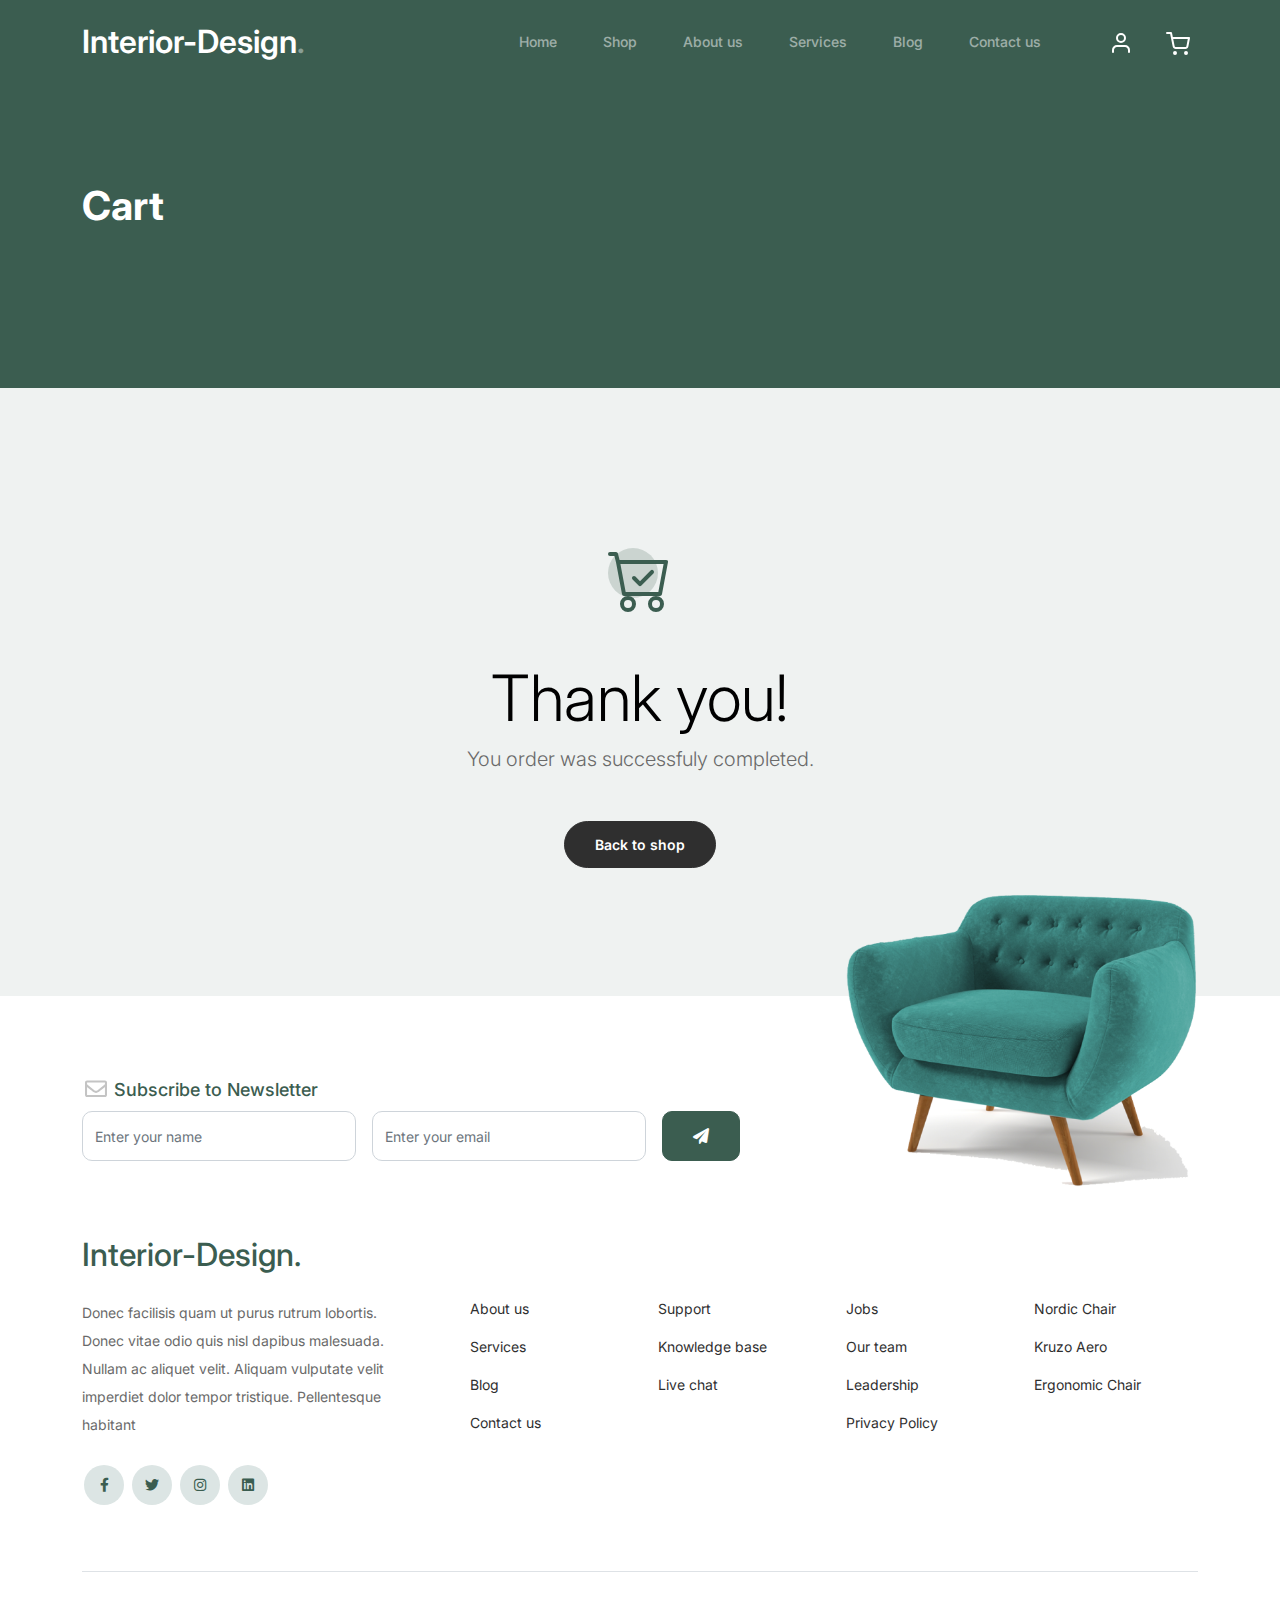
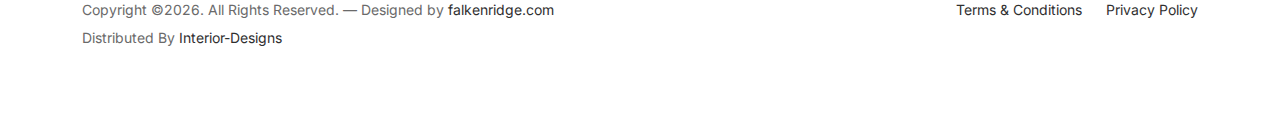
<file: thankyou.html>
<!-- /*
* Bootstrap 5
* Template Name: Furni
* Template Author: falkenridge.com
* Template URI: https://falkenridge.com/
* License: https://creativecommons.org/licenses/by/3.0/
*/ -->
<!doctype html>
<html lang="en">
<head>
  <meta charset="utf-8">
  <meta name="viewport" content="width=device-width, initial-scale=1, shrink-to-fit=no">
  <meta name="author" content="falkenridge.com">
  <link rel="shortcut icon" href="favicon.png">

  <meta name="description" content="" />
  <meta name="keywords" content="bootstrap, bootstrap4" />

		<!-- Bootstrap CSS -->
		<link href="css/bootstrap.min.css" rel="stylesheet">
		<link href="https://cdnjs.cloudflare.com/ajax/libs/font-awesome/6.0.0-beta3/css/all.min.css" rel="stylesheet">
		<link href="css/tiny-slider.css" rel="stylesheet">
		<link href="css/style.css" rel="stylesheet">
		<title>Interior-Design </title>
	</head>

	<body>

		<!-- Start Header/Navigation -->
		<nav class="custom-navbar navbar navbar navbar-expand-md navbar-dark bg-dark" arial-label="Furni navigation bar">

			<div class="container">
				<a class="navbar-brand" href="index.html">Interior-Design<span>.</span></a>

				<button class="navbar-toggler" type="button" data-bs-toggle="collapse" data-bs-target="#navbarsFurni" aria-controls="navbarsFurni" aria-expanded="false" aria-label="Toggle navigation">
					<span class="navbar-toggler-icon"></span>
				</button>

				<div class="collapse navbar-collapse" id="navbarsFurni">
					<ul class="custom-navbar-nav navbar-nav ms-auto mb-2 mb-md-0">
						<li class="nav-item ">
							<a class="nav-link" href="index.html">Home</a>
						</li>
						<li><a class="nav-link" href="shop.html">Shop</a></li>
						<li><a class="nav-link" href="about.html">About us</a></li>
						<li><a class="nav-link" href="services.html">Services</a></li>
						<li><a class="nav-link" href="blog.html">Blog</a></li>
						<li><a class="nav-link" href="contact.html">Contact us</a></li>
					</ul>

					<ul class="custom-navbar-cta navbar-nav mb-2 mb-md-0 ms-5">
						<li><a class="nav-link" href="#"><img src="images/user.svg"></a></li>
						<li><a class="nav-link" href="cart.html"><img src="images/cart.svg"></a></li>
					</ul>
				</div>
			</div>
				
		</nav>
		<!-- End Header/Navigation -->

		<!-- Start Hero Section -->
			<div class="hero">
				<div class="container">
					<div class="row justify-content-between">
						<div class="col-lg-5">
							<div class="intro-excerpt">
								<h1>Cart</h1>
							</div>
						</div>
						<div class="col-lg-7">
							
						</div>
					</div>
				</div>
			</div>
		<!-- End Hero Section -->

		

		<div class="untree_co-section">
    <div class="container">
      <div class="row">
        <div class="col-md-12 text-center pt-5">
          <span class="display-3 thankyou-icon text-primary">
            <svg width="1em" height="1em" viewBox="0 0 16 16" class="bi bi-cart-check mb-5" fill="currentColor" xmlns="http://www.w3.org/2000/svg">
              <path fill-rule="evenodd" d="M11.354 5.646a.5.5 0 0 1 0 .708l-3 3a.5.5 0 0 1-.708 0l-1.5-1.5a.5.5 0 1 1 .708-.708L8 8.293l2.646-2.647a.5.5 0 0 1 .708 0z"/>
              <path fill-rule="evenodd" d="M0 1.5A.5.5 0 0 1 .5 1H2a.5.5 0 0 1 .485.379L2.89 3H14.5a.5.5 0 0 1 .491.592l-1.5 8A.5.5 0 0 1 13 12H4a.5.5 0 0 1-.491-.408L2.01 3.607 1.61 2H.5a.5.5 0 0 1-.5-.5zM3.102 4l1.313 7h8.17l1.313-7H3.102zM5 12a2 2 0 1 0 0 4 2 2 0 0 0 0-4zm7 0a2 2 0 1 0 0 4 2 2 0 0 0 0-4zm-7 1a1 1 0 1 0 0 2 1 1 0 0 0 0-2zm7 0a1 1 0 1 0 0 2 1 1 0 0 0 0-2z"/>
            </svg>
          </span>
          <h2 class="display-3 text-black">Thank you!</h2>
          <p class="lead mb-5">You order was successfuly completed.</p>
          <p><a href="shop.html" class="btn btn-sm btn-outline-black">Back to shop</a></p>
        </div>
      </div>
    </div>
  </div>

		<!-- Start Footer Section -->
		<footer class="footer-section">
			<div class="container relative">

				<div class="sofa-img">
					<img src="images/sofa.png" alt="Image" class="img-fluid">
				</div>

				<div class="row">
					<div class="col-lg-8">
						<div class="subscription-form">
							<h3 class="d-flex align-items-center"><span class="me-1"><img src="images/envelope-outline.svg" alt="Image" class="img-fluid"></span><span>Subscribe to Newsletter</span></h3>

							<form action="#" class="row g-3">
								<div class="col-auto">
									<input type="text" class="form-control" placeholder="Enter your name">
								</div>
								<div class="col-auto">
									<input type="email" class="form-control" placeholder="Enter your email">
								</div>
								<div class="col-auto">
									<button class="btn btn-primary">
										<span class="fa fa-paper-plane"></span>
									</button>
								</div>
							</form>

						</div>
					</div>
				</div>

				<div class="row g-5 mb-5">
					<div class="col-lg-4">
						<div class="mb-4 footer-logo-wrap"><a href="#" class="footer-logo">Interior-Design<span>.</span></a></div>
						<p class="mb-4">Donec facilisis quam ut purus rutrum lobortis. Donec vitae odio quis nisl dapibus malesuada. Nullam ac aliquet velit. Aliquam vulputate velit imperdiet dolor tempor tristique. Pellentesque habitant</p>

						<ul class="list-unstyled custom-social">
							<li><a href="#"><span class="fa fa-brands fa-facebook-f"></span></a></li>
							<li><a href="#"><span class="fa fa-brands fa-twitter"></span></a></li>
							<li><a href="#"><span class="fa fa-brands fa-instagram"></span></a></li>
							<li><a href="#"><span class="fa fa-brands fa-linkedin"></span></a></li>
						</ul>
					</div>

					<div class="col-lg-8">
						<div class="row links-wrap">
							<div class="col-6 col-sm-6 col-md-3">
								<ul class="list-unstyled">
									<li><a href="#">About us</a></li>
									<li><a href="#">Services</a></li>
									<li><a href="#">Blog</a></li>
									<li><a href="#">Contact us</a></li>
								</ul>
							</div>

							<div class="col-6 col-sm-6 col-md-3">
								<ul class="list-unstyled">
									<li><a href="#">Support</a></li>
									<li><a href="#">Knowledge base</a></li>
									<li><a href="#">Live chat</a></li>
								</ul>
							</div>

							<div class="col-6 col-sm-6 col-md-3">
								<ul class="list-unstyled">
									<li><a href="#">Jobs</a></li>
									<li><a href="#">Our team</a></li>
									<li><a href="#">Leadership</a></li>
									<li><a href="#">Privacy Policy</a></li>
								</ul>
							</div>

							<div class="col-6 col-sm-6 col-md-3">
								<ul class="list-unstyled">
									<li><a href="#">Nordic Chair</a></li>
									<li><a href="#">Kruzo Aero</a></li>
									<li><a href="#">Ergonomic Chair</a></li>
								</ul>
							</div>
						</div>
					</div>

				</div>

				<div class="border-top copyright">
					<div class="row pt-4">
						<div class="col-lg-6">
							<p class="mb-2 text-center text-lg-start">Copyright &copy;<script>document.write(new Date().getFullYear());</script>. All Rights Reserved. &mdash; Designed by <a href="https://falkenridge.com">falkenridge.com</a> Distributed By <a href="https://Interior-Designs.com">Interior-Designs</a> <!-- License information: https://falkenridge.com/license/ -->
            </p>
						</div>

						<div class="col-lg-6 text-center text-lg-end">
							<ul class="list-unstyled d-inline-flex ms-auto">
								<li class="me-4"><a href="#">Terms &amp; Conditions</a></li>
								<li><a href="#">Privacy Policy</a></li>
							</ul>
						</div>

					</div>
				</div>

			</div>
		</footer>
		<!-- End Footer Section -->	


		<script src="js/bootstrap.bundle.min.js"></script>
		<script src="js/tiny-slider.js"></script>
		<script src="js/custom.js"></script>
	</body>

</html>
</file>
<file: css/tiny-slider.css>
.tns-outer{padding:0 !important}.tns-outer [hidden]{display:none !important}.tns-outer [aria-controls],.tns-outer [data-action]{cursor:pointer}.tns-slider{-webkit-transition:all 0s;-moz-transition:all 0s;transition:all 0s}.tns-slider>.tns-item{-webkit-box-sizing:border-box;-moz-box-sizing:border-box;box-sizing:border-box}.tns-horizontal.tns-subpixel{white-space:nowrap}.tns-horizontal.tns-subpixel>.tns-item{display:inline-block;vertical-align:top;white-space:normal}.tns-horizontal.tns-no-subpixel:after{content:'';display:table;clear:both}.tns-horizontal.tns-no-subpixel>.tns-item{float:left}.tns-horizontal.tns-carousel.tns-no-subpixel>.tns-item{margin-right:-100%}.tns-no-calc{position:relative;left:0}.tns-gallery{position:relative;left:0;min-height:1px}.tns-gallery>.tns-item{position:absolute;left:-100%;-webkit-transition:transform 0s, opacity 0s;-moz-transition:transform 0s, opacity 0s;transition:transform 0s, opacity 0s}.tns-gallery>.tns-slide-active{position:relative;left:auto !important}.tns-gallery>.tns-moving{-webkit-transition:all 0.25s;-moz-transition:all 0.25s;transition:all 0.25s}.tns-autowidth{display:inline-block}.tns-lazy-img{-webkit-transition:opacity 0.6s;-moz-transition:opacity 0.6s;transition:opacity 0.6s;opacity:0.6}.tns-lazy-img.tns-complete{opacity:1}.tns-ah{-webkit-transition:height 0s;-moz-transition:height 0s;transition:height 0s}.tns-ovh{overflow:hidden}.tns-visually-hidden{position:absolute;left:-10000em}.tns-transparent{opacity:0;visibility:hidden}.tns-fadeIn{opacity:1;filter:alpha(opacity=100);z-index:0}.tns-normal,.tns-fadeOut{opacity:0;filter:alpha(opacity=0);z-index:-1}.tns-vpfix{white-space:nowrap}.tns-vpfix>div,.tns-vpfix>li{display:inline-block}.tns-t-subp2{margin:0 auto;width:310px;position:relative;height:10px;overflow:hidden}.tns-t-ct{width:2333.3333333%;width:-webkit-calc(100% * 70 / 3);width:-moz-calc(100% * 70 / 3);width:calc(100% * 70 / 3);position:absolute;right:0}.tns-t-ct:after{content:'';display:table;clear:both}.tns-t-ct>div{width:1.4285714%;width:-webkit-calc(100% / 70);width:-moz-calc(100% / 70);width:calc(100% / 70);height:10px;float:left}

/*# sourceMappingURL=sourcemaps/tiny-slider.css.map */
</file>
<file: css/style.css>
/*
* Template Name: UntreeStore
* Template Author: falkenridge.com
* Author URI: https://falkenridge.com/
* License: https://creativecommons.org/licenses/by/3.0/
*/
@import url("https://fonts.googleapis.com/css2?family=Inter:wght@400;500;600;700;800&display=swap");
body {
  overflow-x: hidden;
  position: relative; }

body {
  font-family: "Inter", sans-serif;
  font-weight: 400;
  line-height: 28px;
  color: #6a6a6a;
  font-size: 14px;
  background-color: #eff2f1; }

a {
  text-decoration: none;
  -webkit-transition: .3s all ease;
  -o-transition: .3s all ease;
  transition: .3s all ease;
  color: #2f2f2f;
  text-decoration: underline; }
  a:hover {
    color: #2f2f2f;
    text-decoration: none; }
  a.more {
    font-weight: 600; }

.custom-navbar {
  background: #3b5d50 !important;
  padding-top: 20px;
  padding-bottom: 20px; }
  .custom-navbar .navbar-brand {
    font-size: 32px;
    font-weight: 600; }
    .custom-navbar .navbar-brand > span {
      opacity: .4; }
  .custom-navbar .navbar-toggler {
    border-color: transparent; }
    .custom-navbar .navbar-toggler:active, .custom-navbar .navbar-toggler:focus {
      -webkit-box-shadow: none;
      box-shadow: none;
      outline: none; }
  @media (min-width: 992px) {
    .custom-navbar .custom-navbar-nav li {
      margin-left: 15px;
      margin-right: 15px; } }
  .custom-navbar .custom-navbar-nav li a {
    font-weight: 500;
    color: #ffffff !important;
    opacity: .5;
    -webkit-transition: .3s all ease;
    -o-transition: .3s all ease;
    transition: .3s all ease;
    position: relative; }
    @media (min-width: 768px) {
      .custom-navbar .custom-navbar-nav li a:before {
        content: "";
        position: absolute;
        bottom: 0;
        left: 8px;
        right: 8px;
        background: #f9bf29;
        height: 5px;
        opacity: 1;
        visibility: visible;
        width: 0;
        -webkit-transition: .15s all ease-out;
        -o-transition: .15s all ease-out;
        transition: .15s all ease-out; } }
    .custom-navbar .custom-navbar-nav li a:hover {
      opacity: 1; }
      .custom-navbar .custom-navbar-nav li a:hover:before {
        width: calc(100% - 16px); }
  .custom-navbar .custom-navbar-nav li.active a {
    opacity: 1; }
    .custom-navbar .custom-navbar-nav li.active a:before {
      width: calc(100% - 16px); }
  .custom-navbar .custom-navbar-cta {
    margin-left: 0 !important;
    -webkit-box-orient: horizontal;
    -webkit-box-direction: normal;
    -ms-flex-direction: row;
    flex-direction: row; }
    @media (min-width: 768px) {
      .custom-navbar .custom-navbar-cta {
        margin-left: 40px !important; } }
    .custom-navbar .custom-navbar-cta li {
      margin-left: 0px;
      margin-right: 0px; }
      .custom-navbar .custom-navbar-cta li:first-child {
        margin-right: 20px; }

.hero {
  background: #3b5d50;
  padding: calc(4rem - 30px) 0 0rem 0; }
  @media (min-width: 768px) {
    .hero {
      padding: calc(4rem - 30px) 0 4rem 0; } }
  @media (min-width: 992px) {
    .hero {
      padding: calc(8rem - 30px) 0 8rem 0; } }
  .hero .intro-excerpt {
    position: relative;
    z-index: 4; }
    @media (min-width: 992px) {
      .hero .intro-excerpt {
        max-width: 450px; } }
  .hero h1 {
    font-weight: 700;
    color: #ffffff;
    margin-bottom: 30px; }
    @media (min-width: 1400px) {
      .hero h1 {
        font-size: 54px; } }
  .hero p {
    color: rgba(255, 255, 255, 0.5);
    margin-botom: 30px; }
  .hero .hero-img-wrap {
    position: relative; }
    .hero .hero-img-wrap img {
      position: relative;
      top: 0px;
      right: 0px;
      z-index: 2;
      max-width: 780px;
      left: -20px; }
      @media (min-width: 768px) {
        .hero .hero-img-wrap img {
          right: 0px;
          left: -100px; } }
      @media (min-width: 992px) {
        .hero .hero-img-wrap img {
          left: 0px;
          top: -80px;
          position: absolute;
          right: -50px; } }
      @media (min-width: 1200px) {
        .hero .hero-img-wrap img {
          left: 0px;
          top: -80px;
          right: -100px; } }
    .hero .hero-img-wrap:after {
      content: "";
      position: absolute;
      width: 255px;
      height: 217px;
      background-image: url("../images/dots-light.svg");
      background-size: contain;
      background-repeat: no-repeat;
      right: -100px;
      top: -0px; }
      @media (min-width: 1200px) {
        .hero .hero-img-wrap:after {
          top: -40px; } }

.btn {
  font-weight: 600;
  padding: 12px 30px;
  border-radius: 30px;
  color: #ffffff;
  background: #2f2f2f;
  border-color: #2f2f2f; }
  .btn:hover {
    color: #ffffff;
    background: #222222;
    border-color: #222222; }
  .btn:active, .btn:focus {
    outline: none !important;
    -webkit-box-shadow: none;
    box-shadow: none; }
  .btn.btn-primary {
    background: #3b5d50;
    border-color: #3b5d50; }
    .btn.btn-primary:hover {
      background: #314d43;
      border-color: #314d43; }
  .btn.btn-secondary {
    color: #2f2f2f;
    background: #f9bf29;
    border-color: #f9bf29; }
    .btn.btn-secondary:hover {
      background: #f8b810;
      border-color: #f8b810; }
  .btn.btn-white-outline {
    background: transparent;
    border-width: 2px;
    border-color: rgba(255, 255, 255, 0.3); }
    .btn.btn-white-outline:hover {
      border-color: white;
      color: #ffffff; }

.section-title {
  color: #2f2f2f; }

.product-section {
  padding: 7rem 0; }
  .product-section .product-item {
    text-align: center;
    text-decoration: none;
    display: block;
    position: relative;
    padding-bottom: 50px;
    cursor: pointer; }
    .product-section .product-item .product-thumbnail {
      margin-bottom: 30px;
      position: relative;
      top: 0;
      -webkit-transition: .3s all ease;
      -o-transition: .3s all ease;
      transition: .3s all ease; }
    .product-section .product-item h3 {
      font-weight: 600;
      font-size: 16px; }
    .product-section .product-item strong {
      font-weight: 800 !important;
      font-size: 18px !important; }
    .product-section .product-item h3, .product-section .product-item strong {
      color: #2f2f2f;
      text-decoration: none; }
    .product-section .product-item .icon-cross {
      position: absolute;
      width: 35px;
      height: 35px;
      display: inline-block;
      background: #2f2f2f;
      bottom: 15px;
      left: 50%;
      -webkit-transform: translateX(-50%);
      -ms-transform: translateX(-50%);
      transform: translateX(-50%);
      margin-bottom: -17.5px;
      border-radius: 50%;
      opacity: 0;
      visibility: hidden;
      -webkit-transition: .3s all ease;
      -o-transition: .3s all ease;
      transition: .3s all ease; }
      .product-section .product-item .icon-cross img {
        position: absolute;
        left: 50%;
        top: 50%;
        -webkit-transform: translate(-50%, -50%);
        -ms-transform: translate(-50%, -50%);
        transform: translate(-50%, -50%); }
    .product-section .product-item:before {
      bottom: 0;
      left: 0;
      right: 0;
      position: absolute;
      content: "";
      background: #dce5e4;
      height: 0%;
      z-index: -1;
      border-radius: 10px;
      -webkit-transition: .3s all ease;
      -o-transition: .3s all ease;
      transition: .3s all ease; }
    .product-section .product-item:hover .product-thumbnail {
      top: -25px; }
    .product-section .product-item:hover .icon-cross {
      bottom: 0;
      opacity: 1;
      visibility: visible; }
    .product-section .product-item:hover:before {
      height: 70%; }

.why-choose-section {
  padding: 7rem 0; }
  .why-choose-section .img-wrap {
    position: relative; }
    .why-choose-section .img-wrap:before {
      position: absolute;
      content: "";
      width: 255px;
      height: 217px;
      background-image: url("../images/dots-yellow.svg");
      background-repeat: no-repeat;
      background-size: contain;
      -webkit-transform: translate(-40%, -40%);
      -ms-transform: translate(-40%, -40%);
      transform: translate(-40%, -40%);
      z-index: -1; }
    .why-choose-section .img-wrap img {
      border-radius: 20px; }

.feature {
  margin-bottom: 30px; }
  .feature .icon {
    display: inline-block;
    position: relative;
    margin-bottom: 20px; }
    .feature .icon:before {
      content: "";
      width: 33px;
      height: 33px;
      position: absolute;
      background: rgba(59, 93, 80, 0.2);
      border-radius: 50%;
      right: -8px;
      bottom: 0; }
  .feature h3 {
    font-size: 14px;
    color: #2f2f2f; }
  .feature p {
    font-size: 14px;
    line-height: 22px;
    color: #6a6a6a; }

.we-help-section {
  padding: 7rem 0; }
  .we-help-section .imgs-grid {
    display: -ms-grid;
    display: grid;
    -ms-grid-columns: (1fr)[27];
    grid-template-columns: repeat(27, 1fr);
    position: relative; }
    .we-help-section .imgs-grid:before {
      position: absolute;
      content: "";
      width: 255px;
      height: 217px;
      background-image: url("../images/dots-green.svg");
      background-size: contain;
      background-repeat: no-repeat;
      -webkit-transform: translate(-40%, -40%);
      -ms-transform: translate(-40%, -40%);
      transform: translate(-40%, -40%);
      z-index: -1; }
    .we-help-section .imgs-grid .grid {
      position: relative; }
      .we-help-section .imgs-grid .grid img {
        border-radius: 20px;
        max-width: 100%; }
      .we-help-section .imgs-grid .grid.grid-1 {
        -ms-grid-column: 1;
        -ms-grid-column-span: 18;
        grid-column: 1 / span 18;
        -ms-grid-row: 1;
        -ms-grid-row-span: 27;
        grid-row: 1 / span 27; }
      .we-help-section .imgs-grid .grid.grid-2 {
        -ms-grid-column: 19;
        -ms-grid-column-span: 27;
        grid-column: 19 / span 27;
        -ms-grid-row: 1;
        -ms-grid-row-span: 5;
        grid-row: 1 / span 5;
        padding-left: 20px; }
      .we-help-section .imgs-grid .grid.grid-3 {
        -ms-grid-column: 14;
        -ms-grid-column-span: 16;
        grid-column: 14 / span 16;
        -ms-grid-row: 6;
        -ms-grid-row-span: 27;
        grid-row: 6 / span 27;
        padding-top: 20px; }

.custom-list {
  width: 100%; }
  .custom-list li {
    display: inline-block;
    width: calc(50% - 20px);
    margin-bottom: 12px;
    line-height: 1.5;
    position: relative;
    padding-left: 20px; }
    .custom-list li:before {
      content: "";
      width: 8px;
      height: 8px;
      border-radius: 50%;
      border: 2px solid #3b5d50;
      position: absolute;
      left: 0;
      top: 8px; }

.popular-product {
  padding: 0 0 7rem 0; }
  .popular-product .product-item-sm h3 {
    font-size: 14px;
    font-weight: 700;
    color: #2f2f2f; }
  .popular-product .product-item-sm a {
    text-decoration: none;
    color: #2f2f2f;
    -webkit-transition: .3s all ease;
    -o-transition: .3s all ease;
    transition: .3s all ease; }
    .popular-product .product-item-sm a:hover {
      color: rgba(47, 47, 47, 0.5); }
  .popular-product .product-item-sm p {
    line-height: 1.4;
    margin-bottom: 10px;
    font-size: 14px; }
  .popular-product .product-item-sm .thumbnail {
    margin-right: 10px;
    -webkit-box-flex: 0;
    -ms-flex: 0 0 120px;
    flex: 0 0 120px;
    position: relative; }
    .popular-product .product-item-sm .thumbnail:before {
      content: "";
      position: absolute;
      border-radius: 20px;
      background: #dce5e4;
      width: 98px;
      height: 98px;
      top: 50%;
      left: 50%;
      -webkit-transform: translate(-50%, -50%);
      -ms-transform: translate(-50%, -50%);
      transform: translate(-50%, -50%);
      z-index: -1; }

.testimonial-section {
  padding: 3rem 0 7rem 0; }

.testimonial-slider-wrap {
  position: relative; }
  .testimonial-slider-wrap .tns-inner {
    padding-top: 30px; }
  .testimonial-slider-wrap .item .testimonial-block blockquote {
    font-size: 16px; }
    @media (min-width: 768px) {
      .testimonial-slider-wrap .item .testimonial-block blockquote {
        line-height: 32px;
        font-size: 18px; } }
  .testimonial-slider-wrap .item .testimonial-block .author-info .author-pic {
    margin-bottom: 20px; }
    .testimonial-slider-wrap .item .testimonial-block .author-info .author-pic img {
      max-width: 80px;
      border-radius: 50%; }
  .testimonial-slider-wrap .item .testimonial-block .author-info h3 {
    font-size: 14px;
    font-weight: 700;
    color: #2f2f2f;
    margin-bottom: 0; }
  .testimonial-slider-wrap #testimonial-nav {
    position: absolute;
    top: 50%;
    z-index: 99;
    width: 100%;
    display: none; }
    @media (min-width: 768px) {
      .testimonial-slider-wrap #testimonial-nav {
        display: block; } }
    .testimonial-slider-wrap #testimonial-nav > span {
      cursor: pointer;
      position: absolute;
      width: 58px;
      height: 58px;
      line-height: 58px;
      border-radius: 50%;
      background: rgba(59, 93, 80, 0.1);
      color: #2f2f2f;
      -webkit-transition: .3s all ease;
      -o-transition: .3s all ease;
      transition: .3s all ease; }
      .testimonial-slider-wrap #testimonial-nav > span:hover {
        background: #3b5d50;
        color: #ffffff; }
    .testimonial-slider-wrap #testimonial-nav .prev {
      left: -10px; }
    .testimonial-slider-wrap #testimonial-nav .next {
      right: 0; }
  .testimonial-slider-wrap .tns-nav {
    position: absolute;
    bottom: -50px;
    left: 50%;
    -webkit-transform: translateX(-50%);
    -ms-transform: translateX(-50%);
    transform: translateX(-50%); }
    .testimonial-slider-wrap .tns-nav button {
      background: none;
      border: none;
      display: inline-block;
      position: relative;
      width: 0 !important;
      height: 7px !important;
      margin: 2px; }
      .testimonial-slider-wrap .tns-nav button:active, .testimonial-slider-wrap .tns-nav button:focus, .testimonial-slider-wrap .tns-nav button:hover {
        outline: none;
        -webkit-box-shadow: none;
        box-shadow: none;
        background: none; }
      .testimonial-slider-wrap .tns-nav button:before {
        display: block;
        width: 7px;
        height: 7px;
        left: 0;
        top: 0;
        position: absolute;
        content: "";
        border-radius: 50%;
        -webkit-transition: .3s all ease;
        -o-transition: .3s all ease;
        transition: .3s all ease;
        background-color: #d6d6d6; }
      .testimonial-slider-wrap .tns-nav button:hover:before, .testimonial-slider-wrap .tns-nav button.tns-nav-active:before {
        background-color: #3b5d50; }

.before-footer-section {
  padding: 7rem 0 12rem 0 !important; }

.blog-section {
  padding: 7rem 0 12rem 0; }
  .blog-section .post-entry a {
    text-decoration: none; }
  .blog-section .post-entry .post-thumbnail {
    display: block;
    margin-bottom: 20px; }
    .blog-section .post-entry .post-thumbnail img {
      border-radius: 20px;
      -webkit-transition: .3s all ease;
      -o-transition: .3s all ease;
      transition: .3s all ease; }
  .blog-section .post-entry .post-content-entry {
    padding-left: 15px;
    padding-right: 15px; }
    .blog-section .post-entry .post-content-entry h3 {
      font-size: 16px;
      margin-bottom: 0;
      font-weight: 600;
      margin-bottom: 7px; }
    .blog-section .post-entry .post-content-entry .meta {
      font-size: 14px; }
      .blog-section .post-entry .post-content-entry .meta a {
        font-weight: 600; }
  .blog-section .post-entry:hover .post-thumbnail img, .blog-section .post-entry:focus .post-thumbnail img {
    opacity: .7; }

.footer-section {
  padding: 80px 0;
  background: #ffffff; }
  .footer-section .relative {
    position: relative; }
  .footer-section a {
    text-decoration: none;
    color: #2f2f2f;
    -webkit-transition: .3s all ease;
    -o-transition: .3s all ease;
    transition: .3s all ease; }
    .footer-section a:hover {
      color: rgba(47, 47, 47, 0.5); }
  .footer-section .subscription-form {
    margin-bottom: 40px;
    position: relative;
    z-index: 2;
    margin-top: 100px; }
    @media (min-width: 992px) {
      .footer-section .subscription-form {
        margin-top: 0px;
        margin-bottom: 80px; } }
    .footer-section .subscription-form h3 {
      font-size: 18px;
      font-weight: 500;
      color: #3b5d50; }
    .footer-section .subscription-form .form-control {
      height: 50px;
      border-radius: 10px;
      font-family: "Inter", sans-serif; }
      .footer-section .subscription-form .form-control:active, .footer-section .subscription-form .form-control:focus {
        outline: none;
        -webkit-box-shadow: none;
        box-shadow: none;
        border-color: #3b5d50;
        -webkit-box-shadow: 0 1px 4px 0 rgba(0, 0, 0, 0.2);
        box-shadow: 0 1px 4px 0 rgba(0, 0, 0, 0.2); }
      .footer-section .subscription-form .form-control::-webkit-input-placeholder {
        font-size: 14px; }
      .footer-section .subscription-form .form-control::-moz-placeholder {
        font-size: 14px; }
      .footer-section .subscription-form .form-control:-ms-input-placeholder {
        font-size: 14px; }
      .footer-section .subscription-form .form-control:-moz-placeholder {
        font-size: 14px; }
    .footer-section .subscription-form .btn {
      border-radius: 10px !important; }
  .footer-section .sofa-img {
    position: absolute;
    top: -200px;
    z-index: 1;
    right: 0; }
    .footer-section .sofa-img img {
      max-width: 380px; }
  .footer-section .links-wrap {
    margin-top: 0px; }
    @media (min-width: 992px) {
      .footer-section .links-wrap {
        margin-top: 54px; } }
    .footer-section .links-wrap ul li {
      margin-bottom: 10px; }
  .footer-section .footer-logo-wrap .footer-logo {
    font-size: 32px;
    font-weight: 500;
    text-decoration: none;
    color: #3b5d50; }
  .footer-section .custom-social li {
    margin: 2px;
    display: inline-block; }
    .footer-section .custom-social li a {
      width: 40px;
      height: 40px;
      text-align: center;
      line-height: 40px;
      display: inline-block;
      background: #dce5e4;
      color: #3b5d50;
      border-radius: 50%; }
      .footer-section .custom-social li a:hover {
        background: #3b5d50;
        color: #ffffff; }
  .footer-section .border-top {
    border-color: #dce5e4; }
    .footer-section .border-top.copyright {
      font-size: 14px !important; }

.untree_co-section {
  padding: 7rem 0; }

.form-control {
  height: 50px;
  border-radius: 10px;
  font-family: "Inter", sans-serif; }
  .form-control:active, .form-control:focus {
    outline: none;
    -webkit-box-shadow: none;
    box-shadow: none;
    border-color: #3b5d50;
    -webkit-box-shadow: 0 1px 4px 0 rgba(0, 0, 0, 0.2);
    box-shadow: 0 1px 4px 0 rgba(0, 0, 0, 0.2); }
  .form-control::-webkit-input-placeholder {
    font-size: 14px; }
  .form-control::-moz-placeholder {
    font-size: 14px; }
  .form-control:-ms-input-placeholder {
    font-size: 14px; }
  .form-control:-moz-placeholder {
    font-size: 14px; }

.service {
  line-height: 1.5; }
  .service .service-icon {
    border-radius: 10px;
    -webkit-box-flex: 0;
    -ms-flex: 0 0 50px;
    flex: 0 0 50px;
    height: 50px;
    line-height: 50px;
    text-align: center;
    background: #3b5d50;
    margin-right: 20px;
    color: #ffffff; }

textarea {
  height: auto !important; }

.site-blocks-table {
  overflow: auto; }
  .site-blocks-table .product-thumbnail {
    width: 200px; }
  .site-blocks-table .btn {
    padding: 2px 10px; }
  .site-blocks-table thead th {
    padding: 30px;
    text-align: center;
    border-width: 0px !important;
    vertical-align: middle;
    color: rgba(0, 0, 0, 0.8);
    font-size: 18px; }
  .site-blocks-table td {
    padding: 20px;
    text-align: center;
    vertical-align: middle;
    color: rgba(0, 0, 0, 0.8); }
  .site-blocks-table tbody tr:first-child td {
    border-top: 1px solid #3b5d50 !important; }
  .site-blocks-table .btn {
    background: none !important;
    color: #000000;
    border: none;
    height: auto !important; }

.site-block-order-table th {
  border-top: none !important;
  border-bottom-width: 1px !important; }

.site-block-order-table td, .site-block-order-table th {
  color: #000000; }

.couponcode-wrap input {
  border-radius: 10px !important; }

.text-primary {
  color: #3b5d50 !important; }

.thankyou-icon {
  position: relative;
  color: #3b5d50; }
  .thankyou-icon:before {
    position: absolute;
    content: "";
    width: 50px;
    height: 50px;
    border-radius: 50%;
    background: rgba(59, 93, 80, 0.2); }
</file>
